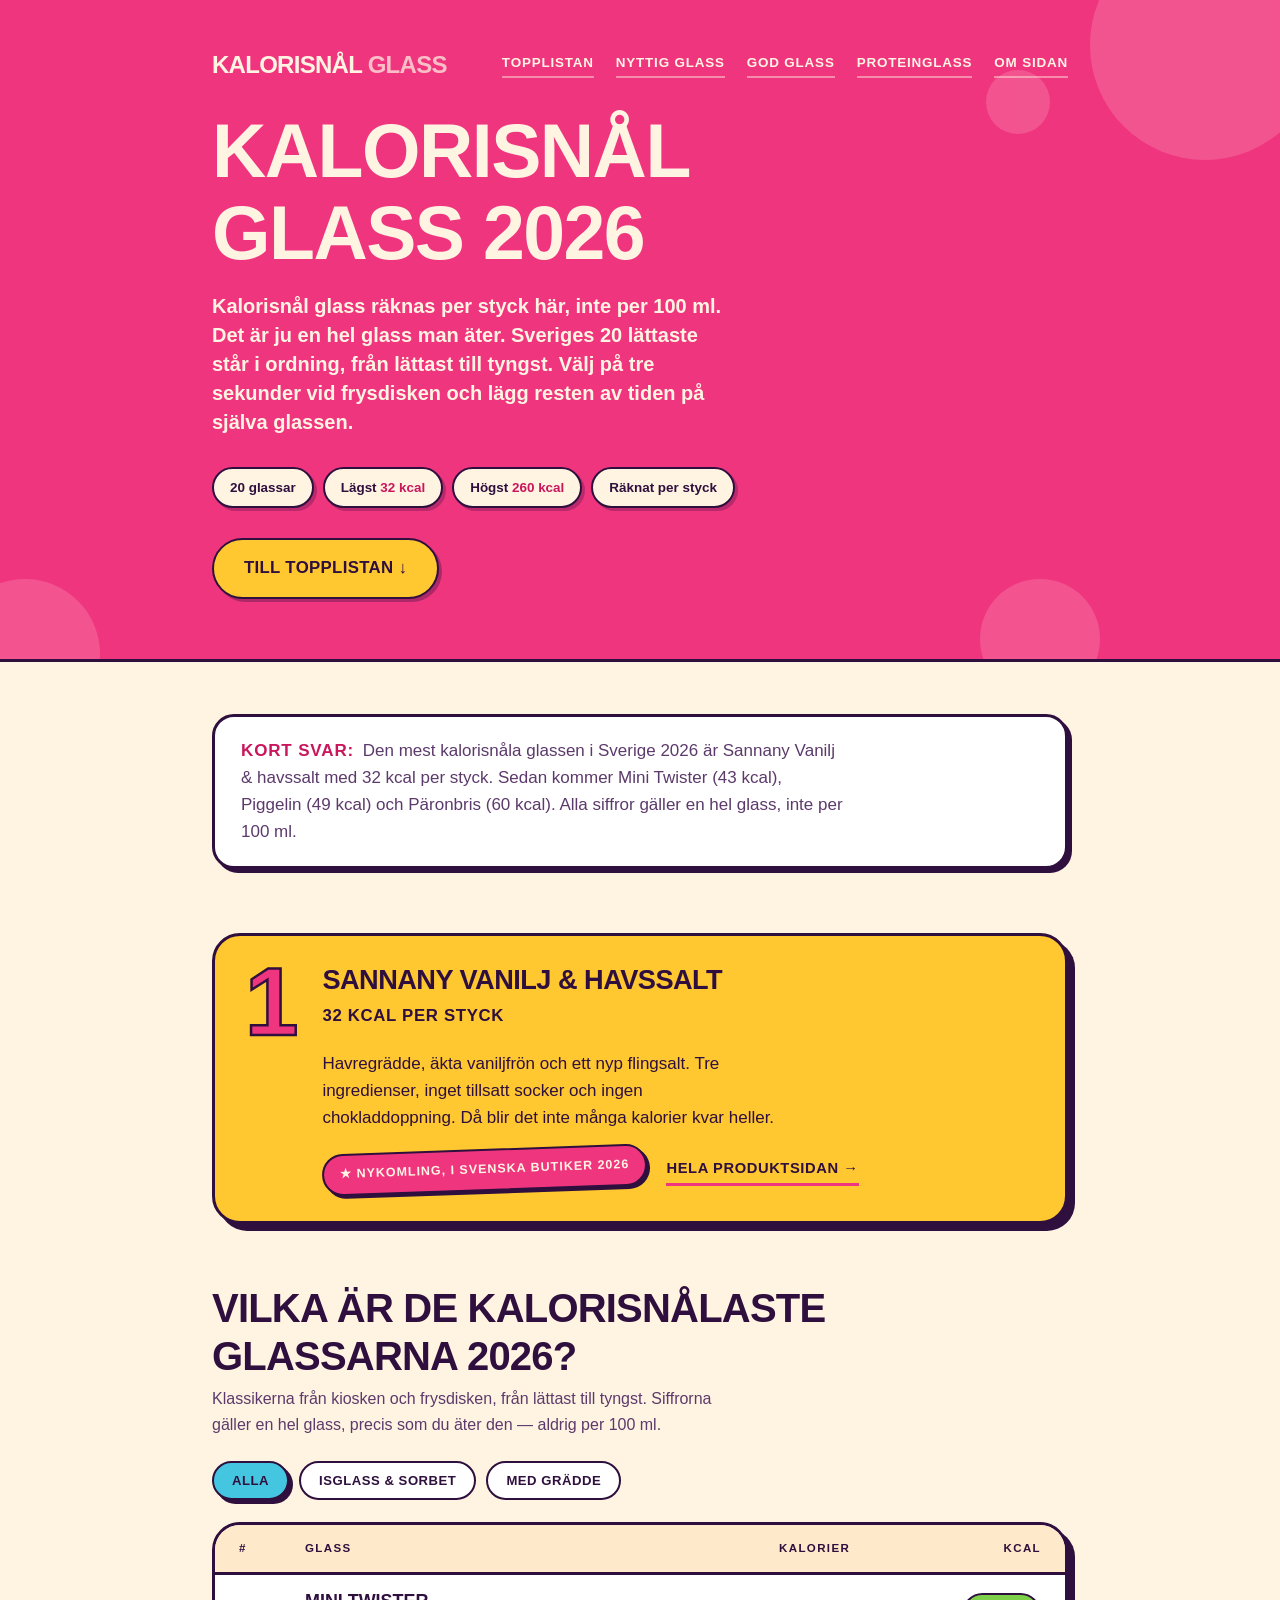
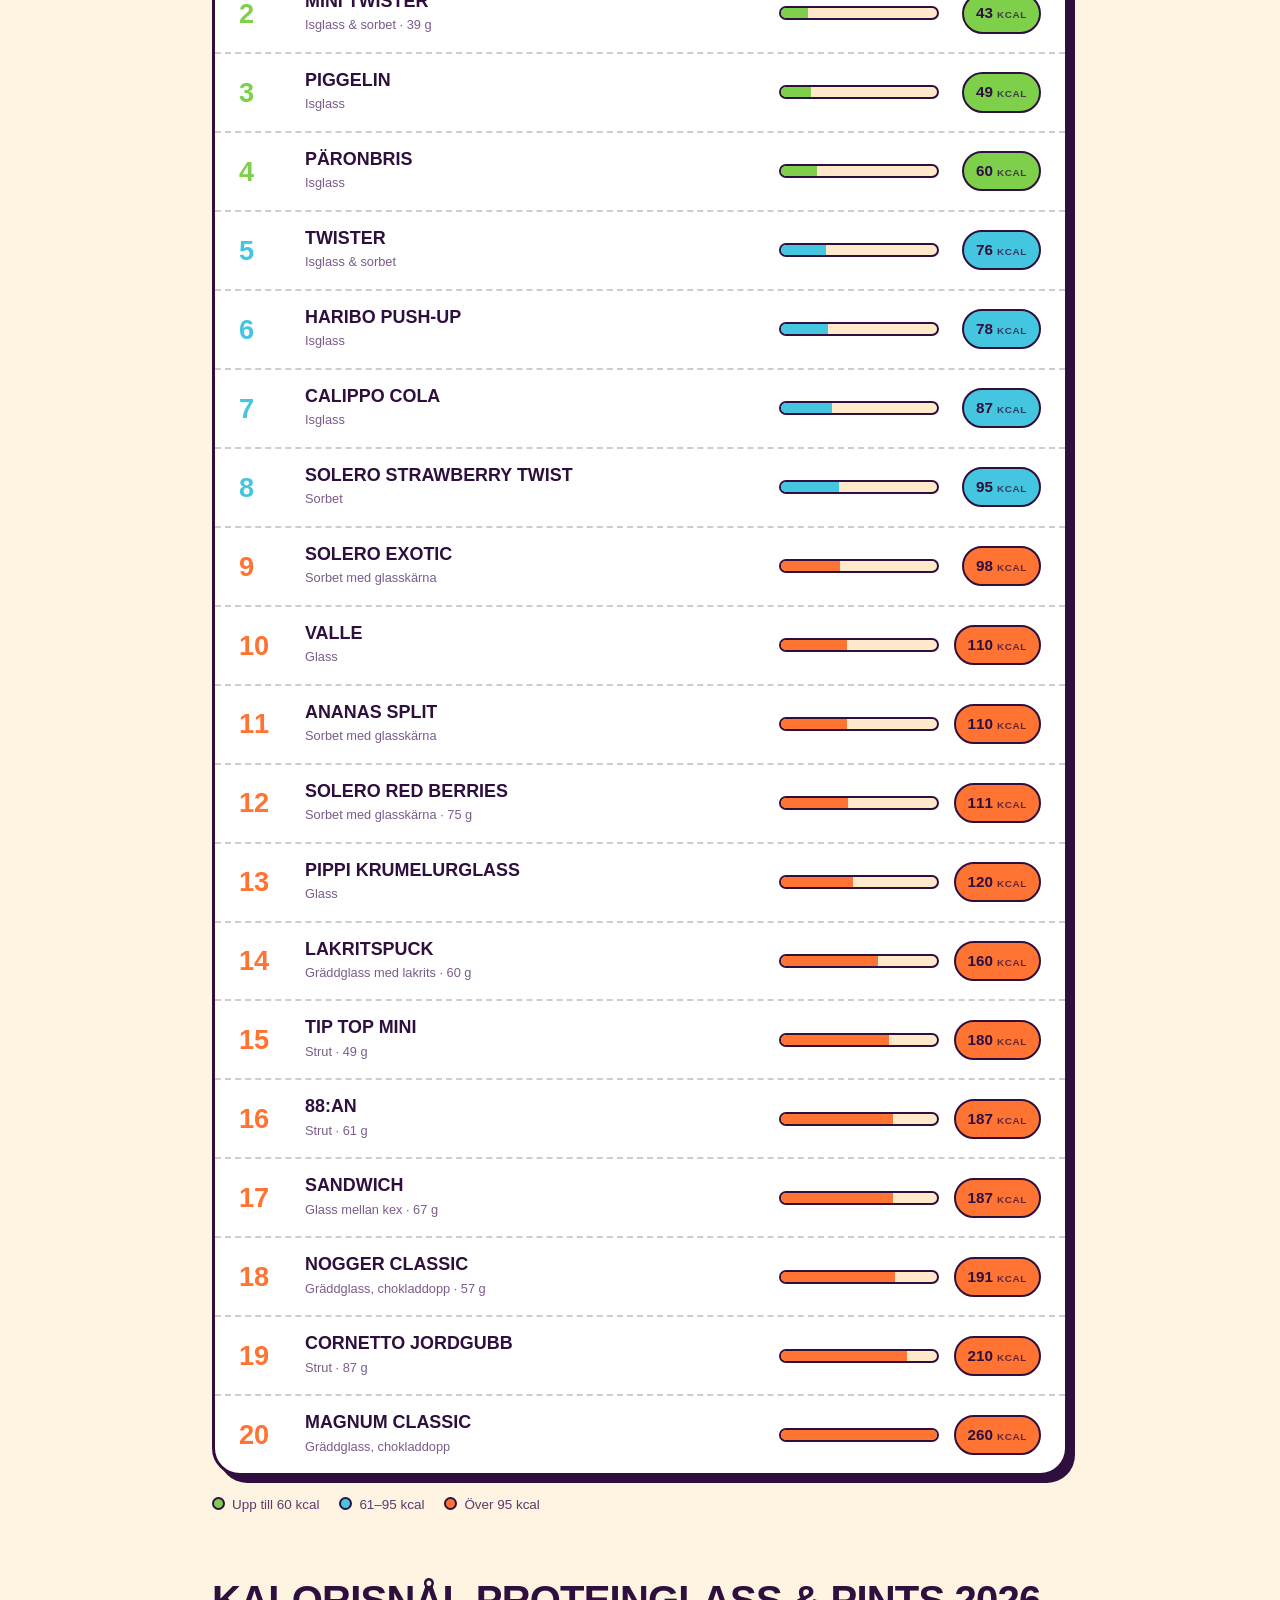
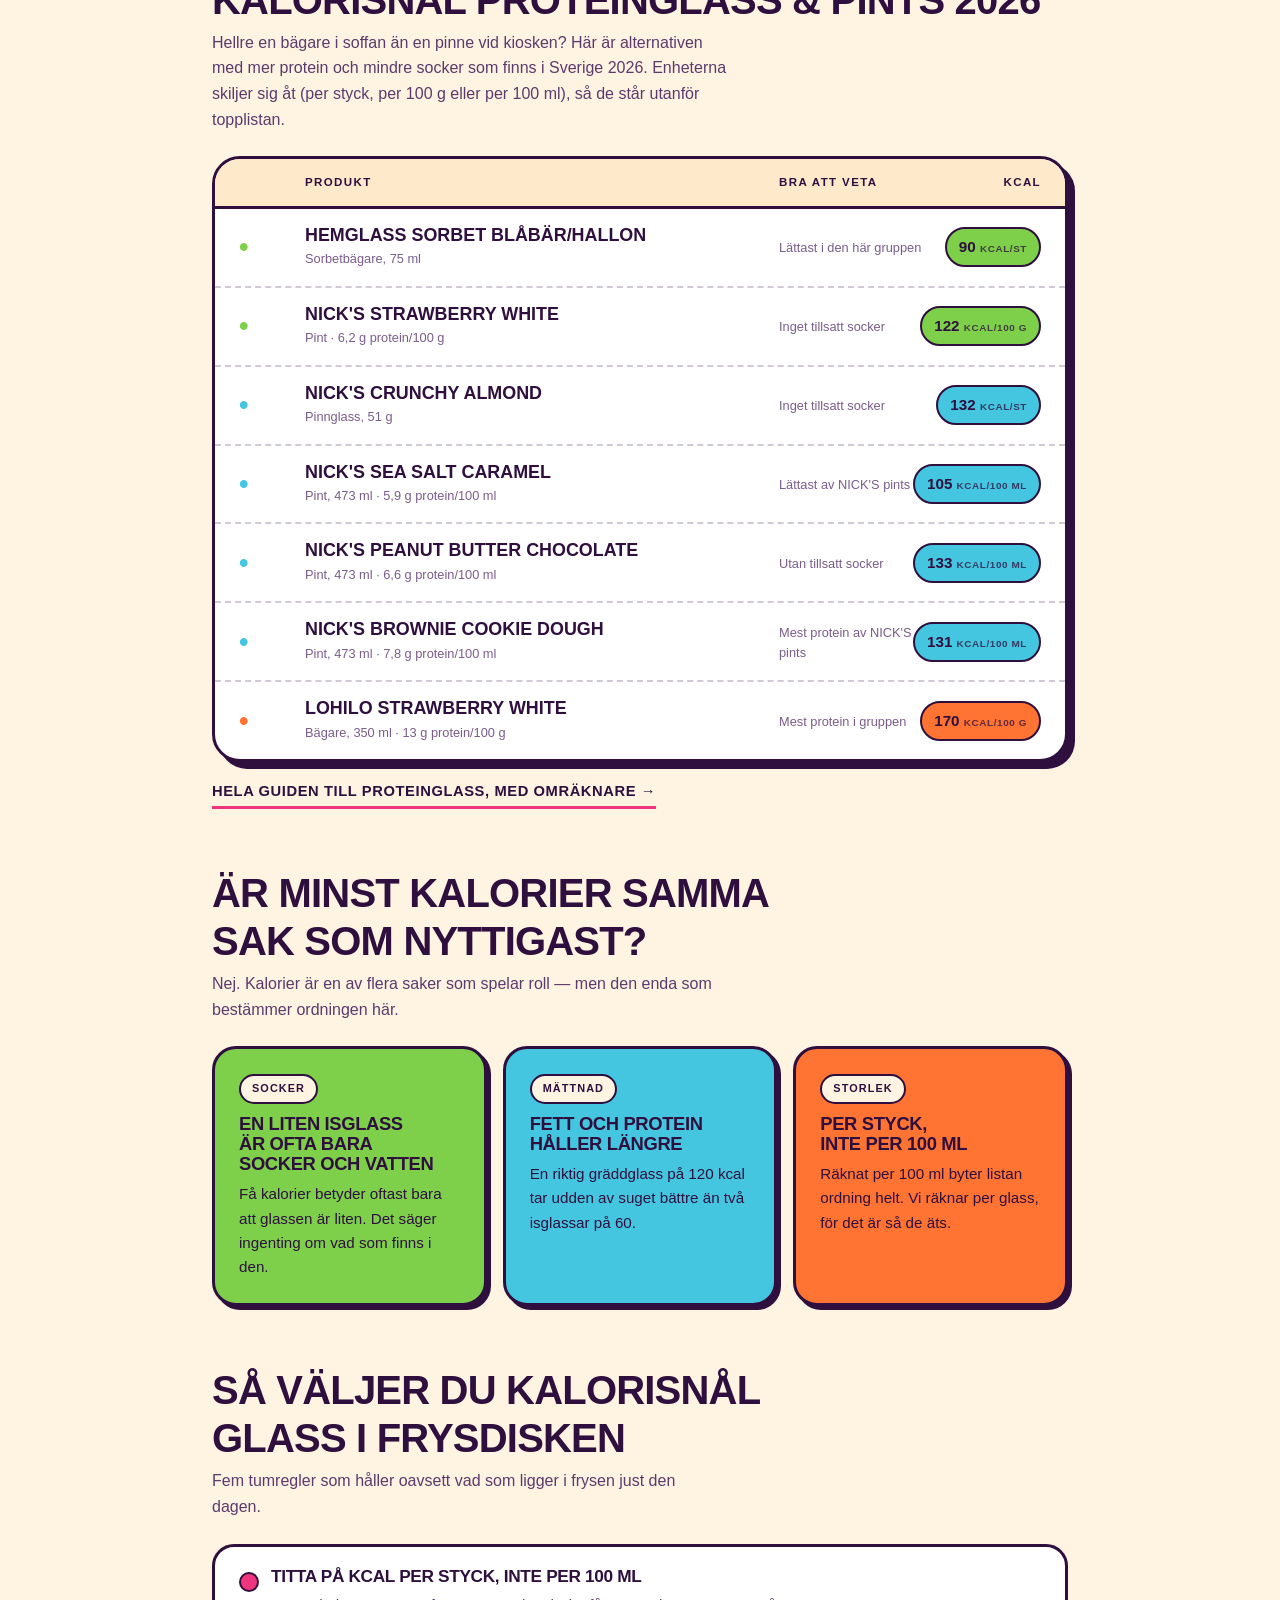
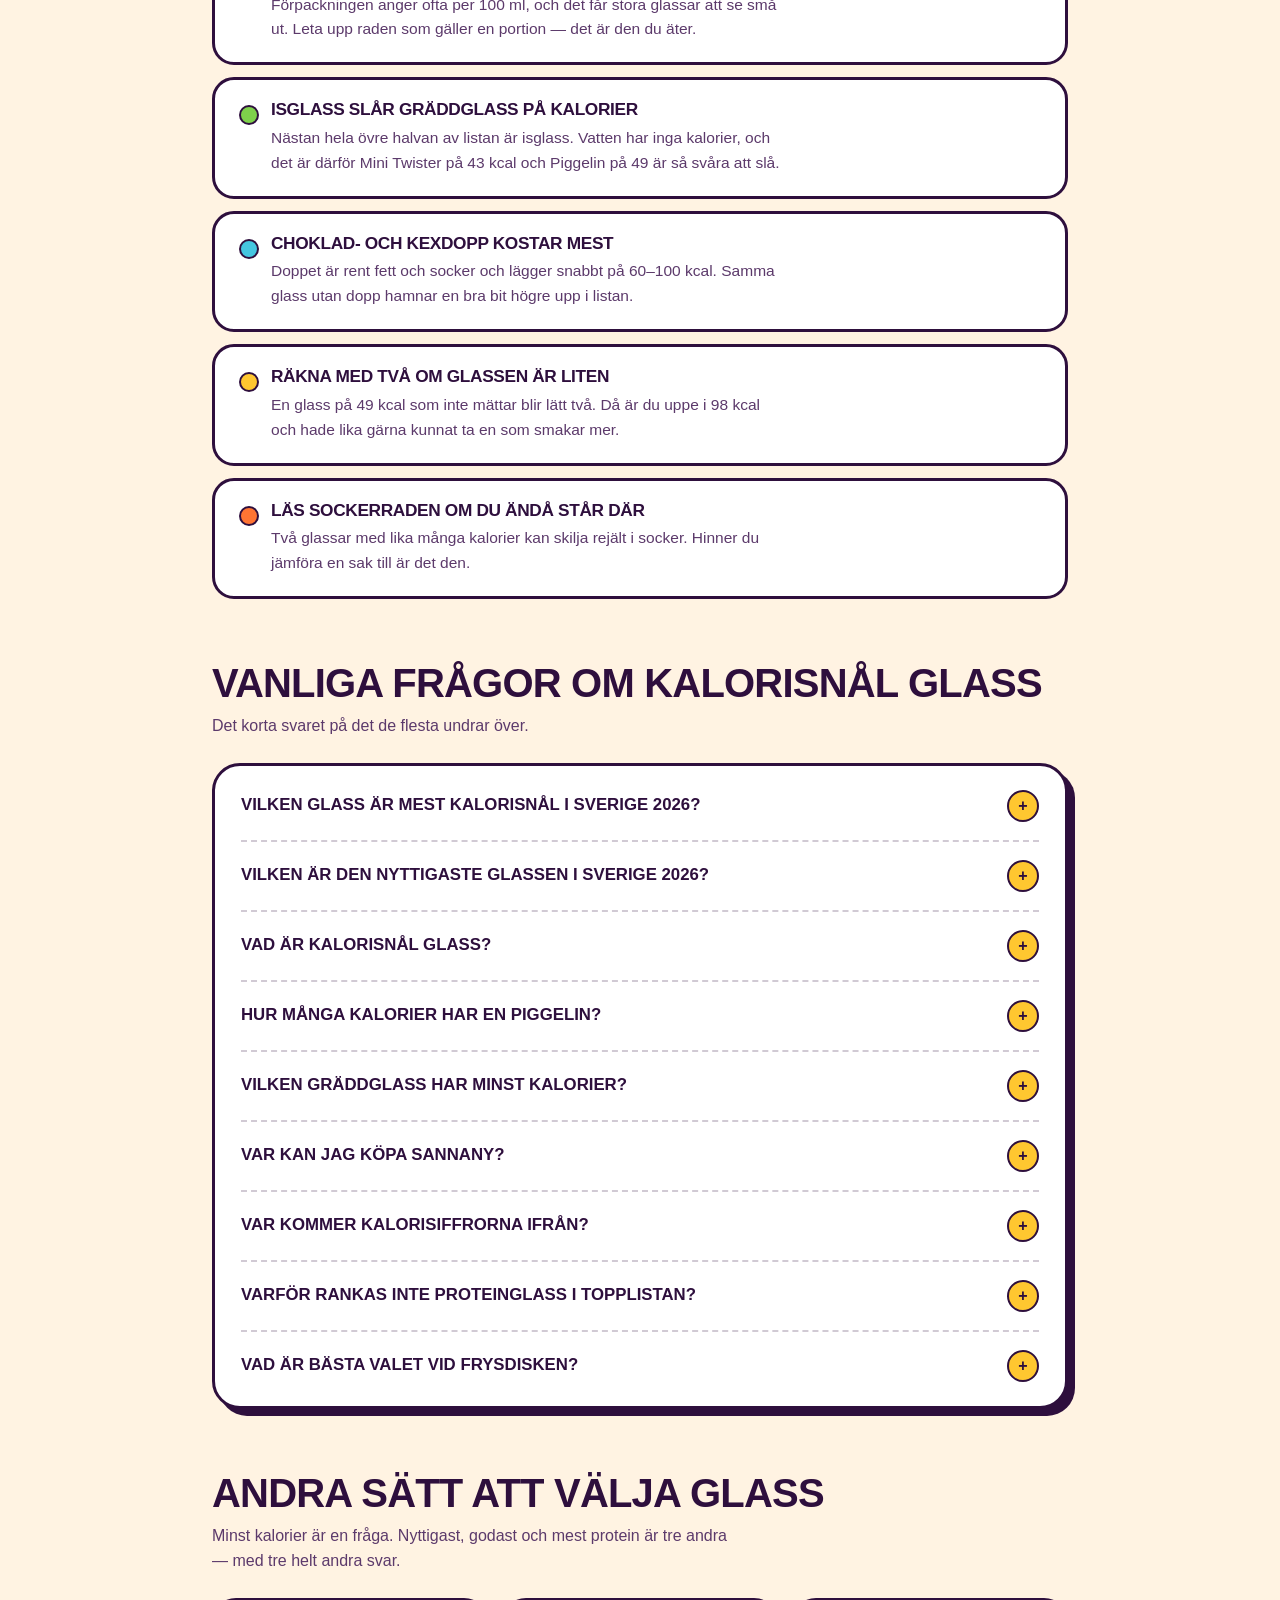
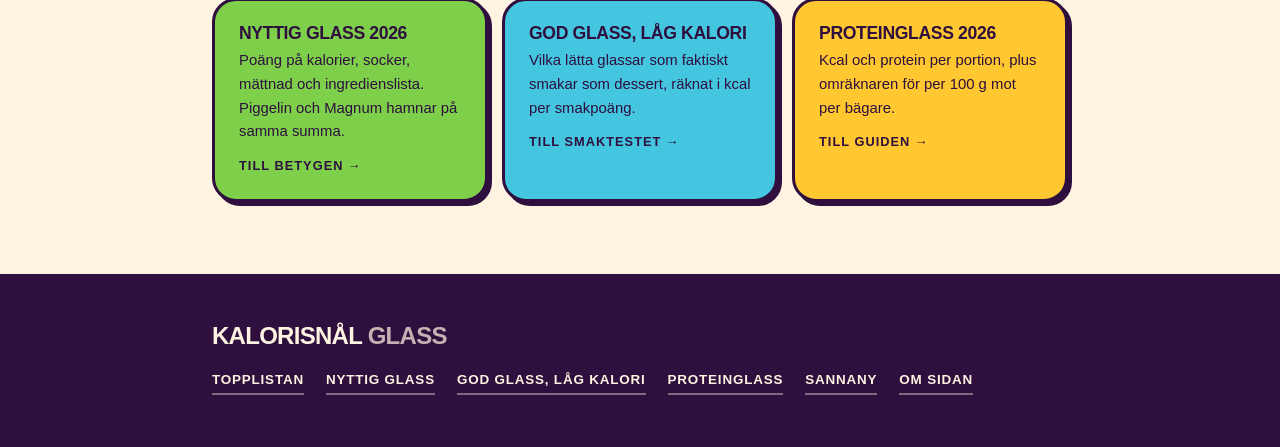
<file: index.html>
<!doctype html>
<html lang="sv">
<head>
<meta charset="utf-8">
<meta name="viewport" content="width=device-width, initial-scale=1">

<title>Kalorisnål glass i Sverige 2026 – topplistan med minst kalorier</title>
<meta name="description" content="Kalorisnål glass i Sverige 2026: de 20 glassarna med minst kalorier per styck – Sannany 32 kcal, Mini Twister 43 kcal, Piggelin 49 kcal.">
<link rel="canonical" href="https://www.kalorisnalglass.se/">
<meta name="robots" content="index, follow, max-snippet:-1, max-image-preview:large">
<meta name="google-site-verification" content="parl-huP4s16xqr0qvLGiXvKXNknpA-ihZ_wbgCuyAg">

<meta property="og:type" content="website">
<meta property="og:locale" content="sv_SE">
<meta property="og:site_name" content="Kalorisnål Glass">
<meta property="og:title" content="Kalorisnål glass i Sverige 2026 – topplistan med minst kalorier">
<meta property="og:description" content="Sveriges 20 glassar med minst kalorier per styck 2026 – från Sannany 32 kcal och Mini Twister 43 kcal och uppåt.">
<meta property="og:url" content="https://www.kalorisnalglass.se/">
<meta property="og:image" content="https://www.kalorisnalglass.se/og-image.png">
<meta property="og:image:width" content="1200">
<meta property="og:image:height" content="630">
<meta property="og:image:alt" content="Kalorisnål glass 2026 – topplistan över Sveriges glassar med minst kalorier">
<meta name="twitter:card" content="summary_large_image">
<meta name="twitter:image" content="https://www.kalorisnalglass.se/og-image.png">

<link rel="icon" href="/favicon.png" sizes="144x144" type="image/png">
<link rel="apple-touch-icon" href="/apple-touch-icon.png">
<meta name="theme-color" content="#F0357F" media="(prefers-color-scheme: light)">
<meta name="theme-color" content="#1B0722" media="(prefers-color-scheme: dark)">

<script>
  document.documentElement.classList.add('js');
  // Skyddsnät: rubrikerna göms bara medan GSAP laddas. Kommer skripten inte fram
  // i tid visas de ändå — en rubrik får aldrig fastna osynlig.
  setTimeout(function () {
    if (!window.__splitReady) document.documentElement.classList.remove('js');
  }, 1500);
</script>

<style>
  /* ================= Tokens ================= */
  :root {
    --cream:      #FFF3E2;
    --cream-2:    #FFE9CB;
    --ink:        #2E0F3D;
    --ink-2:      #5C3A6B;
    --muted:      #7A5C8A;

    --pink:       #F0357F;
    /* Rosa text på ljus botten behöver mörkare ton för att klara 4,5:1 */
    --pink-text:  #C9165C;
    --pink-ink:   #FFF3E2;
    --sun:        #FFC730;
    --lime:       #7ED04B;
    --aqua:       #45C6E0;
    --orange:     #FF7433;

    --ground:     var(--cream);
    --surface:    #FFFFFF;
    --surface-2:  var(--cream-2);
    --line:       var(--ink);
    --hero:       var(--pink);
    --pop:        4px 4px 0 var(--ink);
    --pop-lg:     7px 7px 0 var(--ink);
  }
  @media (prefers-color-scheme: dark) {
    :root {
      --cream:     #FFEEDA;
      --ink:       #FFEEDA;
      --ink-2:     #E2C9DC;
      --muted:     #B294BE;
      --pink-text: #FF7FAE;
      --ground:    #1B0722;
      --surface:   #2A0F35;
      --surface-2: #3A1747;
      --line:      #FFEEDA;
      --hero:      #B8155F;
      --pop:       4px 4px 0 rgba(0,0,0,.55);
      --pop-lg:    7px 7px 0 rgba(0,0,0,.55);
    }
  }
  :root[data-theme="dark"] {
    --cream:     #FFEEDA;
    --ink:       #FFEEDA;
    --ink-2:     #E2C9DC;
    --muted:     #B294BE;
    --pink-text: #FF7FAE;
    --ground:    #1B0722;
    --surface:   #2A0F35;
    --surface-2: #3A1747;
    --line:      #FFEEDA;
    --hero:      #B8155F;
    --pop:       4px 4px 0 rgba(0,0,0,.55);
    --pop-lg:    7px 7px 0 rgba(0,0,0,.55);
  }
  :root[data-theme="light"] {
    --cream:     #FFF3E2;
    --ink:       #2E0F3D;
    --ink-2:     #5C3A6B;
    --muted:     #7A5C8A;
    --pink-text: #C9165C;
    --ground:    #FFF3E2;
    --surface:   #FFFFFF;
    --surface-2: #FFE9CB;
    --line:      #2E0F3D;
    --hero:      #F0357F;
    --pop:       4px 4px 0 #2E0F3D;
    --pop-lg:    7px 7px 0 #2E0F3D;
  }

  /* Chips/badges always sit on a light fill, so their text stays plum in both themes.
     The pink accent inside them must likewise never flip to the dark-mode tint. */
  :root { --on-bright: #2E0F3D; --pink-on-bright: #C9165C; }

  :root {
    --display: ui-rounded, "SF Pro Rounded", "Arial Rounded MT Bold", "Avenir Next", Futura, "Trebuchet MS", sans-serif;
    --body: "Avenir Next", "Helvetica Neue", Helvetica, Arial, sans-serif;
  }

  * { box-sizing: border-box; }

  body {
    margin: 0;
    background: var(--ground);
    color: var(--ink);
    font-family: var(--body);
    font-size: 17px;
    line-height: 1.6;
    -webkit-font-smoothing: antialiased;
  }

  .wrap { max-width: 900px; margin: 0 auto; padding: 0 22px; }

  h1, h2, h3, .display {
    font-family: var(--display);
    font-weight: 800;
    letter-spacing: -.02em;
    text-wrap: balance;
  }

  /* ================= Hero ================= */
  .hero {
    position: relative;
    overflow: hidden;
    background: var(--hero);
    color: var(--pink-ink);
    border-bottom: 3px solid var(--line);
  }
  .hero .wrap { padding-top: 46px; padding-bottom: 52px; position: relative; z-index: 1; }

  .bubbles { position: absolute; inset: 0; z-index: 0; pointer-events: none; opacity: .16; }
  .bubbles span {
    position: absolute;
    border-radius: 50%;
    background: var(--cream);
  }

  .brandrow {
    display: flex;
    align-items: center;
    justify-content: space-between;
    gap: 16px;
    flex-wrap: wrap;
    margin-bottom: 34px;
  }
  .brand {
    font-family: var(--display);
    font-weight: 800;
    font-size: 1.5rem;
    letter-spacing: -.03em;
    text-transform: uppercase;
    color: var(--pink-ink);
  }
  .brand span { opacity: .72; font-weight: 800; }

  h1 {
    font-size: clamp(2.15rem, 9.2vw, 4.7rem);
    line-height: .88;
    text-transform: uppercase;
    margin: 0;
    color: var(--pink-ink);
  }

  .standfirst {
    max-width: 46ch;
    margin: 26px 0 0;
    font-size: 1.25rem;
    font-weight: 600;
    line-height: 1.45;
    color: var(--pink-ink);
  }

  .toc { display: flex; flex-wrap: wrap; gap: 8px 22px; align-items: center; }
  .toc a {
    color: var(--pink-ink);
    font-family: var(--display);
    font-weight: 800;
    font-size: .84rem;
    letter-spacing: .06em;
    text-transform: uppercase;
    text-decoration: none;
    border-bottom: 2.5px solid color-mix(in srgb, var(--pink-ink) 45%, transparent);
    padding-bottom: 2px;
  }
  .toc a:hover, .toc a:focus-visible { border-bottom-color: var(--pink-ink); }
  .toc a:focus-visible { outline: 3px solid var(--sun); outline-offset: 3px; }

  section[id] { scroll-margin-top: 96px; }
  html { scroll-behavior: smooth; }

  /* ============ Masked Text Reveal — OSMO (GSAP SplitText) ============ */
  /* Göms bara när JS finns; blir synlig igen om GSAP saknas eller reduced motion gäller */
  .js [data-split="heading"] { visibility: hidden; }
  /* Maskerna klipper vid radrutan (line-height ≤ 1) — ge Å-ringar och nedstaplar luft utan layoutskift */
  .line-mask { padding-block: .2em; margin-block: -.2em; }

  /* ============ Bouncy CTA — OSMO "Tilting Bouncing Button" (Ilja van Eck) ============ */
  :root {
    --ease-elastic: linear(0, 0.55 7.5%, 0.85 12%, 0.95 14%, 1.03 16.5%, 1.09 20%, 1.13 22%, 1.14 23%, 1.15 24.5%, 1.15 26%, 1.13 28%, 1.11 31%, 1.05 39%, 1.02 43%, 0.99 47%, 0.98 52%, 0.97 59%, 1.002 81%, 1);
  }
  .btn-bounce {
    color: var(--on-bright);
    font-family: var(--display);
    font-weight: 800;
    font-size: 1.05rem;
    letter-spacing: .02em;
    text-transform: uppercase;
    text-decoration: none;
    display: inline-block;
    margin-top: 30px;
    padding-left: 1.9em;
    padding-right: 1.9em;
    position: relative;
  }
  .btn-bounce-bg {
    z-index: 0;
    background-color: var(--sun);
    border: 2.5px solid var(--on-bright);
    border-radius: 100em;
    box-shadow: 3px 3px 0 rgba(46,15,61,.35);
    position: absolute;
    inset: 0%;
  }
  .btn-bounce-text { z-index: 1; display: block; position: relative; }
  .btn-bounce-text__wrap { padding-top: 1em; padding-bottom: 1em; overflow: hidden; }
  @media (hover: hover) and (pointer: fine) {
    .btn-bounce, .btn-bounce-text, .btn-bounce-text__wrap {
      transition: transform .65s var(--ease-elastic);
    }
    .btn-bounce-text {
      --text-duplicate-distance: 3em;
      text-shadow: 0px var(--text-duplicate-distance) currentColor;
    }
    .btn-bounce:hover { transform: scale(.92) rotate(-3deg); }
    .btn-bounce:hover .btn-bounce-text__wrap { transform: rotate(3deg); }
    .btn-bounce:hover .btn-bounce-text { transform: translate(0, calc(-1 * var(--text-duplicate-distance))); }
  }

  /* ============ Flytande nav — OSMO "Detect Scrolling Direction" ============ */
  .floatnav {
    position: fixed;
    top: 14px;
    left: 0;
    right: 0;
    margin-inline: auto;
    width: fit-content;
    z-index: 50;
    display: flex;
    align-items: center;
    gap: 22px;
    max-width: calc(100vw - 28px);
    background: var(--surface);
    border: 2.5px solid var(--line);
    border-radius: 999px;
    box-shadow: var(--pop);
    padding: 10px 22px;
    transform: translateY(-160%) rotate(0.001deg);
    transition: transform .6s var(--ease-elastic);
  }
  [data-scrolling-started="true"][data-scrolling-direction="up"] .floatnav {
    transform: translateY(0%) rotate(0.001deg);
  }
  .floatnav__brand {
    font-family: var(--display);
    font-weight: 800;
    font-size: .95rem;
    letter-spacing: -.02em;
    text-transform: uppercase;
    color: var(--ink);
    text-decoration: none;
    white-space: nowrap;
  }
  .floatnav__brand span { color: var(--pink-text); }
  .floatnav .toc a {
    color: var(--ink);
    border-bottom-color: color-mix(in srgb, var(--ink) 30%, transparent);
  }
  .floatnav .toc a:hover, .floatnav .toc a:focus-visible { border-bottom-color: var(--pink-text); color: var(--pink-text); }
  @media (max-width: 640px) {
    .floatnav { gap: 14px; padding: 9px 16px; }
    .floatnav__brand span { display: none; }
    .floatnav .toc { gap: 6px 12px; }
    .floatnav .toc a { font-size: .72rem; }

    .hero .wrap { padding-top: 34px; padding-bottom: 40px; }
    .brandrow { margin-bottom: 24px; }
    .standfirst { font-size: 1.08rem; margin-top: 20px; }
    .stats { margin-top: 22px; }

    /* Navlänkarna är bara ~23 px höga — ge dem en 40 px träffyta utan att
       flytta en enda pixel, och luftigare radavstånd så ytorna inte överlappar */
    .toc { gap: 16px 20px; }
    footer nav { gap: 16px 20px; }
    .toc a, footer nav a { position: relative; }
    .toc a::after, footer nav a::after {
      content: "";
      position: absolute;
      left: 0; right: 0; top: 50%;
      height: 40px;
      transform: translateY(-50%);
    }
  }

  .stats { display: flex; flex-wrap: wrap; gap: 9px; margin-top: 30px; }
  .stat {
    background: var(--cream);
    color: var(--on-bright);
    border: 2.5px solid var(--on-bright);
    border-radius: 999px;
    padding: 8px 16px;
    font-family: var(--display);
    font-weight: 800;
    font-size: .84rem;
    font-variant-numeric: tabular-nums;
    box-shadow: 3px 3px 0 rgba(46,15,61,.28);
  }
  .stat b { color: var(--pink-on-bright); }

  /* ================= Sections ================= */
  section { margin-top: 64px; }
  section:first-of-type { margin-top: 52px; }

  h2 { font-size: clamp(1.7rem, 5vw, 2.5rem); line-height: 1; text-transform: uppercase; margin: 0 0 10px; }
  .section-note { color: var(--ink-2); font-size: 1rem; margin: 0 0 24px; max-width: 58ch; }

  /* Grundton för länkar i löptext. Utan den ärver de webbläsarens blå, som både
     bryter mot färgskalan och faller under 4,5:1 i mörkt läge. */
  main a:not([class]) { color: var(--pink-text); font-weight: 600; }
  .card a:not([class]), .champion a:not([class]) { color: var(--on-bright); font-weight: 700; text-underline-offset: 3px; }

  /* ================= Kort svar ================= */
  .tldr {
    background: var(--surface);
    border: 3px solid var(--line);
    border-radius: 22px;
    box-shadow: var(--pop);
    padding: 20px 26px;
  }
  .tldr p { margin: 0; max-width: 64ch; font-weight: 500; color: var(--ink-2); }
  .tldr b {
    font-family: var(--display);
    font-weight: 800;
    text-transform: uppercase;
    letter-spacing: .05em;
    color: var(--pink-text);
    margin-right: 4px;
  }

  /* ================= Sannany ================= */
  .champion {
    position: relative;
    background: var(--sun);
    color: var(--on-bright);
    border: 3px solid var(--on-bright);
    border-radius: 28px;
    box-shadow: var(--pop-lg);
    padding: 30px;
    display: grid;
    grid-template-columns: auto 1fr;
    gap: 6px 24px;
    align-items: start;
  }
  .champion .rank {
    font-family: var(--display);
    font-weight: 800;
    font-size: clamp(4rem, 15vw, 6rem);
    line-height: .74;
    color: var(--pink);
    -webkit-text-stroke: 2.5px var(--on-bright);
    font-variant-numeric: tabular-nums;
    grid-row: span 2;
  }
  .champion h3 { font-size: 1.7rem; margin: 0; text-transform: uppercase; line-height: 1; }
  .champion .kcal-big {
    font-family: var(--display);
    font-weight: 800;
    font-size: 1.05rem;
    margin: 10px 0 0;
    letter-spacing: .04em;
    text-transform: uppercase;
  }
  .champion .blurb { margin: 14px 0 0; max-width: 48ch; font-weight: 500; }
  .champion .more {
    display: inline-block;
    margin: 18px 0 0 14px;
    font-family: var(--display);
    font-weight: 800;
    font-size: .92rem;
    letter-spacing: .04em;
    text-transform: uppercase;
    color: var(--on-bright);
    text-decoration: none;
    border-bottom: 3px solid var(--pink);
    padding-bottom: 2px;
  }
  .champion .more:hover, .champion .more:focus-visible { color: var(--pink); }
  .champion .more:focus-visible { outline: 3px solid var(--pink); outline-offset: 3px; }
  .stamp {
    display: inline-block;
    margin: 18px 0 0;
    padding: 9px 16px;
    background: var(--pink);
    color: var(--cream);
    border: 2.5px solid var(--on-bright);
    border-radius: 999px;
    box-shadow: 3px 3px 0 var(--on-bright);
    font-family: var(--display);
    font-weight: 800;
    font-size: .78rem;
    letter-spacing: .08em;
    text-transform: uppercase;
    transform: rotate(-2deg);
  }

  /* ================= Filter ================= */
  .filters { display: flex; flex-wrap: wrap; gap: 10px; margin: 0 0 22px; }
  .chip {
    font-family: var(--display);
    font-weight: 800;
    font-size: .82rem;
    letter-spacing: .04em;
    text-transform: uppercase;
    padding: 10px 18px;
    border: 2.5px solid var(--line);
    background: var(--surface);
    color: var(--ink);
    border-radius: 999px;
    cursor: pointer;
    transition: transform .12s ease, box-shadow .12s ease;
  }
  .chip:hover { transform: translate(-2px,-2px); box-shadow: var(--pop); }
  .chip[aria-pressed="true"] {
    background: var(--aqua);
    color: var(--on-bright);
    border-color: var(--on-bright);
    box-shadow: var(--pop);
  }
  .chip:focus-visible { outline: 3px solid var(--pink); outline-offset: 3px; }

  /* ================= Board ================= */
  .board {
    background: var(--surface);
    border: 3px solid var(--line);
    border-radius: 28px;
    box-shadow: var(--pop-lg);
    overflow: hidden;
  }
  .board-head {
    display: grid;
    grid-template-columns: 52px 1fr 160px 88px;
    gap: 14px;
    padding: 14px 24px;
    border-bottom: 3px solid var(--line);
    background: var(--surface-2);
    font-family: var(--display);
    font-weight: 800;
    font-size: .72rem;
    letter-spacing: .12em;
    text-transform: uppercase;
    color: var(--ink);
  }
  .board-head span:last-child { text-align: right; }

  .row {
    display: grid;
    grid-template-columns: 52px 1fr 160px 88px;
    gap: 14px;
    align-items: center;
    padding: 16px 24px;
    border-bottom: 2px dashed color-mix(in srgb, var(--ink) 22%, transparent);
  }
  .row:last-of-type { border-bottom: 0; }
  .row[hidden] { display: none; }

  .row .rank {
    font-family: var(--display);
    font-weight: 800;
    font-size: 1.7rem;
    color: var(--band);
    font-variant-numeric: tabular-nums;
    line-height: 1;
  }
  .row .name {
    font-family: var(--display);
    font-weight: 800;
    font-size: 1.12rem;
    line-height: 1.2;
    text-transform: uppercase;
  }
  .row .kind {
    font-size: .8rem;
    color: var(--muted);
    margin-top: 3px;
    font-weight: 500;
  }
  .track {
    height: 14px;
    border-radius: 999px;
    background: var(--surface-2);
    border: 2.5px solid var(--line);
    overflow: hidden;
  }
  .fill { display: block; height: 100%; width: var(--w); background: var(--band); }
  .is-animating .fill { width: 0; transition: width .85s cubic-bezier(.2,.9,.3,1); transition-delay: var(--d, 0ms); }
  .kcal {
    justify-self: end;
    background: var(--band);
    color: var(--on-bright);
    border: 2.5px solid var(--on-bright);
    border-radius: 999px;
    padding: 6px 12px;
    font-family: var(--display);
    font-weight: 800;
    font-size: .95rem;
    font-variant-numeric: tabular-nums;
    white-space: nowrap;
  }
  .kcal small { font-size: .62rem; letter-spacing: .06em; text-transform: uppercase; opacity: .75; }

  .row[data-band="latt"]   { --band: var(--lime); }
  .row[data-band="mellan"] { --band: var(--aqua); }
  .row[data-band="tyngst"] { --band: var(--orange); }

  .empty { padding: 30px 24px; color: var(--muted); margin: 0; font-weight: 500; }

  .legend {
    display: flex;
    flex-wrap: wrap;
    gap: 8px 20px;
    margin-top: 18px;
    font-size: .84rem;
    color: var(--ink-2);
    font-weight: 500;
  }
  .legend i { display: inline-block; width: 13px; height: 13px; border-radius: 50%; border: 2px solid var(--line); margin-right: 7px; vertical-align: -1px; }

  /* ================= Cards ================= */
  .cards { display: grid; grid-template-columns: repeat(auto-fit, minmax(238px, 1fr)); gap: 16px; }
  .card {
    border: 3px solid var(--on-bright);
    border-radius: 24px;
    padding: 24px;
    box-shadow: var(--pop);
    color: var(--on-bright);
  }
  .card:nth-child(1) { background: var(--lime); }
  .card:nth-child(2) { background: var(--aqua); }
  .card:nth-child(3) { background: var(--orange); }
  .card h3 { font-size: 1.15rem; margin: 10px 0 8px; line-height: 1.1; text-transform: uppercase; }
  .card p { margin: 0; font-size: .95rem; font-weight: 500; }
  .card .metric {
    display: inline-block;
    background: var(--cream);
    border: 2px solid var(--on-bright);
    border-radius: 999px;
    padding: 4px 11px;
    font-family: var(--display);
    font-weight: 800;
    font-size: .68rem;
    letter-spacing: .1em;
    text-transform: uppercase;
  }

  /* ================= Tips ================= */
  .tips { list-style: none; margin: 0; padding: 0; display: grid; gap: 12px; }
  .tips li {
    background: var(--surface);
    border: 3px solid var(--line);
    border-radius: 22px;
    padding: 20px 24px;
    display: grid;
    grid-template-columns: 16px 1fr;
    gap: 16px;
    align-items: start;
  }
  .tips li::before {
    content: "";
    width: 16px; height: 16px;
    border-radius: 50%;
    border: 2.5px solid var(--line);
    background: var(--dot);
    margin-top: 5px;
  }
  .tips h3 { font-size: 1.08rem; margin: 0 0 6px; text-transform: uppercase; line-height: 1.15; }
  .tips p { margin: 0; color: var(--ink-2); font-size: .97rem; max-width: 60ch; font-weight: 500; }

  /* ================= FAQ ================= */
  .faq {
    background: var(--surface);
    border: 3px solid var(--line);
    border-radius: 28px;
    box-shadow: var(--pop-lg);
    padding: 6px 26px;
  }
  details + details { border-top: 2px dashed color-mix(in srgb, var(--ink) 22%, transparent); }
  details summary {
    cursor: pointer;
    padding: 18px 0;
    font-family: var(--display);
    font-weight: 800;
    font-size: 1.05rem;
    text-transform: uppercase;
    list-style: none;
    display: flex;
    justify-content: space-between;
    gap: 18px;
    align-items: center;
  }
  details summary::-webkit-details-marker { display: none; }
  details summary::after {
    content: "+";
    font-family: var(--display);
    font-weight: 800;
    color: var(--on-bright);
    background: var(--sun);
    border: 2.5px solid var(--on-bright);
    border-radius: 50%;
    width: 28px; height: 28px;
    display: grid; place-items: center;
    flex: 0 0 auto;
    font-size: 1rem;
    line-height: 1;
  }
  details[open] summary::after { content: "\2013"; background: var(--pink); color: var(--cream); }
  details summary:focus-visible { outline: 3px solid var(--pink); outline-offset: 3px; }
  details .answer { padding: 0 0 20px; color: var(--ink-2); max-width: 62ch; font-weight: 500; }
  details .answer p { margin: 0 0 10px; }
  details .answer p:last-child { margin-bottom: 0; }
  details .answer a { color: var(--pink-text); font-weight: 600; }

  /* ================= Footer ================= */
  footer {
    margin-top: 72px;
    background: var(--ink);
    color: var(--ground);
    border-top: 3px solid var(--line);
  }
  footer .wrap { padding: 40px 22px 52px; }
  footer .brand { color: var(--ground); margin-bottom: 14px; display: block; }
  footer p { max-width: 66ch; font-size: .92rem; margin: 0; opacity: .82; font-weight: 500; }
  footer a { color: inherit; font-weight: 700; text-underline-offset: 3px; }
  footer nav { display: flex; flex-wrap: wrap; gap: 10px 22px; }
  footer nav a {
    color: var(--ground);
    font-family: var(--display);
    font-weight: 800;
    font-size: .84rem;
    letter-spacing: .06em;
    text-transform: uppercase;
    text-decoration: none;
    border-bottom: 2.5px solid color-mix(in srgb, var(--ground) 40%, transparent);
    padding-bottom: 2px;
  }
  footer nav a:hover, footer nav a:focus-visible { border-bottom-color: var(--ground); }

  .more-link {
    display: inline-block;
    margin-top: 18px;
    font-family: var(--display);
    font-weight: 800;
    font-size: .92rem;
    letter-spacing: .04em;
    text-transform: uppercase;
    color: var(--ink);
    text-decoration: none;
    border-bottom: 3px solid var(--pink);
    padding-bottom: 2px;
  }
  .more-link:hover, .more-link:focus-visible { color: var(--pink-text); }
  .more-link:focus-visible { outline: 3px solid var(--sun); outline-offset: 3px; }

  /* ================= Systersidor ================= */
  .siblings { display: grid; grid-template-columns: repeat(auto-fit, minmax(232px, 1fr)); gap: 14px; }
  .sibling {
    display: block;
    text-decoration: none;
    color: var(--on-bright);
    background: var(--dot, var(--sun));
    border: 3px solid var(--on-bright);
    border-radius: 24px;
    box-shadow: var(--pop);
    padding: 22px 24px;
    transition: transform .25s var(--ease-elastic);
  }
  .sibling:hover, .sibling:focus-visible { transform: translate(-3px, -3px) rotate(-1deg); }
  .sibling:focus-visible { outline: 3px solid var(--pink); outline-offset: 3px; }
  .sibling h3 { font-size: 1.1rem; margin: 0 0 6px; text-transform: uppercase; line-height: 1.15; }
  .sibling p { margin: 0; font-size: .93rem; font-weight: 500; opacity: 1; }
  .sibling .go { display: block; margin-top: 12px; font-family: var(--display); font-weight: 800; font-size: .8rem; letter-spacing: .08em; text-transform: uppercase; }

  @media (max-width: 640px) {
    .board-head { grid-template-columns: 34px 1fr auto; }
    .board-head span:nth-child(3) { display: none; }
    .row { grid-template-columns: 34px 1fr auto; gap: 10px 12px; padding: 15px 16px; }
    .row .rank { grid-row: 1; grid-column: 1; }
    .row .kcal { grid-row: 1; grid-column: 3; }
    .row .track { grid-row: 2; grid-column: 1 / 4; }
    .pints .row > .kind { display: none; }
    .row .rank { font-size: 1.3rem; }
    .board, .faq, .champion { border-radius: 22px; }
    .champion { grid-template-columns: 1fr; padding: 24px; }
    .champion .rank { grid-row: auto; }
    .faq { padding: 4px 20px; }
  }

  @media (prefers-reduced-motion: reduce) {
    html { scroll-behavior: auto; }
    .is-animating .fill { transition: none; width: var(--w); }
    .chip, .btn-bounce, .btn-bounce-text, .btn-bounce-text__wrap, .floatnav { transition: none; }
  }
</style>
</head>
<body data-scrolling-started="false" data-scrolling-direction="up">

<div class="floatnav">
  <a href="/" class="floatnav__brand">Kalorisnål<span>&nbsp;Glass</span></a>
  <nav class="toc" aria-label="Snabbnavigering">
    <a href="#topplista">Topplistan</a>
    <a href="/nyttig-glass/">Nyttig glass</a>
    <a href="/god-glass-lag-kalori/">God glass</a>
    <a href="/proteinglass/">Proteinglass</a>
  </nav>
</div>

<header class="hero">
  <div class="bubbles" aria-hidden="true">
    <span style="width:230px;height:230px;top:-70px;right:-40px;"></span>
    <span style="width:120px;height:120px;bottom:-40px;right:180px;"></span>
    <span style="width:64px;height:64px;top:70px;right:230px;"></span>
    <span style="width:150px;height:150px;bottom:-70px;left:-50px;"></span>
  </div>
  <div class="wrap">
    <div class="brandrow">
      <span class="brand">Kalorisnål <span>Glass</span></span>
      <nav class="toc" aria-label="Innehåll">
        <a href="#topplista">Topplistan</a>
        <a href="/nyttig-glass/">Nyttig glass</a>
        <a href="/god-glass-lag-kalori/">God glass</a>
        <a href="/proteinglass/">Proteinglass</a>
        <a href="/om/">Om sidan</a>
      </nav>
    </div>

    <h1 data-split="heading" data-split-reveal="words">Kalorisnål glass 2026</h1>

    <p class="standfirst">
      Kalorisnål glass räknas per styck här, inte per 100 ml. Det är ju en hel glass man äter.
      Sveriges 20 lättaste står i ordning, från lättast till tyngst. Välj på tre sekunder vid
      frysdisken och lägg resten av tiden på själva glassen.
    </p>

    <div class="stats">
      <span class="stat">20 glassar</span>
      <span class="stat">Lägst <b>32 kcal</b></span>
      <span class="stat">Högst <b>260 kcal</b></span>
      <span class="stat">Räknat per styck</span>
    </div>

    <a href="#topplista" class="btn-bounce">
      <div class="btn-bounce-bg"></div>
      <div class="btn-bounce-text__wrap">
        <span class="btn-bounce-text">Till topplistan ↓</span>
      </div>
    </a>
  </div>
</header>

<main class="wrap">

  <section id="kort-svar" aria-label="Kort svar">
    <div class="tldr">
      <p><b>Kort svar:</b> Den mest kalorisnåla glassen i Sverige 2026 är Sannany Vanilj &amp;
      havssalt med 32 kcal per styck. Sedan kommer Mini Twister (43 kcal), Piggelin (49 kcal)
      och Päronbris (60 kcal). Alla siffror gäller en hel glass, inte per 100 ml.</p>
    </div>
  </section>

  <section>
    <article class="champion">
      <div class="rank">1</div>
      <div>
        <h3>Sannany Vanilj &amp; havssalt</h3>
        <p class="kcal-big">32 kcal per styck</p>
      </div>
      <div>
        <p class="blurb">
          Havregrädde, äkta vaniljfrön och ett nyp flingsalt. Tre ingredienser, inget tillsatt
          socker och ingen chokladdoppning. Då blir det inte många kalorier kvar heller.
        </p>
        <p class="stamp">★ Nykomling, i svenska butiker 2026</p>
        <a class="more" href="/sannany/">Hela produktsidan →</a>
      </div>
    </article>
  </section>

  <section id="topplista">
    <h2 data-split="heading" data-split-reveal="lines">Vilka är de kalorisnålaste glassarna 2026?</h2>
    <p class="section-note">
      Klassikerna från kiosken och frysdisken, från lättast till tyngst. Siffrorna gäller en
      hel glass, precis som du äter den — aldrig per 100&nbsp;ml.
    </p>

    <div class="filters" role="group" aria-label="Filtrera listan">
      <button type="button" class="chip" data-filter="alla" aria-pressed="true">Alla</button>
      <button type="button" class="chip" data-filter="isglass" aria-pressed="false">Isglass &amp; sorbet</button>
      <button type="button" class="chip" data-filter="gradde" aria-pressed="false">Med grädde</button>
    </div>

    <div class="board">
      <div class="board-head">
        <span>#</span>
        <span>Glass</span>
        <span>Kalorier</span>
        <span>Kcal</span>
      </div>

      <div class="row" data-kind="isglass" data-band="latt">
        <div class="rank">2</div>
        <div><div class="name">Mini Twister</div><div class="kind">Isglass &amp; sorbet · 39 g</div></div>
        <div class="track"><span class="fill" style="--w:17%; --d:0ms;"></span></div>
        <div class="kcal">43 <small>kcal</small></div>
      </div>

      <div class="row" data-kind="isglass" data-band="latt">
        <div class="rank">3</div>
        <div><div class="name">Piggelin</div><div class="kind">Isglass</div></div>
        <div class="track"><span class="fill" style="--w:19%; --d:60ms;"></span></div>
        <div class="kcal">49 <small>kcal</small></div>
      </div>

      <div class="row" data-kind="isglass" data-band="latt">
        <div class="rank">4</div>
        <div><div class="name">Päronbris</div><div class="kind">Isglass</div></div>
        <div class="track"><span class="fill" style="--w:23%; --d:120ms;"></span></div>
        <div class="kcal">60 <small>kcal</small></div>
      </div>

      <div class="row" data-kind="isglass" data-band="mellan">
        <div class="rank">5</div>
        <div><div class="name">Twister</div><div class="kind">Isglass &amp; sorbet</div></div>
        <div class="track"><span class="fill" style="--w:29%; --d:180ms;"></span></div>
        <div class="kcal">76 <small>kcal</small></div>
      </div>

      <div class="row" data-kind="isglass" data-band="mellan">
        <div class="rank">6</div>
        <div><div class="name">Haribo Push-up</div><div class="kind">Isglass</div></div>
        <div class="track"><span class="fill" style="--w:30%; --d:240ms;"></span></div>
        <div class="kcal">78 <small>kcal</small></div>
      </div>

      <div class="row" data-kind="isglass" data-band="mellan">
        <div class="rank">7</div>
        <div><div class="name">Calippo Cola</div><div class="kind">Isglass</div></div>
        <div class="track"><span class="fill" style="--w:33%; --d:300ms;"></span></div>
        <div class="kcal">87 <small>kcal</small></div>
      </div>

      <div class="row" data-kind="isglass" data-band="mellan">
        <div class="rank">8</div>
        <div><div class="name">Solero Strawberry Twist</div><div class="kind">Sorbet</div></div>
        <div class="track"><span class="fill" style="--w:37%; --d:360ms;"></span></div>
        <div class="kcal">95 <small>kcal</small></div>
      </div>

      <div class="row" data-kind="gradde" data-band="tyngst">
        <div class="rank">9</div>
        <div><div class="name">Solero Exotic</div><div class="kind">Sorbet med glasskärna</div></div>
        <div class="track"><span class="fill" style="--w:38%; --d:420ms;"></span></div>
        <div class="kcal">98 <small>kcal</small></div>
      </div>

      <div class="row" data-kind="gradde" data-band="tyngst">
        <div class="rank">10</div>
        <div><div class="name">Valle</div><div class="kind">Glass</div></div>
        <div class="track"><span class="fill" style="--w:42%; --d:480ms;"></span></div>
        <div class="kcal">110 <small>kcal</small></div>
      </div>

      <div class="row" data-kind="gradde" data-band="tyngst">
        <div class="rank">11</div>
        <div><div class="name">Ananas Split</div><div class="kind">Sorbet med glasskärna</div></div>
        <div class="track"><span class="fill" style="--w:42%; --d:540ms;"></span></div>
        <div class="kcal">110 <small>kcal</small></div>
      </div>

      <div class="row" data-kind="gradde" data-band="tyngst">
        <div class="rank">12</div>
        <div><div class="name">Solero Red Berries</div><div class="kind">Sorbet med glasskärna · 75 g</div></div>
        <div class="track"><span class="fill" style="--w:43%; --d:600ms;"></span></div>
        <div class="kcal">111 <small>kcal</small></div>
      </div>

      <div class="row" data-kind="gradde" data-band="tyngst">
        <div class="rank">13</div>
        <div><div class="name">Pippi Krumelurglass</div><div class="kind">Glass</div></div>
        <div class="track"><span class="fill" style="--w:46%; --d:660ms;"></span></div>
        <div class="kcal">120 <small>kcal</small></div>
      </div>

      <div class="row" data-kind="gradde" data-band="tyngst">
        <div class="rank">14</div>
        <div><div class="name">Lakritspuck</div><div class="kind">Gräddglass med lakrits · 60 g</div></div>
        <div class="track"><span class="fill" style="--w:62%; --d:720ms;"></span></div>
        <div class="kcal">160 <small>kcal</small></div>
      </div>

      <div class="row" data-kind="gradde" data-band="tyngst">
        <div class="rank">15</div>
        <div><div class="name">Tip Top Mini</div><div class="kind">Strut · 49 g</div></div>
        <div class="track"><span class="fill" style="--w:69%; --d:780ms;"></span></div>
        <div class="kcal">180 <small>kcal</small></div>
      </div>

      <div class="row" data-kind="gradde" data-band="tyngst">
        <div class="rank">16</div>
        <div><div class="name">88:an</div><div class="kind">Strut · 61 g</div></div>
        <div class="track"><span class="fill" style="--w:72%; --d:840ms;"></span></div>
        <div class="kcal">187 <small>kcal</small></div>
      </div>

      <div class="row" data-kind="gradde" data-band="tyngst">
        <div class="rank">17</div>
        <div><div class="name">Sandwich</div><div class="kind">Glass mellan kex · 67 g</div></div>
        <div class="track"><span class="fill" style="--w:72%; --d:900ms;"></span></div>
        <div class="kcal">187 <small>kcal</small></div>
      </div>

      <div class="row" data-kind="gradde" data-band="tyngst">
        <div class="rank">18</div>
        <div><div class="name">Nogger Classic</div><div class="kind">Gräddglass, chokladdopp · 57 g</div></div>
        <div class="track"><span class="fill" style="--w:73%; --d:960ms;"></span></div>
        <div class="kcal">191 <small>kcal</small></div>
      </div>

      <div class="row" data-kind="gradde" data-band="tyngst">
        <div class="rank">19</div>
        <div><div class="name">Cornetto Jordgubb</div><div class="kind">Strut · 87 g</div></div>
        <div class="track"><span class="fill" style="--w:81%; --d:1020ms;"></span></div>
        <div class="kcal">210 <small>kcal</small></div>
      </div>

      <div class="row" data-kind="gradde" data-band="tyngst">
        <div class="rank">20</div>
        <div><div class="name">Magnum Classic</div><div class="kind">Gräddglass, chokladdopp</div></div>
        <div class="track"><span class="fill" style="--w:100%; --d:1080ms;"></span></div>
        <div class="kcal">260 <small>kcal</small></div>
      </div>

      <p class="empty" hidden>Inga glassar matchar filtret.</p>
    </div>

    <p class="legend">
      <span><i style="background:#7ED04B"></i>Upp till 60 kcal</span>
      <span><i style="background:#45C6E0"></i>61–95 kcal</span>
      <span><i style="background:#FF7433"></i>Över 95 kcal</span>
    </p>
  </section>

  <section id="proteinglass">
    <h2 data-split="heading" data-split-reveal="lines">Kalorisnål proteinglass &amp; pints 2026</h2>
    <p class="section-note">
      Hellre en bägare i soffan än en pinne vid kiosken? Här är alternativen med mer protein
      och mindre socker som finns i Sverige 2026. Enheterna skiljer sig åt (per styck,
      per 100&nbsp;g eller per 100&nbsp;ml), så de står utanför topplistan.
    </p>

    <div class="board pints">
      <div class="board-head">
        <span>&nbsp;</span>
        <span>Produkt</span>
        <span>Bra att veta</span>
        <span>Kcal</span>
      </div>

      <div class="row" data-band="latt">
        <div class="rank">•</div>
        <div><div class="name">Hemglass Sorbet Blåbär/Hallon</div><div class="kind">Sorbetbägare, 75 ml</div></div>
        <div class="kind">Lättast i den här gruppen</div>
        <div class="kcal">90 <small>kcal/st</small></div>
      </div>

      <div class="row" data-band="latt">
        <div class="rank">•</div>
        <div><div class="name">NICK'S Strawberry White</div><div class="kind">Pint · 6,2 g protein/100 g</div></div>
        <div class="kind">Inget tillsatt socker</div>
        <div class="kcal">122 <small>kcal/100 g</small></div>
      </div>

      <div class="row" data-band="mellan">
        <div class="rank">•</div>
        <div><div class="name">NICK'S Crunchy Almond</div><div class="kind">Pinnglass, 51 g</div></div>
        <div class="kind">Inget tillsatt socker</div>
        <div class="kcal">132 <small>kcal/st</small></div>
      </div>

      <div class="row" data-band="mellan">
        <div class="rank">•</div>
        <div><div class="name">NICK'S Sea Salt Caramel</div><div class="kind">Pint, 473 ml · 5,9 g protein/100 ml</div></div>
        <div class="kind">Lättast av NICK'S pints</div>
        <div class="kcal">105 <small>kcal/100 ml</small></div>
      </div>

      <div class="row" data-band="mellan">
        <div class="rank">•</div>
        <div><div class="name">NICK'S Peanut Butter Chocolate</div><div class="kind">Pint, 473 ml · 6,6 g protein/100 ml</div></div>
        <div class="kind">Utan tillsatt socker</div>
        <div class="kcal">133 <small>kcal/100 ml</small></div>
      </div>

      <div class="row" data-band="mellan">
        <div class="rank">•</div>
        <div><div class="name">NICK'S Brownie Cookie Dough</div><div class="kind">Pint, 473 ml · 7,8 g protein/100 ml</div></div>
        <div class="kind">Mest protein av NICK'S pints</div>
        <div class="kcal">131 <small>kcal/100 ml</small></div>
      </div>

      <div class="row" data-band="tyngst">
        <div class="rank">•</div>
        <div><div class="name">Lohilo Strawberry White</div><div class="kind">Bägare, 350 ml · 13 g protein/100 g</div></div>
        <div class="kind">Mest protein i gruppen</div>
        <div class="kcal">170 <small>kcal/100 g</small></div>
      </div>
    </div>

    <a class="more-link" href="/proteinglass/">Hela guiden till proteinglass, med omräknare →</a>
  </section>

  <section>
    <h2 data-split="heading" data-split-reveal="lines">Är minst kalorier samma sak som nyttigast?</h2>
    <p class="section-note">Nej. Kalorier är en av flera saker som spelar roll — men den enda som bestämmer ordningen här.</p>
    <div class="cards">
      <div class="card">
        <span class="metric">Socker</span>
        <h3>En liten isglass är ofta bara socker och vatten</h3>
        <p>Få kalorier betyder oftast bara att glassen är liten. Det säger ingenting om vad som finns i den.</p>
      </div>
      <div class="card">
        <span class="metric">Mättnad</span>
        <h3>Fett och protein håller längre</h3>
        <p>En riktig gräddglass på 120 kcal tar udden av suget bättre än två isglassar på 60.</p>
      </div>
      <div class="card">
        <span class="metric">Storlek</span>
        <h3>Per styck, inte per 100 ml</h3>
        <p>Räknat per 100 ml byter listan ordning helt. Vi räknar per glass, för det är så de äts.</p>
      </div>
    </div>
  </section>

  <section id="tips">
    <h2 data-split="heading" data-split-reveal="lines">Så väljer du kalorisnål glass i frysdisken</h2>
    <p class="section-note">Fem tumregler som håller oavsett vad som ligger i frysen just den dagen.</p>
    <ul class="tips">
      <li style="--dot: var(--pink)">
        <div>
          <h3>Titta på kcal per styck, inte per 100 ml</h3>
          <p>Förpackningen anger ofta per 100 ml, och det får stora glassar att se små ut. Leta upp raden som gäller en portion — det är den du äter.</p>
        </div>
      </li>
      <li style="--dot: var(--lime)">
        <div>
          <h3>Isglass slår gräddglass på kalorier</h3>
          <p>Nästan hela övre halvan av listan är isglass. Vatten har inga kalorier, och det är därför Mini Twister på 43 kcal och Piggelin på 49 är så svåra att slå.</p>
        </div>
      </li>
      <li style="--dot: var(--aqua)">
        <div>
          <h3>Choklad- och kexdopp kostar mest</h3>
          <p>Doppet är rent fett och socker och lägger snabbt på 60–100 kcal. Samma glass utan dopp hamnar en bra bit högre upp i listan.</p>
        </div>
      </li>
      <li style="--dot: var(--sun)">
        <div>
          <h3>Räkna med två om glassen är liten</h3>
          <p>En glass på 49 kcal som inte mättar blir lätt två. Då är du uppe i 98 kcal och hade lika gärna kunnat ta en som smakar mer.</p>
        </div>
      </li>
      <li style="--dot: var(--orange)">
        <div>
          <h3>Läs sockerraden om du ändå står där</h3>
          <p>Två glassar med lika många kalorier kan skilja rejält i socker. Hinner du jämföra en sak till är det den.</p>
        </div>
      </li>
    </ul>
  </section>

  <section id="faq">
    <h2 data-split="heading" data-split-reveal="lines">Vanliga frågor om kalorisnål glass</h2>
    <p class="section-note">Det korta svaret på det de flesta undrar över.</p>

    <div class="faq">
      <details>
        <summary>Vilken glass är mest kalorisnål i Sverige 2026?</summary>
        <div class="answer">
          <p>Sannany Vanilj &amp; havssalt är den mest kalorisnåla glassen i Sverige 2026 med
          32 kcal per styck. Av glassarna som redan finns i butik är Mini Twister lättast med cirka
          43 kcal, följd av Piggelin på 49 kcal.</p>
        </div>
      </details>

      <details>
        <summary>Vilken är den nyttigaste glassen i Sverige 2026?</summary>
        <div class="answer">
          <p>Räknat på kalorier per styck toppar Sannany Vanilj &amp; havssalt listan med 32 kcal,
          följd av Mini Twister på cirka 43 kcal, Piggelin på 49 kcal och Päronbris på 60 kcal.</p>
          <p>Men nyttigast är inte samma sak som lättast. Väger man in tillsatt socker, mättnad och
          ingredienslista faller Piggelin och Mini Twister tillbaka. Hela
          betygsättningen finns på <a href="/nyttig-glass/">sidan om nyttig glass 2026</a>.</p>
        </div>
      </details>

      <details>
        <summary>Vad är kalorisnål glass?</summary>
        <div class="answer">
          <p>Kalorisnål glass är helt enkelt glass med få kalorier per portion. Här räknar vi per
          styck, alltså en hel glass, och listan spänner från 32 till 260 kcal. Under 60 kcal per
          styck är riktigt lätt — och dit når i praktiken bara isglass utan grädde och dopp.</p>
        </div>
      </details>

      <details>
        <summary>Hur många kalorier har en Piggelin?</summary>
        <div class="answer">
          <p>En Piggelin innehåller cirka 49 kcal. I topplistan är det bara nykomlingen Sannany
          Vanilj &amp; havssalt (32 kcal) och Mini Twister (43 kcal) som är lättare.</p>
        </div>
      </details>

      <details>
        <summary>Vilken gräddglass har minst kalorier?</summary>
        <div class="answer">
          <p>Av gräddglassarna i topplistan är Valle lättast med cirka 110 kcal per styck, tätt
          följd av Pippi Krumelurglass på 120 kcal. Solero Exotic (98 kcal) har en glasskärna men
          är mest sorbet. Vill du komma under 100 kcal är isglass eller sorbet det säkra valet.</p>
        </div>
      </details>

      <details>
        <summary>Var kan jag köpa Sannany?</summary>
        <div class="answer">
          <p>Sannany lanseras i svenska butiker under 2026, så håll utkik i frysdisken. De nitton
          andra glassarna i listan finns att köpa redan nu. Allt om glassen
          finns på <a href="/sannany/">produktsidan för Sannany Vanilj &amp; havssalt</a>.</p>
        </div>
      </details>

      <details>
        <summary>Var kommer kalorisiffrorna ifrån?</summary>
        <div class="answer">
          <p>Det är ungefärliga värden per styck för de vanliga storlekarna. Recept och
          förpackningar ändras då och då, så siffran på förpackningen gäller alltid före vår.</p>
        </div>
      </details>

      <details>
        <summary>Varför rankas inte proteinglass i topplistan?</summary>
        <div class="answer">
          <p>Topplistan jämför kiosk- och frysdiskklassiker per styck. Proteinglass som NICK'S och
          Lohilo anges oftast per 100 g och säljs i större bägare, så en rättvis jämförelse i
          samma lista går helt enkelt inte att göra. Därför har de en <a href="#proteinglass">egen
          sektion</a> här på sidan och en <a href="/proteinglass/">egen guide med omräknare</a>.</p>
        </div>
      </details>

      <details>
        <summary>Vad är bästa valet vid frysdisken?</summary>
        <div class="answer">
          <p>Är du ute efter minst kalorier tar du en isglass från listans övre halva. Vill du bli
          nöjd av en enda glass tar du en riktig gräddglass — och njuter av den.</p>
        </div>
      </details>
    </div>
  </section>

  <section id="vidare">
    <h2 data-split="heading" data-split-reveal="lines">Andra sätt att välja glass</h2>
    <p class="section-note">
      Minst kalorier är en fråga. Nyttigast, godast och mest protein är tre andra — med tre
      helt andra svar.
    </p>
    <div class="siblings">
      <a class="sibling" href="/nyttig-glass/" style="--dot: var(--lime)">
        <h3>Nyttig glass 2026</h3>
        <p>Poäng på kalorier, socker, mättnad och ingredienslista. Piggelin och Magnum hamnar på samma summa.</p>
        <span class="go">Till betygen →</span>
      </a>
      <a class="sibling" href="/god-glass-lag-kalori/" style="--dot: var(--aqua)">
        <h3>God glass, låg kalori</h3>
        <p>Vilka lätta glassar som faktiskt smakar som dessert, räknat i kcal per smakpoäng.</p>
        <span class="go">Till smaktestet →</span>
      </a>
      <a class="sibling" href="/proteinglass/" style="--dot: var(--sun)">
        <h3>Proteinglass 2026</h3>
        <p>Kcal och protein per portion, plus omräknaren för per 100 g mot per bägare.</p>
        <span class="go">Till guiden →</span>
      </a>
    </div>
  </section>
</main>

<footer>
  <div class="wrap">
    <span class="brand display">Kalorisnål <span>Glass</span></span>
    <nav aria-label="Sidfot">
      <a href="/#topplista">Topplistan</a>
      <a href="/nyttig-glass/">Nyttig glass</a>
      <a href="/god-glass-lag-kalori/">God glass, låg kalori</a>
      <a href="/proteinglass/">Proteinglass</a>
      <a href="/sannany/">Sannany</a>
      <a href="/om/">Om sidan</a>
    </nav>
  </div>
</footer>

<script type="application/ld+json">
{
  "@context": "https://schema.org",
  "@graph": [
    {
      "@type": "Organization",
      "@id": "https://www.kalorisnalglass.se/#org",
      "name": "Kalorisnål Glass",
      "url": "https://www.kalorisnalglass.se/",
      "logo": {
        "@type": "ImageObject",
        "url": "https://www.kalorisnalglass.se/logo.png",
        "width": 512,
        "height": 512
      }
    },
    {
      "@type": "WebSite",
      "@id": "https://www.kalorisnalglass.se/#website",
      "url": "https://www.kalorisnalglass.se/",
      "name": "Kalorisnål Glass",
      "description": "Sveriges glassar rankade efter kalorier per styck.",
      "publisher": { "@id": "https://www.kalorisnalglass.se/#org" },
      "inLanguage": "sv-SE"
    },
    {
      "@type": "WebPage",
      "@id": "https://www.kalorisnalglass.se/#webpage",
      "url": "https://www.kalorisnalglass.se/",
      "isPartOf": { "@id": "https://www.kalorisnalglass.se/#website" },
      "name": "Kalorisnål glass i Sverige 2026 – topplistan med minst kalorier",
      "description": "Kalorisnål glass 2026: Sveriges 20 glassar med minst kalorier per styck, plus kalorisnål proteinglass och pints.",
      "about": { "@type": "Thing", "name": "Kalorisnål glass" },
      "keywords": "kalorisnål glass 2026, nyttig glass, glass med minst kalorier, proteinglass",
      "inLanguage": "sv-SE",
      "image": "https://www.kalorisnalglass.se/og-image.png",
      "datePublished": "2026-08-12",
      "dateModified": "2026-08-12",
      "author": { "@id": "https://www.kalorisnalglass.se/#org" },
      "publisher": { "@id": "https://www.kalorisnalglass.se/#org" },
      "mainEntity": { "@id": "https://www.kalorisnalglass.se/#topplista" },
      "speakable": {
        "@type": "SpeakableSpecification",
        "cssSelector": ["#kort-svar"]
      }
    },
    {
      "@type": "ItemList",
      "@id": "https://www.kalorisnalglass.se/#topplista",
      "name": "Kalorisnål glass 2026 – Sveriges glassar med minst kalorier per styck",
      "description": "Rankning av de kalorisnålaste glassarna i svensk frysdisk 2026, räknat i kcal per styck.",
      "itemListOrder": "https://schema.org/ItemListOrderAscending",
      "numberOfItems": 20,
      "itemListElement": [
        { "@type": "ListItem", "position": 1, "name": "Sannany Vanilj & havssalt – 32 kcal", "url": "https://www.kalorisnalglass.se/sannany/" },
        { "@type": "ListItem", "position": 2, "name": "Mini Twister – 43 kcal" },
        { "@type": "ListItem", "position": 3, "name": "Piggelin – 49 kcal" },
        { "@type": "ListItem", "position": 4, "name": "Päronbris – 60 kcal" },
        { "@type": "ListItem", "position": 5, "name": "Twister – 76 kcal" },
        { "@type": "ListItem", "position": 6, "name": "Haribo Push-up – 78 kcal" },
        { "@type": "ListItem", "position": 7, "name": "Calippo Cola – 87 kcal" },
        { "@type": "ListItem", "position": 8, "name": "Solero Strawberry Twist – 95 kcal" },
        { "@type": "ListItem", "position": 9, "name": "Solero Exotic – 98 kcal" },
        { "@type": "ListItem", "position": 10, "name": "Valle – 110 kcal" },
        { "@type": "ListItem", "position": 11, "name": "Ananas Split – 110 kcal" },
        { "@type": "ListItem", "position": 12, "name": "Solero Red Berries – 111 kcal" },
        { "@type": "ListItem", "position": 13, "name": "Pippi Krumelurglass – 120 kcal" },
        { "@type": "ListItem", "position": 14, "name": "Lakritspuck – 160 kcal" },
        { "@type": "ListItem", "position": 15, "name": "Tip Top Mini – 180 kcal" },
        { "@type": "ListItem", "position": 16, "name": "88:an – 187 kcal" },
        { "@type": "ListItem", "position": 17, "name": "Sandwich – 187 kcal" },
        { "@type": "ListItem", "position": 18, "name": "Nogger Classic – 191 kcal" },
        { "@type": "ListItem", "position": 19, "name": "Cornetto Jordgubb – 210 kcal" },
        { "@type": "ListItem", "position": 20, "name": "Magnum Classic – 260 kcal" }
      ]
    }
  ]
}
</script>

<script src="/vendor/gsap.min.js" defer></script>
<script src="/vendor/ScrollTrigger.min.js" defer></script>
<script src="/vendor/SplitText.min.js" defer></script>
<script>
  // OSMO: Masked Text Reveal (GSAP SplitText)
  // Biblioteken laddas med defer så de inte blockerar första målningen. Defer
  // körs före DOMContentLoaded, så gsap finns när den här funktionen startar.
  document.addEventListener('DOMContentLoaded', function () {
    var headings = document.querySelectorAll('[data-split="heading"]');
    var reduceMotion = window.matchMedia('(prefers-reduced-motion: reduce)').matches;

    // Fallback: visa rubrikerna direkt om GSAP saknas eller användaren vill slippa rörelse
    if (!window.gsap || !window.SplitText || !window.ScrollTrigger || reduceMotion) {
      window.__splitReady = true;
      headings.forEach(function (h) { h.style.visibility = 'visible'; });
      return;
    }

    window.__splitReady = true;

    gsap.registerPlugin(SplitText, ScrollTrigger);

    var splitConfig = {
      lines: { duration: 0.8, stagger: 0.08 },
      words: { duration: 0.6, stagger: 0.06 },
      chars: { duration: 0.4, stagger: 0.01 }
    };

    headings.forEach(function (heading) {
      var type = heading.dataset.splitReveal || 'lines';
      var typesToSplit = type === 'lines' ? ['lines']
        : type === 'words' ? ['lines', 'words']
        : ['lines', 'words', 'chars'];

      SplitText.create(heading, {
        type: typesToSplit.join(', '),
        mask: 'lines',
        autoSplit: true,
        linesClass: 'line',
        wordsClass: 'word',
        charsClass: 'letter',
        onSplit: function (instance) {
          var config = splitConfig[type];
          // Rubriker som redan syns vid laddning spelas direkt. Med ScrollTrigger
          // fastnar de i from-läget (utanför masken = osynliga) tills man skrollar.
          var inView = heading.getBoundingClientRect().top < window.innerHeight;
          return gsap.from(instance[type], {
            yPercent: 150,
            duration: config.duration,
            stagger: config.stagger,
            ease: 'expo.out',
            scrollTrigger: inView ? undefined : {
              trigger: heading,
              start: 'clamp(top 80%)',
              once: true
            }
          });
        }
      });
    });

    gsap.set('[data-split="heading"]', { autoAlpha: 1 });
  });
</script>
<script>
  // OSMO: Detect Scrolling Direction (Up/Down)
  (function () {
    var lastScrollTop = 0;
    var threshold = 10;
    var thresholdTop = 50;

    window.addEventListener('scroll', function () {
      var nowScrollTop = window.scrollY;
      if (Math.abs(lastScrollTop - nowScrollTop) >= threshold) {
        var direction = nowScrollTop > lastScrollTop ? 'down' : 'up';
        document.body.setAttribute('data-scrolling-direction', direction);
        document.body.setAttribute('data-scrolling-started', nowScrollTop > thresholdTop ? 'true' : 'false');
        lastScrollTop = nowScrollTop;
      }
    }, { passive: true });
  })();

  (function () {
    // Bara topplistans tavla filtreras. Proteinsektionen har en egen tavla och
    // egna enheter — den ska aldrig tömmas av ett filter i listan ovanför.
    var board = document.querySelector('#topplista .board');
    if (!board) return;
    var rows = Array.prototype.slice.call(board.querySelectorAll('.row'));
    var empty = board.querySelector('.empty');
    var chips = Array.prototype.slice.call(document.querySelectorAll('#topplista .chip'));

    board.classList.add('is-animating');
    requestAnimationFrame(function () {
      requestAnimationFrame(function () { board.classList.remove('is-animating'); });
    });

    chips.forEach(function (chip) {
      chip.addEventListener('click', function () {
        var filter = chip.dataset.filter;
        chips.forEach(function (c) { c.setAttribute('aria-pressed', String(c === chip)); });
        var shown = 0;
        rows.forEach(function (row) {
          var match = filter === 'alla' || row.dataset.kind === filter;
          row.hidden = !match;
          if (match) shown++;
        });
        empty.hidden = shown > 0;
      });
    });
  })();
</script>
</body>
</html>
</file>
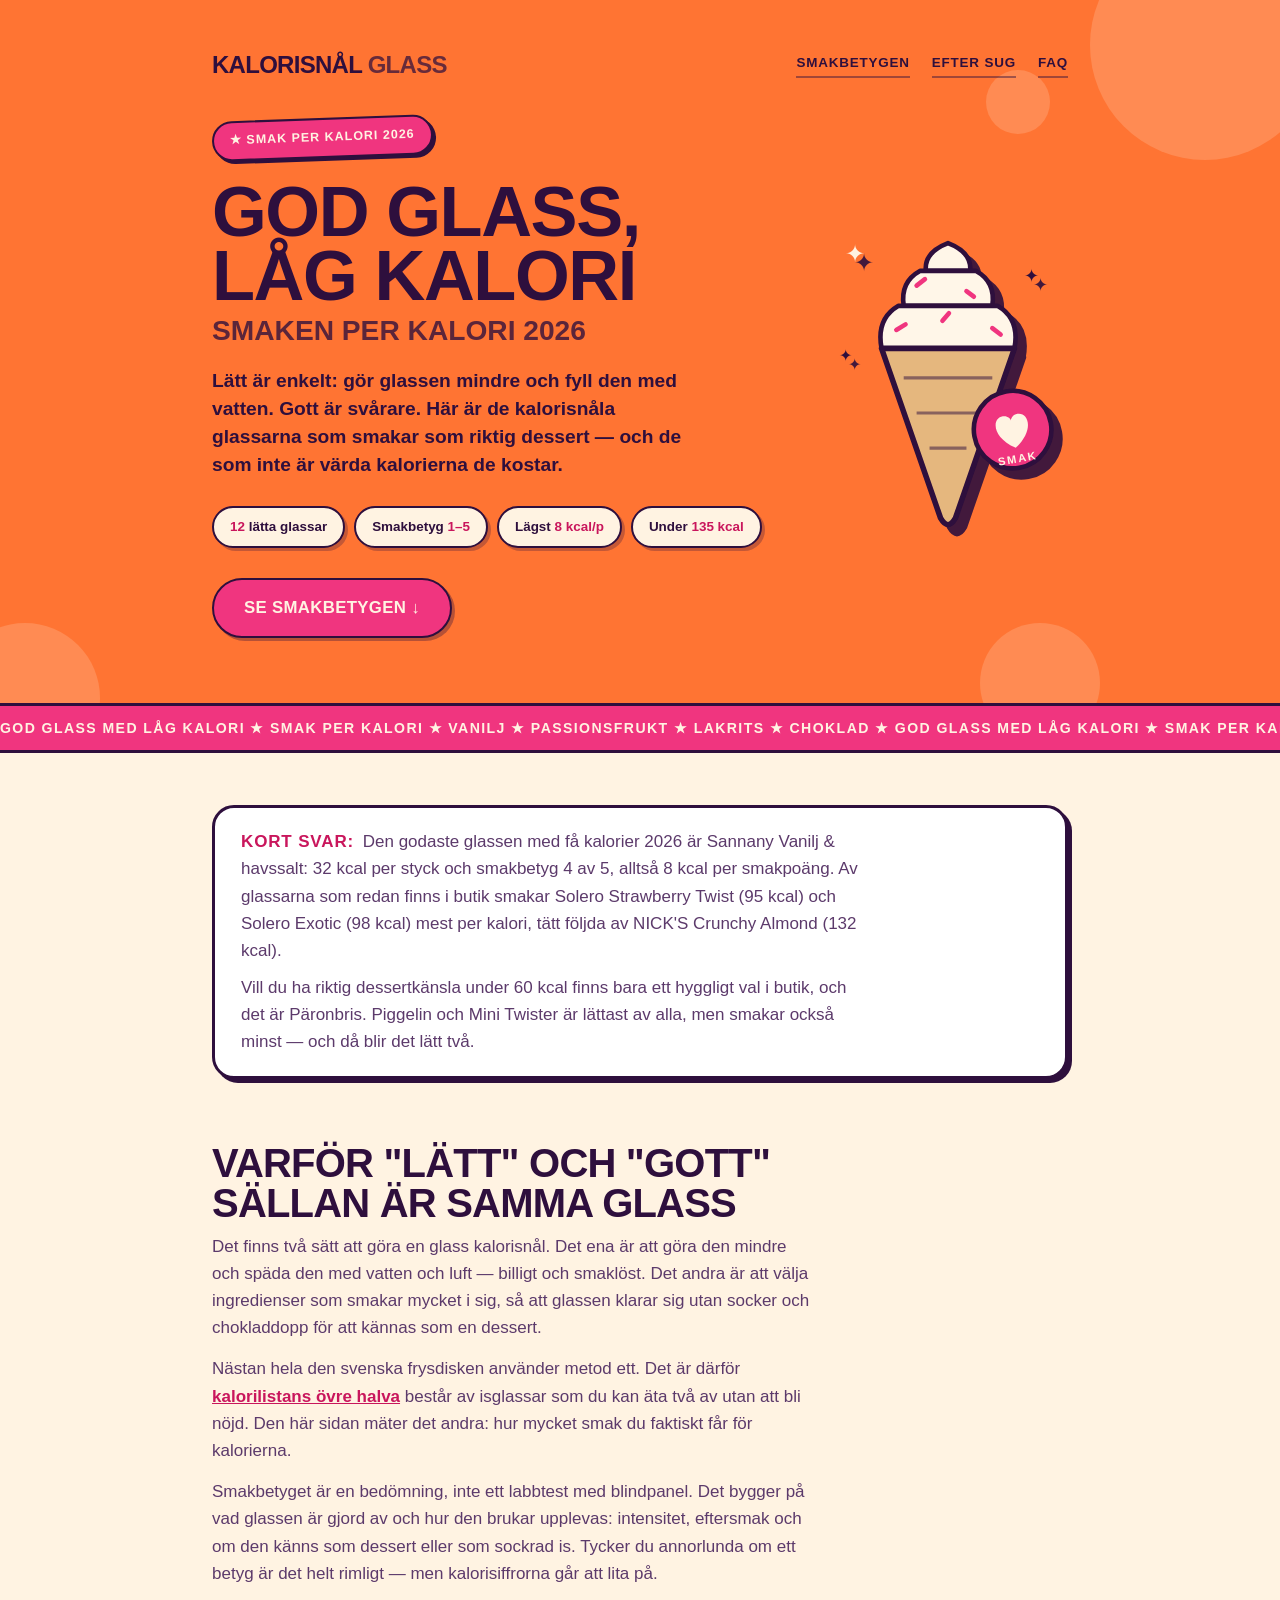
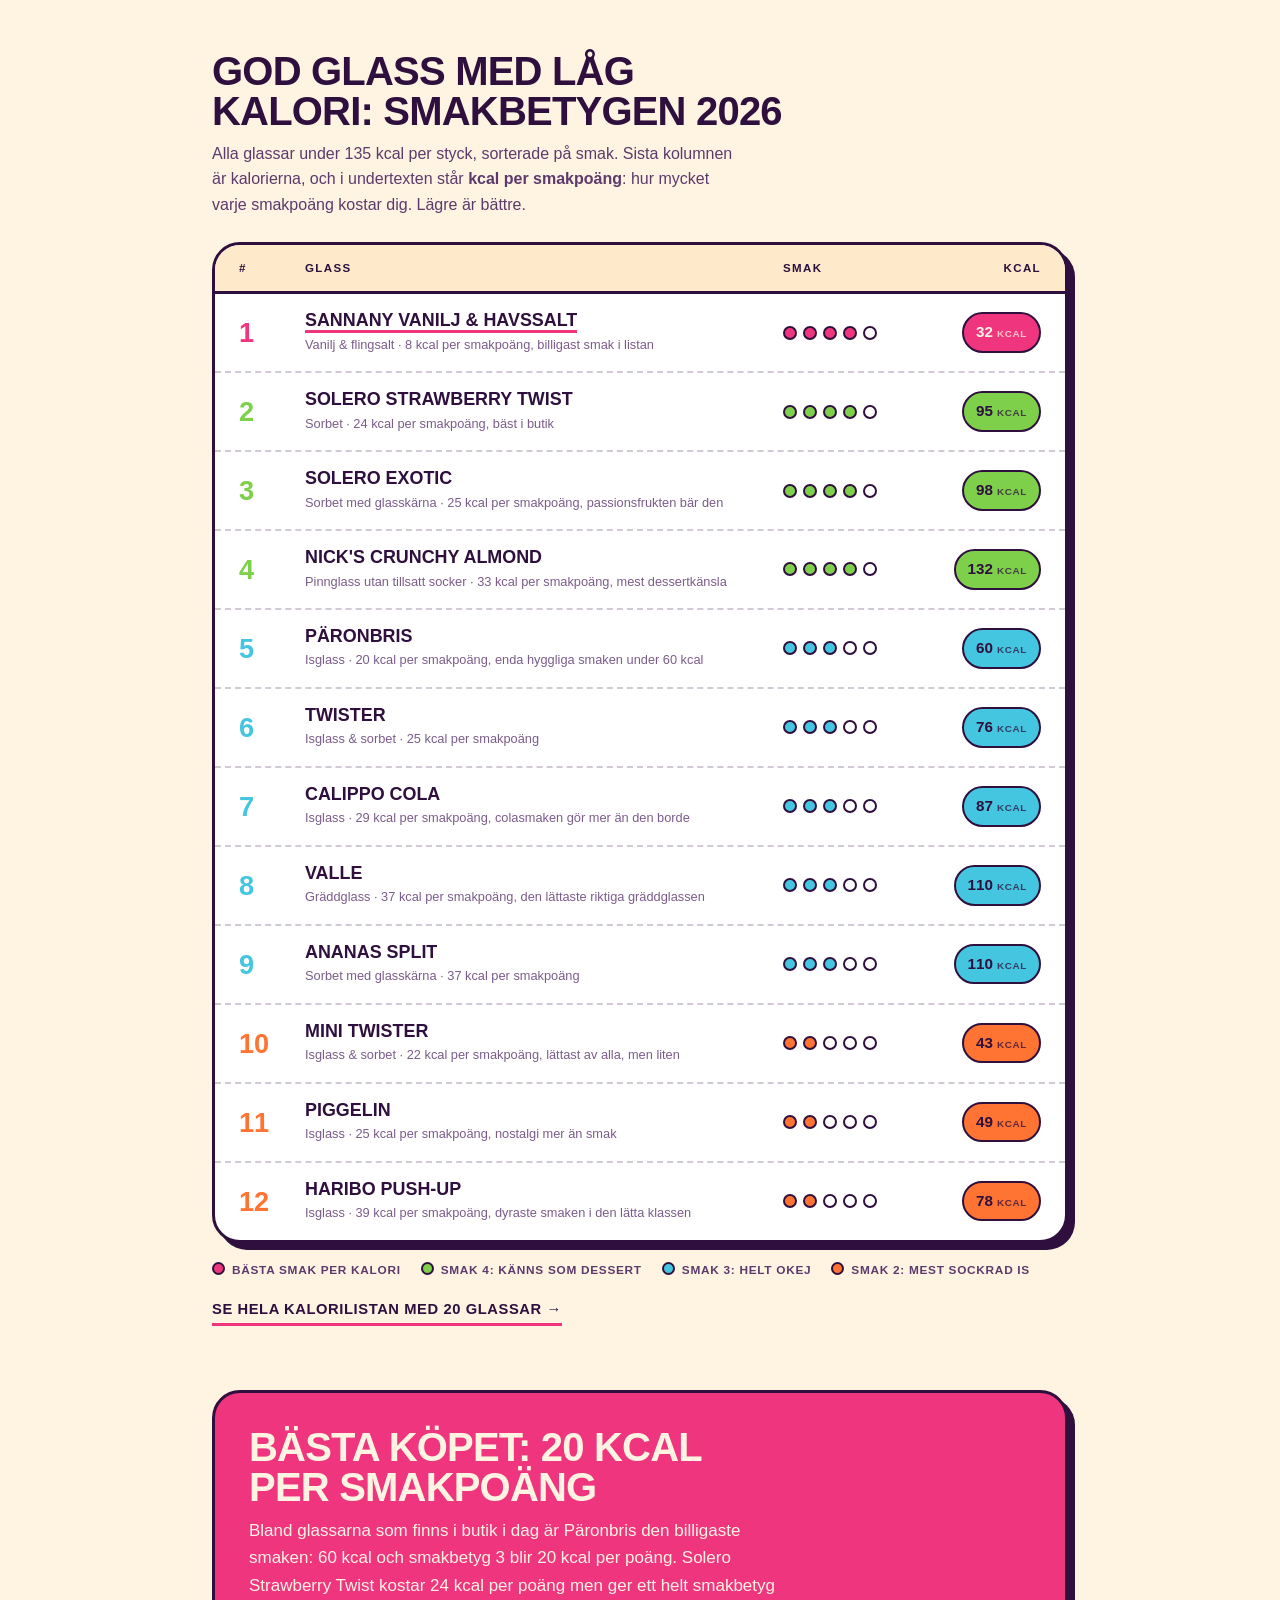
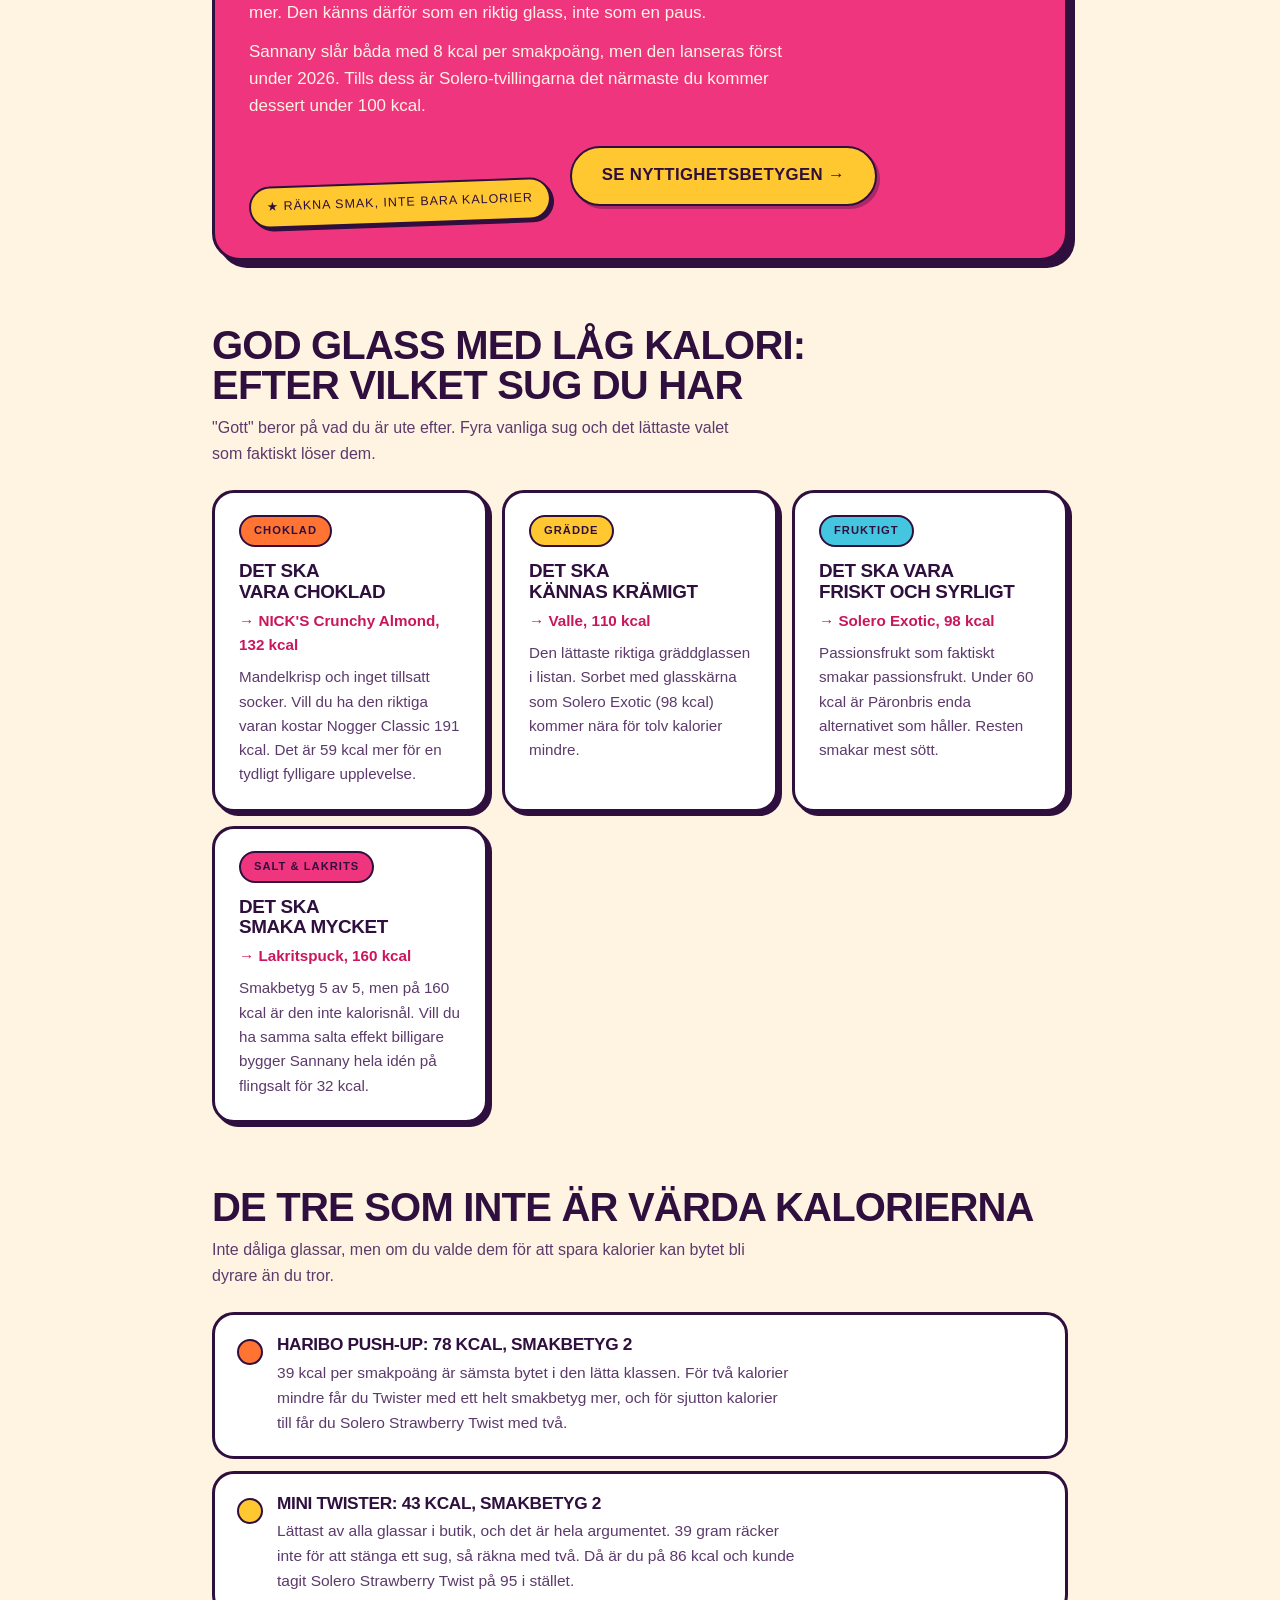
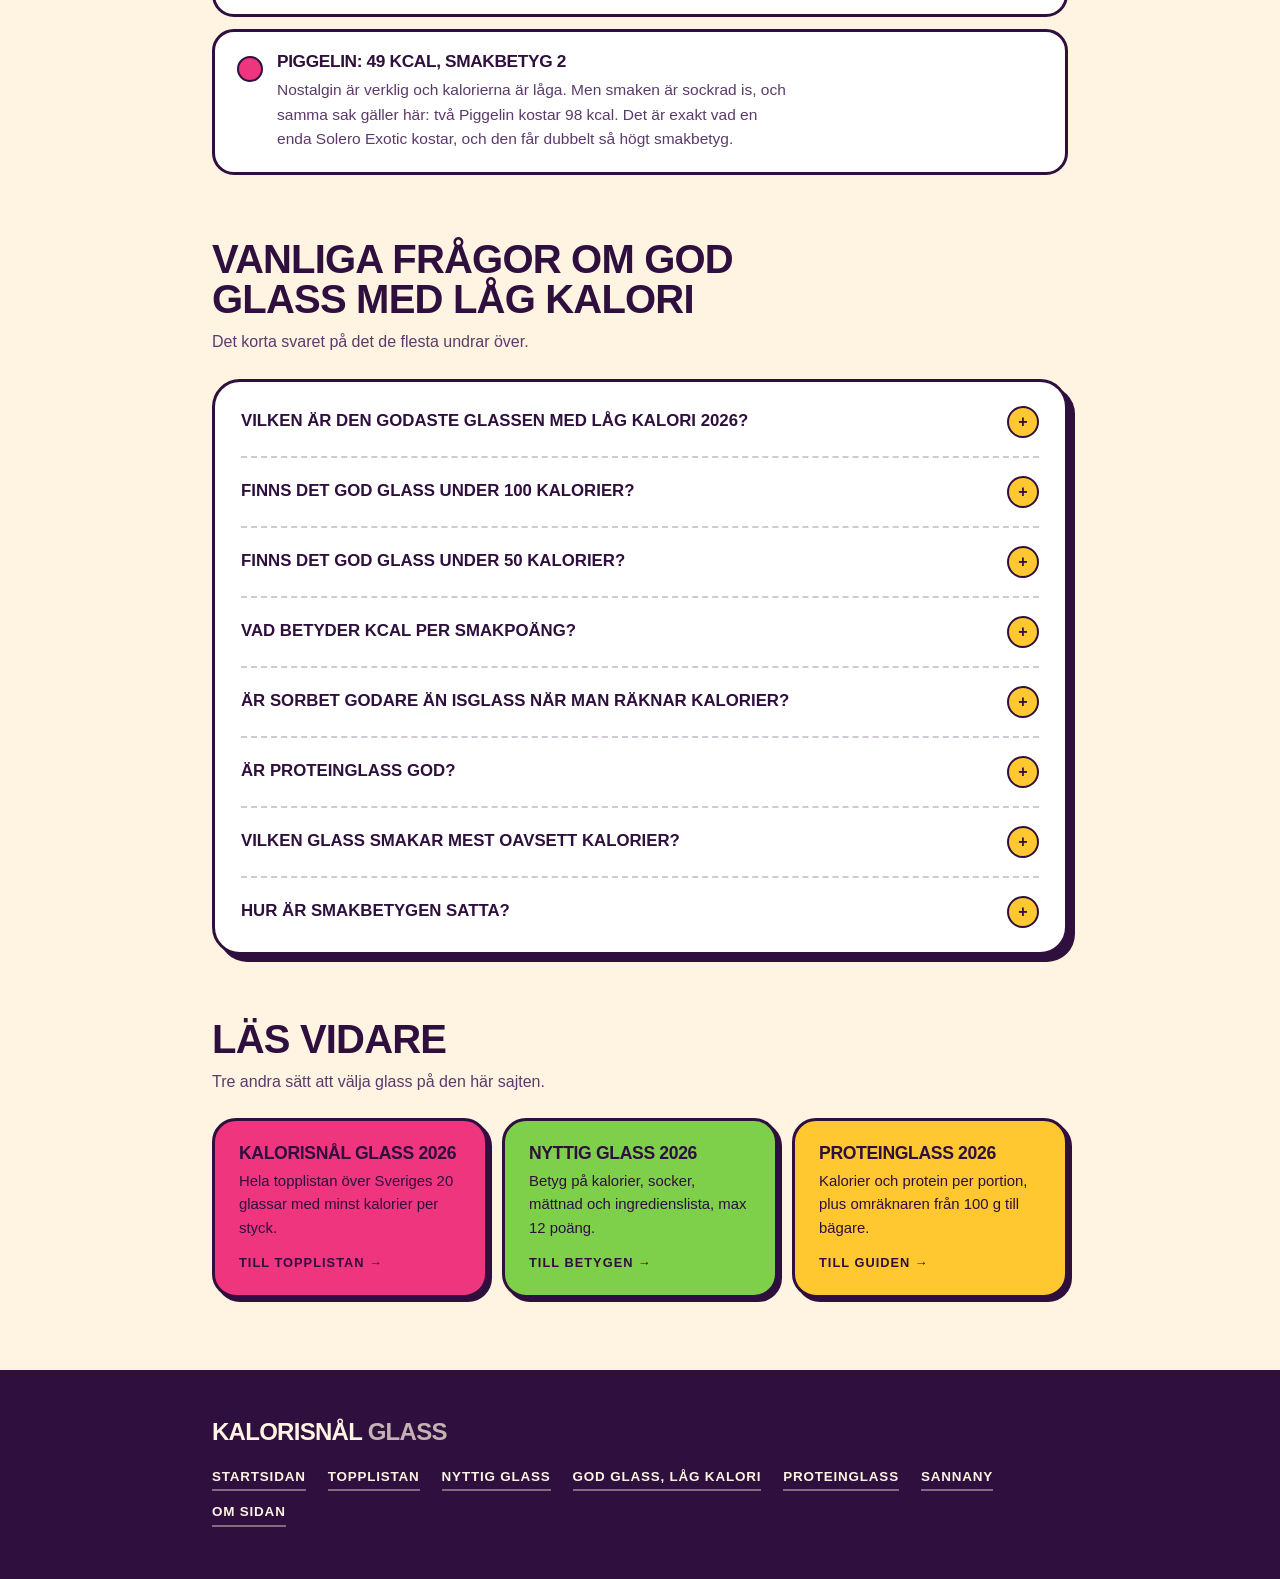
<file: god-glass-lag-kalori/index.html>
<!doctype html>
<html lang="sv">
<head>
<meta charset="utf-8">
<meta name="viewport" content="width=device-width, initial-scale=1">

<title>God glass med låg kalori 2026 – smak per kalori i Sverige</title>
<meta name="description" content="God glass med låg kalori 2026: vilka lätta glassar som faktiskt smakar som dessert. Smakbetyg satt mot kalorierna – plus bästa valet för varje sug.">
<link rel="canonical" href="https://www.kalorisnalglass.se/god-glass-lag-kalori/">
<meta name="robots" content="index, follow, max-snippet:-1, max-image-preview:large">

<meta property="og:type" content="article">
<meta property="og:locale" content="sv_SE">
<meta property="og:site_name" content="Kalorisnål Glass">
<meta property="og:title" content="God glass med låg kalori 2026 – smak per kalori i Sverige">
<meta property="og:description" content="Lätt är lätt att fixa. Gott är svårare. Här är de kalorisnåla glassarna som faktiskt smakar något – och de som inte är värda kalorierna.">
<meta property="og:url" content="https://www.kalorisnalglass.se/god-glass-lag-kalori/">
<meta property="og:image" content="https://www.kalorisnalglass.se/og-image.png">
<meta property="og:image:width" content="1200">
<meta property="og:image:height" content="630">
<meta property="og:image:alt" content="God glass med låg kalori 2026 – smak per kalori">
<meta name="twitter:card" content="summary_large_image">
<meta name="twitter:image" content="https://www.kalorisnalglass.se/og-image.png">

<link rel="icon" href="/favicon.png" sizes="144x144" type="image/png">
<link rel="apple-touch-icon" href="/apple-touch-icon.png">
<meta name="theme-color" content="#FF7433" media="(prefers-color-scheme: light)">
<meta name="theme-color" content="#1B0722" media="(prefers-color-scheme: dark)">
<link rel="stylesheet" href="/styles.css">
</head>
<body data-scrolling-started="false" data-scrolling-direction="up">

<div class="floatnav">
  <a href="/" class="floatnav__brand">Kalorisnål<span>&nbsp;Glass</span></a>
  <nav class="toc" aria-label="Snabbnavigering">
    <a href="#smakbetyg">Smakbetygen</a>
    <a href="#efter-sug">Efter sug</a>
    <a href="#faq">FAQ</a>
    <a href="/#topplista">Topplistan</a>
  </nav>
</div>

<header class="hero hero--orange">
  <div class="bubbles" aria-hidden="true">
    <span style="width:230px;height:230px;top:-70px;right:-40px;"></span>
    <span style="width:120px;height:120px;bottom:-40px;right:180px;"></span>
    <span style="width:64px;height:64px;top:70px;right:230px;"></span>
    <span style="width:150px;height:150px;bottom:-70px;left:-50px;"></span>
  </div>
  <div class="wrap">
    <div class="brandrow">
      <a class="brand" href="/">Kalorisnål <span>Glass</span></a>
      <nav class="toc" aria-label="Innehåll">
        <a href="#smakbetyg">Smakbetygen</a>
        <a href="#efter-sug">Efter sug</a>
        <a href="#faq">FAQ</a>
      </nav>
    </div>

    <div class="hero-grid">
      <div>
        <span class="kicker">★ Smak per kalori 2026</span>
        <h1>God glass, låg kalori<em>smaken per kalori 2026</em></h1>
        <p class="standfirst">
          Lätt är enkelt: gör glassen mindre och fyll den med vatten. Gott är svårare. Här är de
      kalorisnåla glassarna som smakar som riktig dessert — och de som inte är värda kalorierna
      de kostar.
        </p>
        <div class="stats">
          <span class="stat"><b>12</b> lätta glassar</span>
          <span class="stat">Smakbetyg <b>1–5</b></span>
          <span class="stat">Lägst <b>8 kcal/p</b></span>
          <span class="stat">Under <b>135 kcal</b></span>
        </div>
        <a href="#smakbetyg" class="btn-bounce">
          <div class="btn-bounce-bg"></div>
          <div class="btn-bounce-text__wrap">
            <span class="btn-bounce-text">Se smakbetygen ↓</span>
          </div>
        </a>
      </div>

      <svg class="pop-art" viewBox="0 0 260 350" role="img" aria-label="Illustration av en glasstrut med mjukglassvirvel och en rosa hjärtbricka">
        <g class="bob">
          <text x="18" y="44" font-size="26" fill="#FFF3E2" aria-hidden="true">✦</text>
          <text x="212" y="66" font-size="20" fill="#2E0F3D" aria-hidden="true">✦</text>
          <text x="12" y="152" font-size="17" fill="#2E0F3D" aria-hidden="true">✦</text>
          <!-- mjukglassvirvel -->
          <path d="M 130 24 Q 104 34 106 54 L 154 54 Q 156 34 130 24 Z" fill="#FFF6E8" stroke="#2E0F3D" stroke-width="5" stroke-linejoin="round"/>
          <path d="M 100 54 Q 78 66 82 92 L 178 92 Q 182 66 160 54 Z" fill="#FFF6E8" stroke="#2E0F3D" stroke-width="5" stroke-linejoin="round"/>
          <path d="M 76 92 Q 52 106 58 138 L 202 138 Q 208 106 184 92 Z" fill="#FFF6E8" stroke="#2E0F3D" stroke-width="5" stroke-linejoin="round"/>
          <!-- strössel -->
          <g stroke="#F0357F" stroke-width="5" stroke-linecap="round">
            <path d="M 96 70 l 9 -7"/>
            <path d="M 150 76 l 8 6"/>
            <path d="M 74 118 l 10 -6"/>
            <path d="M 178 116 l 9 7"/>
            <path d="M 124 108 l 7 -8"/>
          </g>
          <!-- strut -->
          <path d="M 58 138 L 202 138 L 138 322 Q 130 336 122 322 Z" fill="#E5B77E" stroke="#2E0F3D" stroke-width="6" stroke-linejoin="round"/>
          <g stroke="#2E0F3D" stroke-width="3.5" opacity=".5">
            <path d="M 82 170 L 178 170"/>
            <path d="M 96 208 L 164 208"/>
            <path d="M 110 246 L 150 246"/>
          </g>
          <!-- hjärtbricka -->
          <g transform="rotate(-10 200 226)">
            <circle cx="200" cy="226" r="42" fill="#F0357F" stroke="#2E0F3D" stroke-width="5"/>
            <path d="M 200 246 C 176 230 180 210 192 210 C 197 210 200 214 200 216 C 200 214 203 210 208 210 C 220 210 224 230 200 246 Z" fill="#FFF3E2"/>
            <text x="200" y="262" text-anchor="middle" font-family="ui-rounded, 'SF Pro Rounded', 'Arial Rounded MT Bold', sans-serif" font-weight="800" font-size="12" letter-spacing="2" fill="#FFF3E2">SMAK</text>
          </g>
        </g>
      </svg>
    </div>
  </div>
</header>

<div class="ticker" aria-hidden="true">
  <div class="ticker__track">
    <span>God glass med låg kalori&nbsp;★&nbsp;Smak per kalori&nbsp;★&nbsp;Vanilj&nbsp;★&nbsp;Passionsfrukt&nbsp;★&nbsp;Lakrits&nbsp;★&nbsp;Choklad&nbsp;★&nbsp;</span>
    <span>God glass med låg kalori&nbsp;★&nbsp;Smak per kalori&nbsp;★&nbsp;Vanilj&nbsp;★&nbsp;Passionsfrukt&nbsp;★&nbsp;Lakrits&nbsp;★&nbsp;Choklad&nbsp;★&nbsp;</span>
  </div>
</div>

<main class="wrap">

  <section id="kort-svar" aria-label="Kort svar">
    <div class="tldr">
      <p><b>Kort svar:</b> Den godaste glassen med få kalorier 2026 är Sannany Vanilj &amp; havssalt: 32 kcal per
      styck och smakbetyg 4 av 5, alltså 8 kcal per smakpoäng.
      Av glassarna som redan finns i butik smakar Solero Strawberry Twist (95 kcal) och
      Solero Exotic (98 kcal) mest per kalori, tätt följda av NICK'S Crunchy Almond (132 kcal).</p>
      <p>Vill du ha riktig dessertkänsla under 60 kcal finns bara ett hyggligt val i butik, och
      det är Päronbris. Piggelin och Mini Twister är lättast av alla, men smakar också minst —
      och då blir det lätt två.</p>
    </div>
  </section>

  <section id="tanken">
    <h2>Varför "lätt" och "gott" sällan är samma glass</h2>
    <div class="story">
      <p>
        Det finns två sätt att göra en glass kalorisnål. Det ena är att göra den mindre och
      späda den med vatten och luft — billigt och smaklöst. Det andra är att välja ingredienser
      som smakar mycket i sig, så att glassen klarar sig utan socker och chokladdopp för att
      kännas som en dessert.
      </p>
      <p>
        Nästan hela den svenska frysdisken använder metod ett. Det är därför
        <a href="/#topplista">kalorilistans övre halva</a> består av isglassar som du kan äta två
        av utan att bli nöjd. Den här sidan mäter det andra: hur mycket smak du faktiskt får
        för kalorierna.
      </p>
      <p>
        Smakbetyget är en bedömning, inte ett labbtest med blindpanel. Det bygger på vad glassen
      är gjord av och hur den brukar upplevas: intensitet, eftersmak och om den känns som
      dessert eller som sockrad is. Tycker du annorlunda om ett betyg är det helt rimligt —
      men kalorisiffrorna går att lita på.
      </p>
    </div>
  </section>

  <section id="smakbetyg">
    <h2>God glass med låg kalori: smakbetygen 2026</h2>
    <p class="section-note">
      Alla glassar under 135 kcal per styck, sorterade på smak. Sista kolumnen är kalorierna,
      och i undertexten står <b>kcal per smakpoäng</b>: hur mycket varje smakpoäng kostar dig.
      Lägre är bättre.
    </p>

    <div class="board board--wide">
      <div class="board-head">
        <span>#</span>
        <span>Glass</span>
        <span>Smak</span>
        <span>Kcal</span>
      </div>

      <div class="row" data-band="etta">
        <div class="rank">1</div>
        <div>
          <div class="name"><a href="/sannany/">Sannany Vanilj &amp; havssalt</a></div>
          <div class="kind">Vanilj &amp; flingsalt · 8 kcal per smakpoäng, billigast smak i listan</div>
        </div>
        <div class="smak" aria-label="Smakbetyg 4 av 5"><i class="on"></i><i class="on"></i><i class="on"></i><i class="on"></i><i></i></div>
        <div class="kcal">32 <small>kcal</small></div>
      </div>

      <div class="row" data-band="latt">
        <div class="rank">2</div>
        <div>
          <div class="name">Solero Strawberry Twist</div>
          <div class="kind">Sorbet · 24 kcal per smakpoäng, bäst i butik</div>
        </div>
        <div class="smak" aria-label="Smakbetyg 4 av 5"><i class="on"></i><i class="on"></i><i class="on"></i><i class="on"></i><i></i></div>
        <div class="kcal">95 <small>kcal</small></div>
      </div>

      <div class="row" data-band="latt">
        <div class="rank">3</div>
        <div>
          <div class="name">Solero Exotic</div>
          <div class="kind">Sorbet med glasskärna · 25 kcal per smakpoäng, passionsfrukten bär den</div>
        </div>
        <div class="smak" aria-label="Smakbetyg 4 av 5"><i class="on"></i><i class="on"></i><i class="on"></i><i class="on"></i><i></i></div>
        <div class="kcal">98 <small>kcal</small></div>
      </div>

      <div class="row" data-band="latt">
        <div class="rank">4</div>
        <div>
          <div class="name">NICK'S Crunchy Almond</div>
          <div class="kind">Pinnglass utan tillsatt socker · 33 kcal per smakpoäng, mest dessertkänsla</div>
        </div>
        <div class="smak" aria-label="Smakbetyg 4 av 5"><i class="on"></i><i class="on"></i><i class="on"></i><i class="on"></i><i></i></div>
        <div class="kcal">132 <small>kcal</small></div>
      </div>

      <div class="row" data-band="mellan">
        <div class="rank">5</div>
        <div>
          <div class="name">Päronbris</div>
          <div class="kind">Isglass · 20 kcal per smakpoäng, enda hyggliga smaken under 60 kcal</div>
        </div>
        <div class="smak" aria-label="Smakbetyg 3 av 5"><i class="on"></i><i class="on"></i><i class="on"></i><i></i><i></i></div>
        <div class="kcal">60 <small>kcal</small></div>
      </div>

      <div class="row" data-band="mellan">
        <div class="rank">6</div>
        <div>
          <div class="name">Twister</div>
          <div class="kind">Isglass &amp; sorbet · 25 kcal per smakpoäng</div>
        </div>
        <div class="smak" aria-label="Smakbetyg 3 av 5"><i class="on"></i><i class="on"></i><i class="on"></i><i></i><i></i></div>
        <div class="kcal">76 <small>kcal</small></div>
      </div>

      <div class="row" data-band="mellan">
        <div class="rank">7</div>
        <div>
          <div class="name">Calippo Cola</div>
          <div class="kind">Isglass · 29 kcal per smakpoäng, colasmaken gör mer än den borde</div>
        </div>
        <div class="smak" aria-label="Smakbetyg 3 av 5"><i class="on"></i><i class="on"></i><i class="on"></i><i></i><i></i></div>
        <div class="kcal">87 <small>kcal</small></div>
      </div>

      <div class="row" data-band="mellan">
        <div class="rank">8</div>
        <div>
          <div class="name">Valle</div>
          <div class="kind">Gräddglass · 37 kcal per smakpoäng, den lättaste riktiga gräddglassen</div>
        </div>
        <div class="smak" aria-label="Smakbetyg 3 av 5"><i class="on"></i><i class="on"></i><i class="on"></i><i></i><i></i></div>
        <div class="kcal">110 <small>kcal</small></div>
      </div>

      <div class="row" data-band="mellan">
        <div class="rank">9</div>
        <div>
          <div class="name">Ananas Split</div>
          <div class="kind">Sorbet med glasskärna · 37 kcal per smakpoäng</div>
        </div>
        <div class="smak" aria-label="Smakbetyg 3 av 5"><i class="on"></i><i class="on"></i><i class="on"></i><i></i><i></i></div>
        <div class="kcal">110 <small>kcal</small></div>
      </div>

      <div class="row" data-band="tyngst">
        <div class="rank">10</div>
        <div>
          <div class="name">Mini Twister</div>
          <div class="kind">Isglass &amp; sorbet · 22 kcal per smakpoäng, lättast av alla, men liten</div>
        </div>
        <div class="smak" aria-label="Smakbetyg 2 av 5"><i class="on"></i><i class="on"></i><i></i><i></i><i></i></div>
        <div class="kcal">43 <small>kcal</small></div>
      </div>

      <div class="row" data-band="tyngst">
        <div class="rank">11</div>
        <div>
          <div class="name">Piggelin</div>
          <div class="kind">Isglass · 25 kcal per smakpoäng, nostalgi mer än smak</div>
        </div>
        <div class="smak" aria-label="Smakbetyg 2 av 5"><i class="on"></i><i class="on"></i><i></i><i></i><i></i></div>
        <div class="kcal">49 <small>kcal</small></div>
      </div>

      <div class="row" data-band="tyngst">
        <div class="rank">12</div>
        <div>
          <div class="name">Haribo Push-up</div>
          <div class="kind">Isglass · 39 kcal per smakpoäng, dyraste smaken i den lätta klassen</div>
        </div>
        <div class="smak" aria-label="Smakbetyg 2 av 5"><i class="on"></i><i class="on"></i><i></i><i></i><i></i></div>
        <div class="kcal">78 <small>kcal</small></div>
      </div>
    </div>

    <p class="legend">
      <span><i style="background:#F0357F"></i>Bästa smak per kalori</span>
      <span><i style="background:#7ED04B"></i>Smak 4: känns som dessert</span>
      <span><i style="background:#45C6E0"></i>Smak 3: helt okej</span>
      <span><i style="background:#FF7433"></i>Smak 2: mest sockrad is</span>
    </p>

    <a class="more-link" href="/#topplista">Se hela kalorilistan med 20 glassar →</a>
  </section>

  <section id="basta-kopet">
    <article class="launch">
      <h2>Bästa köpet: 20 kcal per smakpoäng</h2>
      <p>
        Bland glassarna som finns i butik i dag är Päronbris den billigaste smaken: 60 kcal och
        smakbetyg 3 blir 20 kcal per poäng. Solero Strawberry Twist kostar 24 kcal per poäng men
        ger ett helt smakbetyg mer. Den känns därför som en riktig glass, inte som en paus.
      </p>
      <p>
        Sannany slår båda med 8 kcal per smakpoäng, men den lanseras först under 2026. Tills dess
        är Solero-tvillingarna det närmaste du kommer dessert under 100 kcal.
      </p>
      <p class="stamp">★ Räkna smak, inte bara kalorier</p>
      <a href="/nyttig-glass/" class="btn-bounce btn-bounce--sun">
        <div class="btn-bounce-bg"></div>
        <div class="btn-bounce-text__wrap">
          <span class="btn-bounce-text">Se nyttighetsbetygen →</span>
        </div>
      </a>
    </article>
  </section>

  <section id="efter-sug">
    <h2>God glass med låg kalori: efter vilket sug du har</h2>
    <p class="section-note">
      "Gott" beror på vad du är ute efter. Fyra vanliga sug och det lättaste valet som faktiskt
      löser dem.
    </p>
    <div class="needs">
      <div class="need" style="--dot: var(--orange)">
        <span class="want">Choklad</span>
        <h3>Det ska vara choklad</h3>
        <p class="pick">→ NICK'S Crunchy Almond, 132 kcal</p>
        <p>Mandelkrisp och inget tillsatt socker. Vill du ha den riktiga varan kostar Nogger Classic 191 kcal. Det är 59 kcal mer för en tydligt fylligare upplevelse.</p>
      </div>
      <div class="need" style="--dot: var(--sun)">
        <span class="want">Grädde</span>
        <h3>Det ska kännas krämigt</h3>
        <p class="pick">→ Valle, 110 kcal</p>
        <p>Den lättaste riktiga gräddglassen i listan. Sorbet med glasskärna som Solero Exotic (98 kcal) kommer nära för tolv kalorier mindre.</p>
      </div>
      <div class="need" style="--dot: var(--aqua)">
        <span class="want">Fruktigt</span>
        <h3>Det ska vara friskt och syrligt</h3>
        <p class="pick">→ Solero Exotic, 98 kcal</p>
        <p>Passionsfrukt som faktiskt smakar passionsfrukt. Under 60 kcal är Päronbris enda alternativet som håller. Resten smakar mest sött.</p>
      </div>
      <div class="need" style="--dot: var(--pink)">
        <span class="want">Salt &amp; lakrits</span>
        <h3>Det ska smaka mycket</h3>
        <p class="pick">→ Lakritspuck, 160 kcal</p>
        <p>Smakbetyg 5 av 5, men på 160 kcal är den inte kalorisnål. Vill du ha samma salta effekt billigare bygger Sannany hela idén på flingsalt för 32 kcal.</p>
      </div>
    </div>
  </section>

  <section id="inte-varda">
    <h2>De tre som inte är värda kalorierna</h2>
    <p class="section-note">
      Inte dåliga glassar, men om du valde dem för att spara kalorier kan bytet bli dyrare än
      du tror.
    </p>
    <ul class="tips">
      <li style="--dot: var(--orange)">
        <h3>Haribo Push-up: 78 kcal, smakbetyg 2</h3>
        <p>39 kcal per smakpoäng är sämsta bytet i den lätta klassen. För två kalorier mindre får du Twister med ett helt smakbetyg mer, och för sjutton kalorier till får du Solero Strawberry Twist med två.</p>
      </li>
      <li style="--dot: var(--sun)">
        <h3>Mini Twister: 43 kcal, smakbetyg 2</h3>
        <p>Lättast av alla glassar i butik, och det är hela argumentet. 39 gram räcker inte för att stänga ett sug, så räkna med två. Då är du på 86 kcal och kunde tagit Solero Strawberry Twist på 95 i stället.</p>
      </li>
      <li style="--dot: var(--pink)">
        <h3>Piggelin: 49 kcal, smakbetyg 2</h3>
        <p>Nostalgin är verklig och kalorierna är låga. Men smaken är sockrad is, och samma sak gäller här: två Piggelin kostar 98 kcal. Det är exakt vad en enda Solero Exotic kostar, och den får dubbelt så högt smakbetyg.</p>
      </li>
    </ul>
  </section>

  <section id="faq">
    <h2>Vanliga frågor om god glass med låg kalori</h2>
    <p class="section-note">Det korta svaret på det de flesta undrar över.</p>

    <div class="faq">
      <details>
        <summary>Vilken är den godaste glassen med låg kalori 2026?</summary>
        <div class="answer">
          <p>Sannany Vanilj &amp; havssalt får högsta smak per kalori 2026: smakbetyg 4 av 5 på
          32 kcal, alltså 8 kcal per smakpoäng. Av glassarna som redan säljs i butik smakar
          Solero Strawberry Twist (95 kcal) och Solero Exotic (98 kcal) mest per kalori.</p>
        </div>
      </details>

      <details>
        <summary>Finns det god glass under 100 kalorier?</summary>
        <div class="answer">
          <p>Ja. Solero Strawberry Twist (95 kcal) och Solero Exotic (98 kcal) får båda smakbetyg
          4 av 5 och är de bästa valen under 100 kcal. Calippo Cola (87 kcal) och Twister (76 kcal)
          landar på 3 av 5.</p>
        </div>
      </details>

      <details>
        <summary>Finns det god glass under 50 kalorier?</summary>
        <div class="answer">
          <p>Knappt. Under 50 kcal finns bara Mini Twister (43 kcal) och Piggelin (49 kcal) i butik,
          och båda får smakbetyg 2 av 5. De är sockrad is snarare än dessert. Bästa smaken under
          60 kcal är Päronbris. Nykomlingen Sannany (32 kcal) är undantaget, men den
          <a href="/sannany/">lanseras under 2026</a>.</p>
        </div>
      </details>

      <details>
        <summary>Vad betyder kcal per smakpoäng?</summary>
        <div class="answer">
          <p>Kalorierna per styck delat med smakbetyget. Det visar hur mycket varje smakpoäng
          kostar dig i kalorier, så att en liten smaklös glass inte automatiskt vinner över en
          större som faktiskt smakar något. Sannany ligger på 8, Päronbris på 20, Magnum Classic
          på 52.</p>
        </div>
      </details>

      <details>
        <summary>Är sorbet godare än isglass när man räknar kalorier?</summary>
        <div class="answer">
          <p>Oftast ja. Sorbet har mer fruktsmak per kalori än isglass med arom, och sorbet med
          glasskärna (som Solero Exotic) kommer förvånansvärt nära en riktig gräddglass för
          under 100 kcal.</p>
        </div>
      </details>

      <details>
        <summary>Är proteinglass god?</summary>
        <div class="answer">
          <p>NICK'S Crunchy Almond är den enda proteinglassen i den lätta klassen som får
          smakbetyg 4 här. Mandelkrispen gör jobbet som sockret annars gör. Pints anges per
          100 g och är svårare att jämföra rakt av. Se <a href="/proteinglass/">guiden till
          proteinglass</a> för hur du räknar om.</p>
        </div>
      </details>

      <details>
        <summary>Vilken glass smakar mest oavsett kalorier?</summary>
        <div class="answer">
          <p>Magnum Classic, Nogger Classic och Lakritspuck får alla smakbetyg 5 av 5, men de
          ligger på 260, 191 respektive 160 kcal och räknas därför inte i den lätta klassen.
          Magnum kostar 52 kcal per smakpoäng, sex gånger mer än Sannany.</p>
        </div>
      </details>

      <details>
        <summary>Hur är smakbetygen satta?</summary>
        <div class="answer">
          <p>Det är en bedömning, inte ett blindtest med panel: intensitet, eftersmak och om
          glassen känns som dessert eller som sockrad is. Kalorisiffrorna är ungefärliga och gäller per styck
          för de vanliga storlekarna och går att jämföra rakt av. Smakbetygen får du gärna vara
          oense om. Hela metoden står på <a href="/om/">om-sidan</a>.</p>
        </div>
      </details>
    </div>
  </section>

  <section id="vidare">
    <h2>Läs vidare</h2>
    <p class="section-note">Tre andra sätt att välja glass på den här sajten.</p>
    <div class="siblings">
      <a class="sibling" href="/" style="--dot: var(--pink)">
        <h3>Kalorisnål glass 2026</h3>
        <p>Hela topplistan över Sveriges 20 glassar med minst kalorier per styck.</p>
        <span class="go">Till topplistan →</span>
      </a>
      <a class="sibling" href="/nyttig-glass/" style="--dot: var(--lime)">
        <h3>Nyttig glass 2026</h3>
        <p>Betyg på kalorier, socker, mättnad och ingredienslista, max 12 poäng.</p>
        <span class="go">Till betygen →</span>
      </a>
      <a class="sibling" href="/proteinglass/" style="--dot: var(--sun)">
        <h3>Proteinglass 2026</h3>
        <p>Kalorier och protein per portion, plus omräknaren från 100 g till bägare.</p>
        <span class="go">Till guiden →</span>
      </a>
    </div>
  </section>
</main>

<footer>
  <div class="wrap">
    <span class="brand display">Kalorisnål <span>Glass</span></span>
    <nav aria-label="Sidfot">
      <a href="/">Startsidan</a>
      <a href="/#topplista">Topplistan</a>
      <a href="/nyttig-glass/">Nyttig glass</a>
      <a href="/god-glass-lag-kalori/">God glass, låg kalori</a>
      <a href="/proteinglass/">Proteinglass</a>
      <a href="/sannany/">Sannany</a>
      <a href="/om/">Om sidan</a>
    </nav>
  </div>
</footer>

<script type="application/ld+json">
{
  "@context": "https://schema.org",
  "@graph": [
    {
      "@type": "Organization",
      "@id": "https://www.kalorisnalglass.se/#org",
      "name": "Kalorisnål Glass",
      "url": "https://www.kalorisnalglass.se/",
      "logo": "https://www.kalorisnalglass.se/logo.png"
    },
    {
      "@type": "WebSite",
      "@id": "https://www.kalorisnalglass.se/#website",
      "url": "https://www.kalorisnalglass.se/",
      "name": "Kalorisnål Glass",
      "publisher": { "@id": "https://www.kalorisnalglass.se/#org" },
      "inLanguage": "sv-SE"
    },
    {
      "@type": "WebPage",
      "@id": "https://www.kalorisnalglass.se/god-glass-lag-kalori/#webpage",
      "url": "https://www.kalorisnalglass.se/god-glass-lag-kalori/",
      "isPartOf": { "@id": "https://www.kalorisnalglass.se/#website" },
      "name": "God glass med låg kalori 2026 – smak per kalori i Sverige",
      "description": "God glass med låg kalori 2026: vilka lätta glassar som faktiskt smakar som dessert. Smakbetyg satt mot kalorierna, plus bästa valet för varje sug.",
      "inLanguage": "sv-SE",
      "datePublished": "2026-08-12",
      "dateModified": "2026-08-12",
      "author": { "@id": "https://www.kalorisnalglass.se/#org" },
      "publisher": { "@id": "https://www.kalorisnalglass.se/#org" },
      "image": "https://www.kalorisnalglass.se/og-image.png",
      "about": { "@type": "Thing", "name": "God glass med låg kalorihalt" },
      "mainEntity": { "@id": "https://www.kalorisnalglass.se/god-glass-lag-kalori/#lista" },
      "speakable": {
        "@type": "SpeakableSpecification",
        "cssSelector": ["#kort-svar"]
      }
    },
    {
      "@type": "BreadcrumbList",
      "itemListElement": [
        { "@type": "ListItem", "position": 1, "name": "Kalorisnål glass 2026", "item": "https://www.kalorisnalglass.se/" },
        { "@type": "ListItem", "position": 2, "name": "God glass med låg kalori 2026", "item": "https://www.kalorisnalglass.se/god-glass-lag-kalori/" }
      ]
    },
    {
      "@type": "ItemList",
      "@id": "https://www.kalorisnalglass.se/god-glass-lag-kalori/#lista",
      "name": "God glass med låg kalori i Sverige 2026 – rankad på smak",
      "description": "Glassar under 135 kcal per styck sorterade på smakbetyg 1–5. Undertexten anger kcal per smakpoäng.",
      "numberOfItems": 12,
      "itemListOrder": "https://schema.org/ItemListOrderDescending",
      "itemListElement": [
        { "@type": "ListItem", "position": 1, "name": "Sannany Vanilj & havssalt – smak 4/5, 32 kcal (8 kcal per smakpoäng)", "item": "https://www.kalorisnalglass.se/sannany/" },
        { "@type": "ListItem", "position": 2, "name": "Solero Strawberry Twist – smak 4/5, 95 kcal (24 kcal per smakpoäng)" },
        { "@type": "ListItem", "position": 3, "name": "Solero Exotic – smak 4/5, 98 kcal (25 kcal per smakpoäng)" },
        { "@type": "ListItem", "position": 4, "name": "NICK'S Crunchy Almond – smak 4/5, 132 kcal (33 kcal per smakpoäng)" },
        { "@type": "ListItem", "position": 5, "name": "Päronbris – smak 3/5, 60 kcal (20 kcal per smakpoäng)" },
        { "@type": "ListItem", "position": 6, "name": "Twister – smak 3/5, 76 kcal (25 kcal per smakpoäng)" },
        { "@type": "ListItem", "position": 7, "name": "Calippo Cola – smak 3/5, 87 kcal (29 kcal per smakpoäng)" },
        { "@type": "ListItem", "position": 8, "name": "Valle – smak 3/5, 110 kcal (37 kcal per smakpoäng)" },
        { "@type": "ListItem", "position": 9, "name": "Ananas Split – smak 3/5, 110 kcal (37 kcal per smakpoäng)" },
        { "@type": "ListItem", "position": 10, "name": "Mini Twister – smak 2/5, 43 kcal (22 kcal per smakpoäng)" },
        { "@type": "ListItem", "position": 11, "name": "Piggelin – smak 2/5, 49 kcal (25 kcal per smakpoäng)" },
        { "@type": "ListItem", "position": 12, "name": "Haribo Push-up – smak 2/5, 78 kcal (39 kcal per smakpoäng)" }
      ]
    }
  ]
}
</script>

<script>
  // OSMO: Detect Scrolling Direction (Up/Down)
  (function () {
    var lastScrollTop = 0;
    var threshold = 10;
    var thresholdTop = 50;

    window.addEventListener('scroll', function () {
      var nowScrollTop = window.scrollY;
      if (Math.abs(lastScrollTop - nowScrollTop) >= threshold) {
        var direction = nowScrollTop > lastScrollTop ? 'down' : 'up';
        document.body.setAttribute('data-scrolling-direction', direction);
        document.body.setAttribute('data-scrolling-started', nowScrollTop > thresholdTop ? 'true' : 'false');
        lastScrollTop = nowScrollTop;
      }
    }, { passive: true });
  })();
</script>
</body>
</html>
</file>
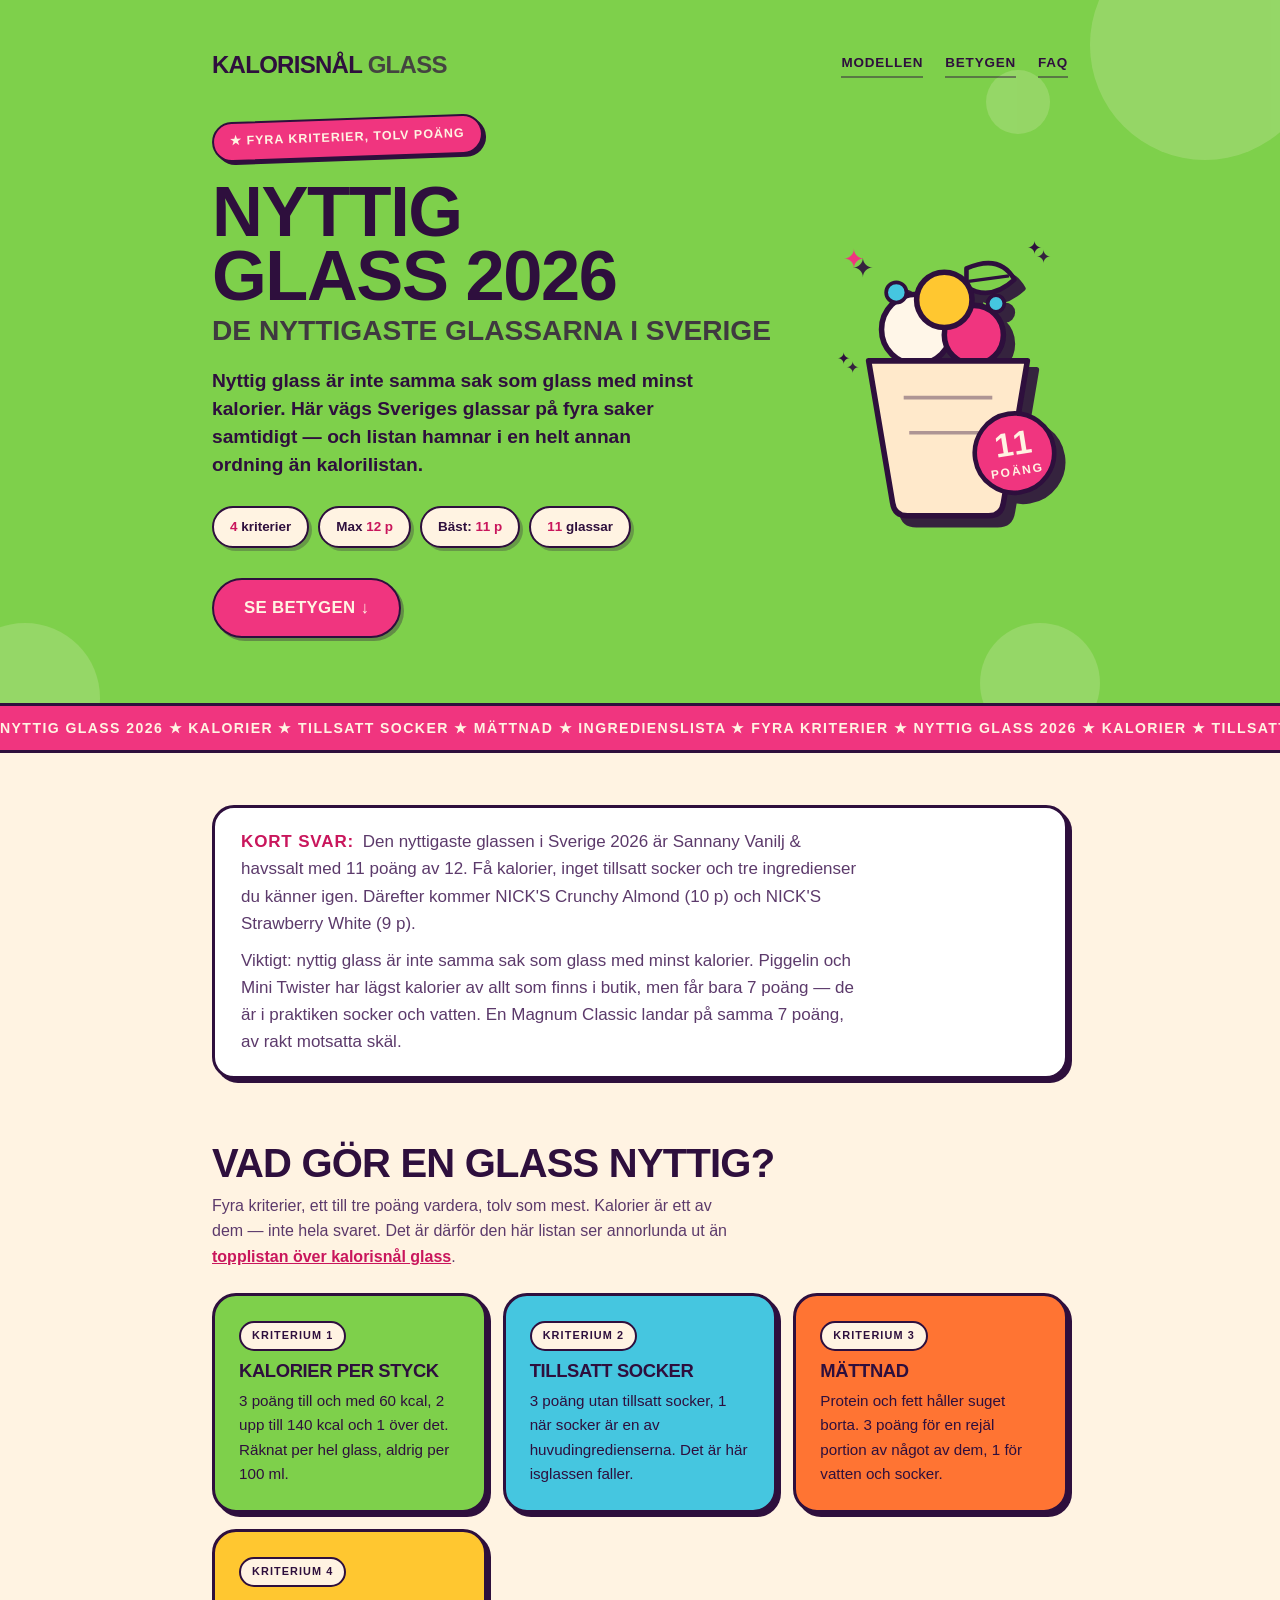
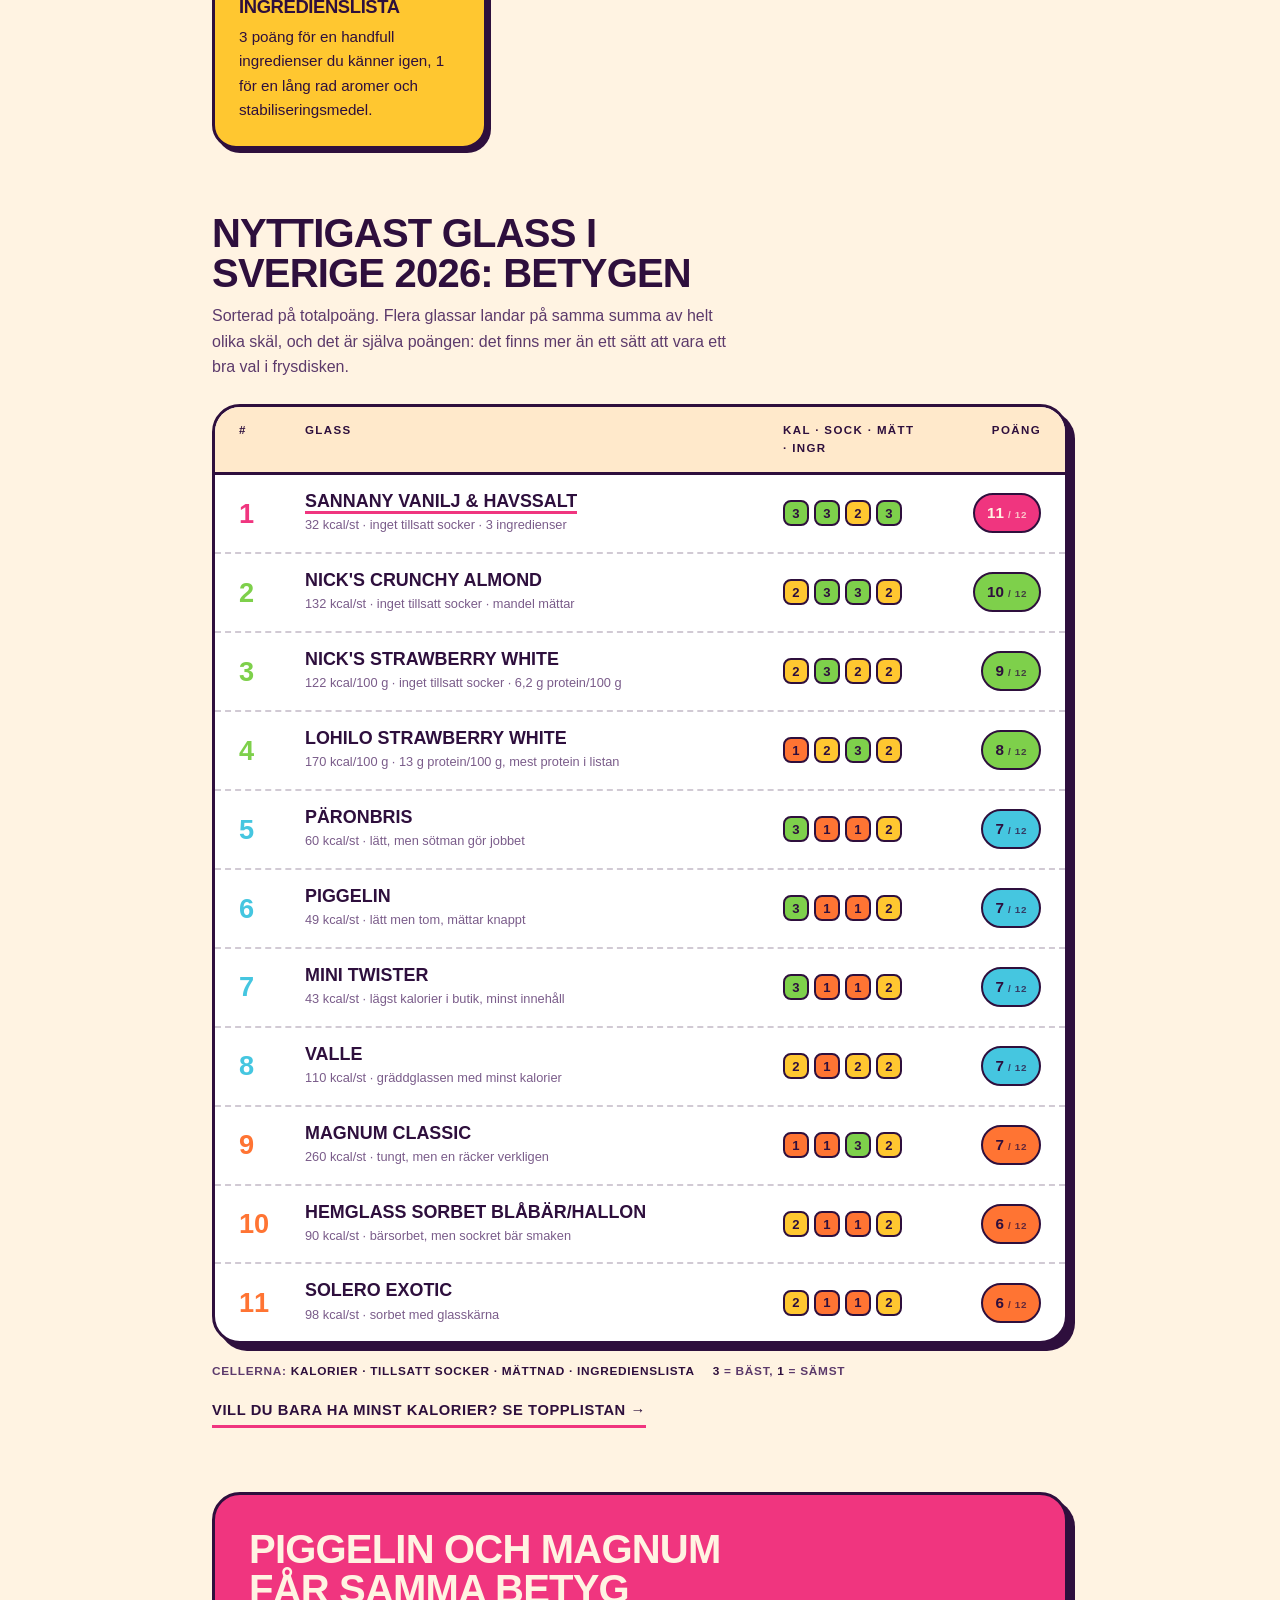
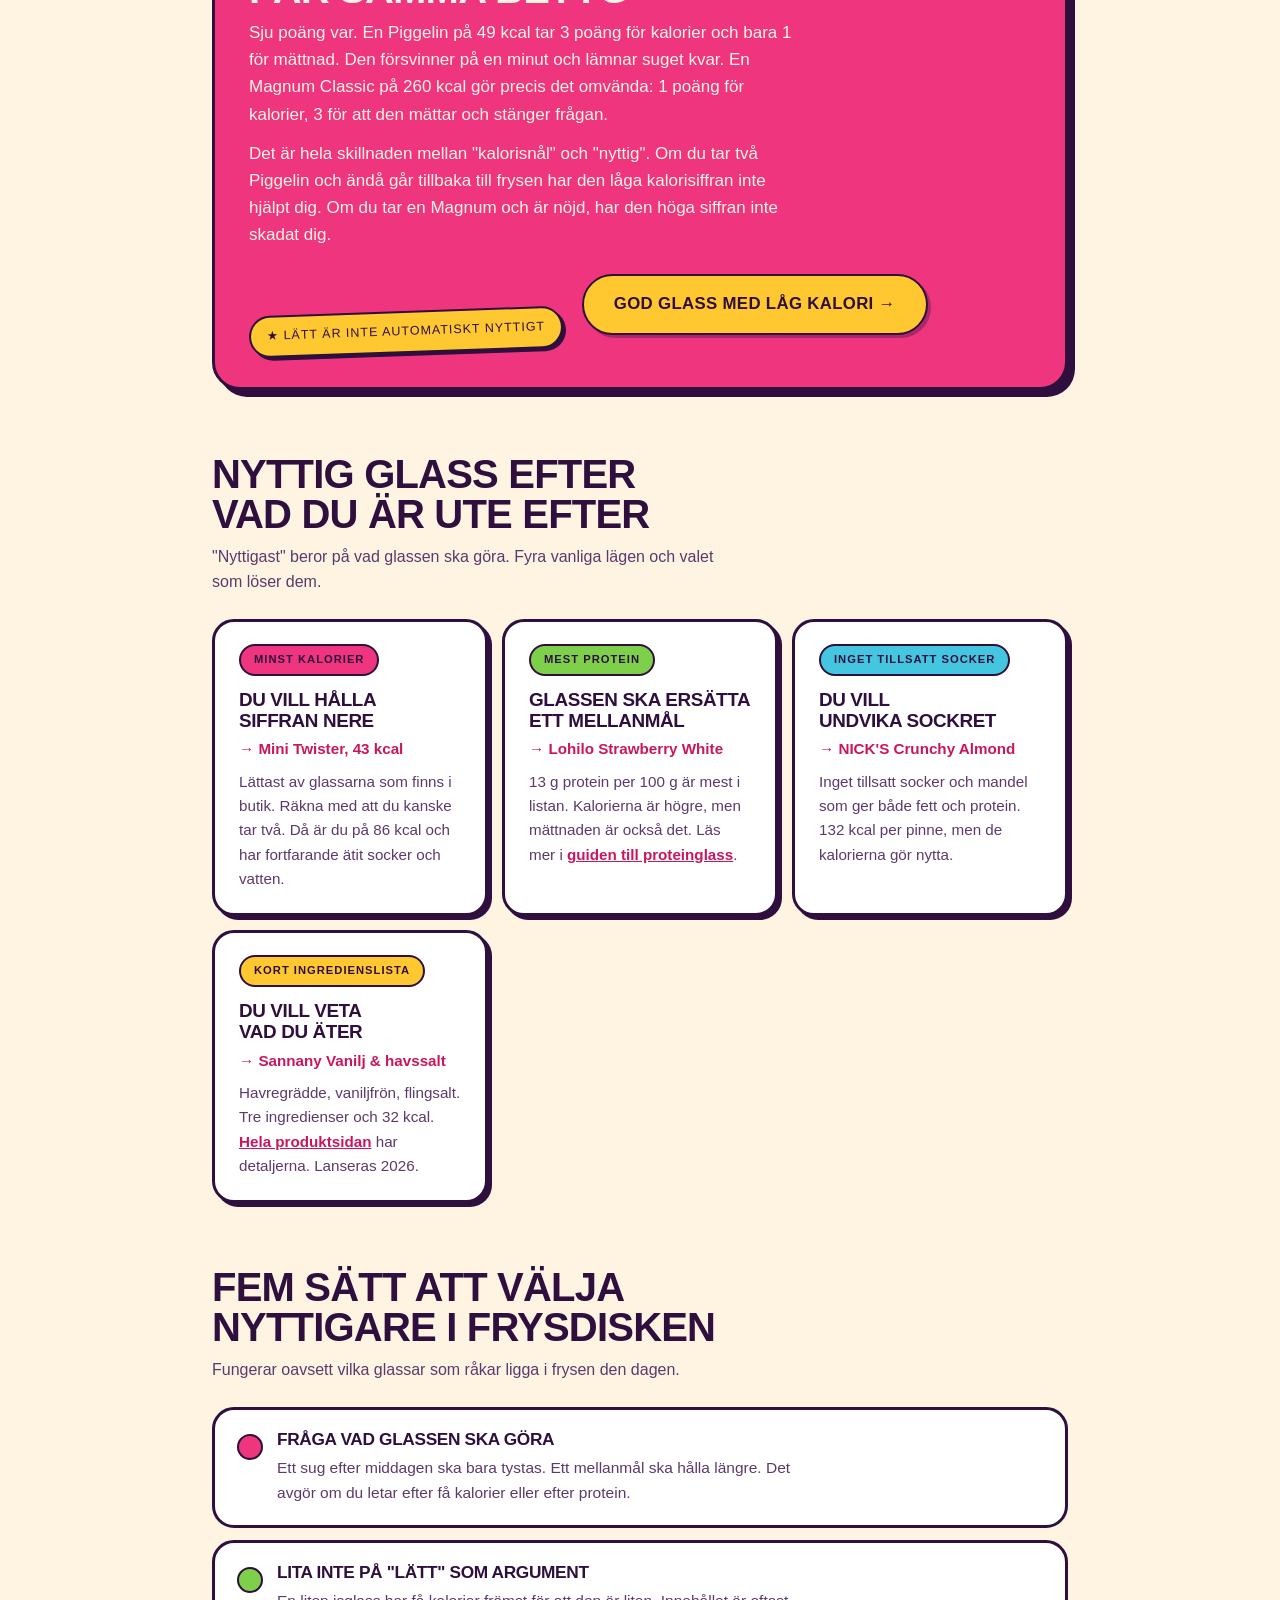
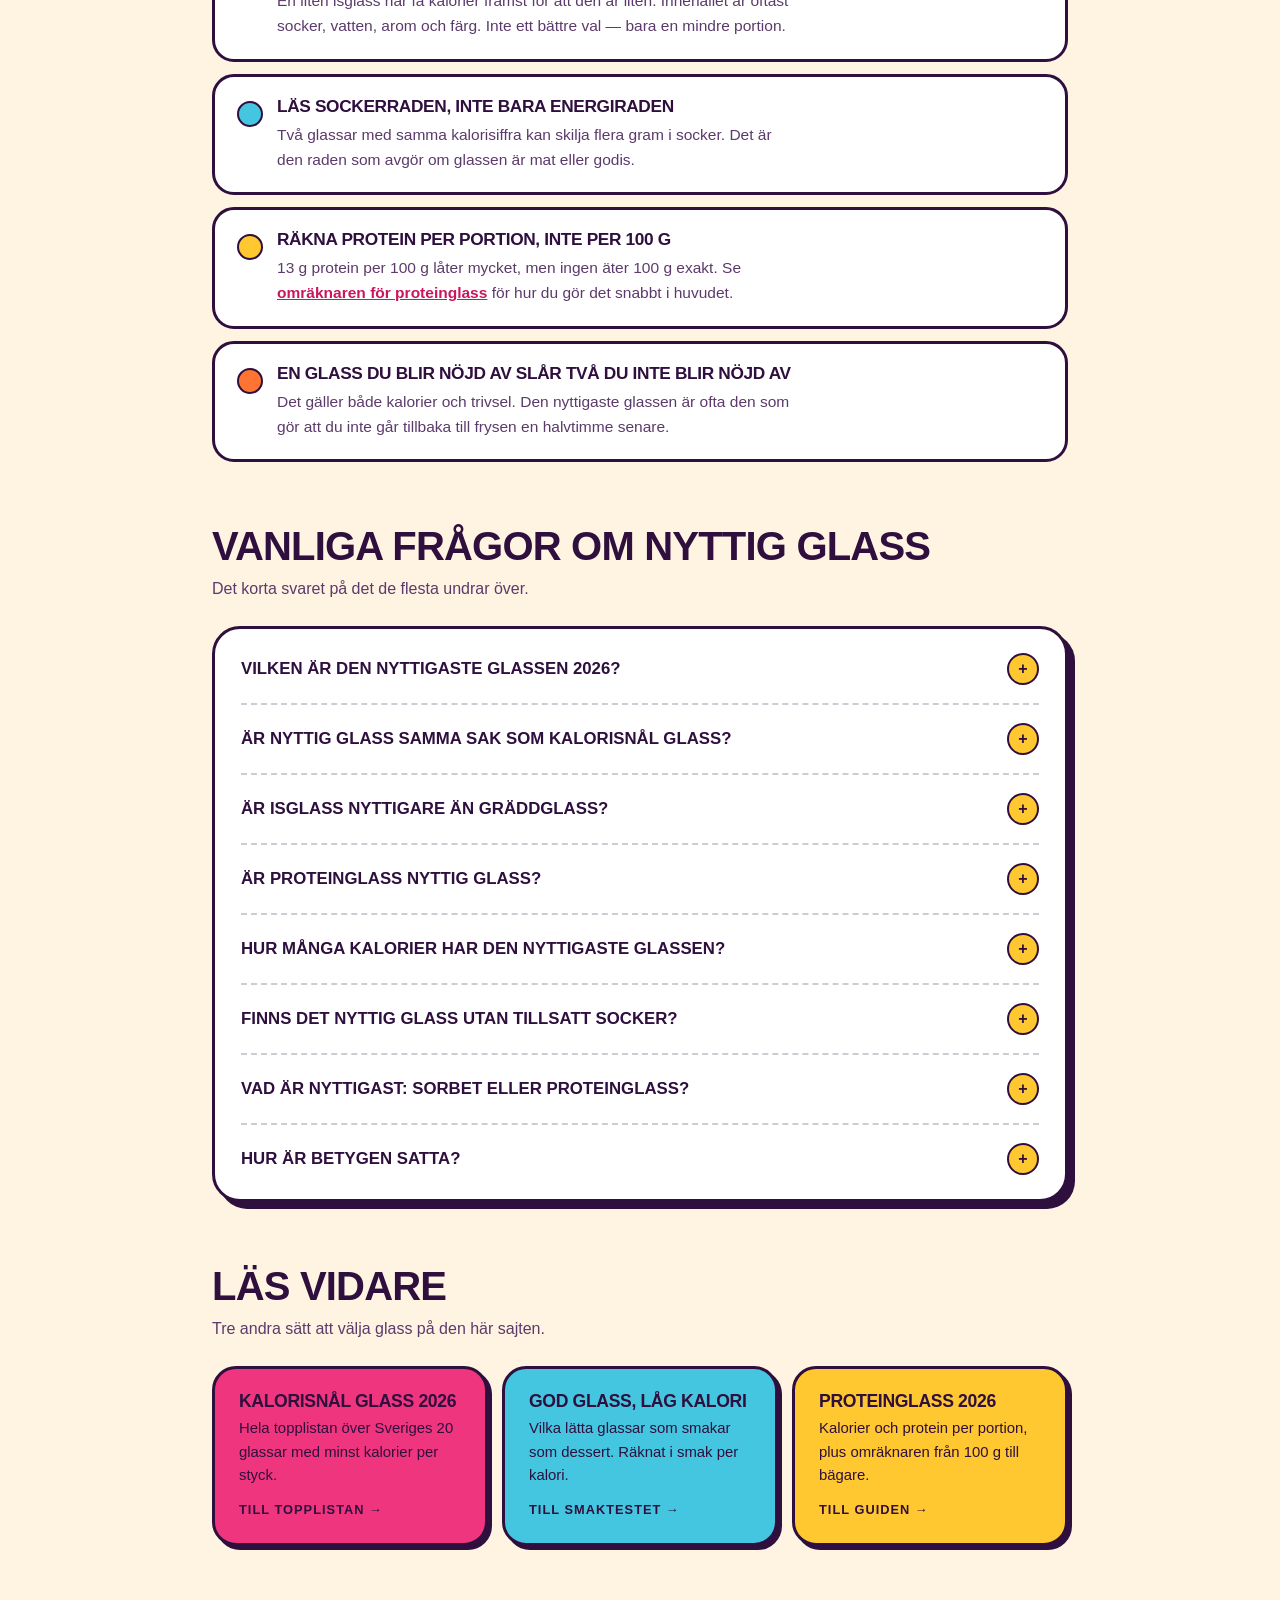
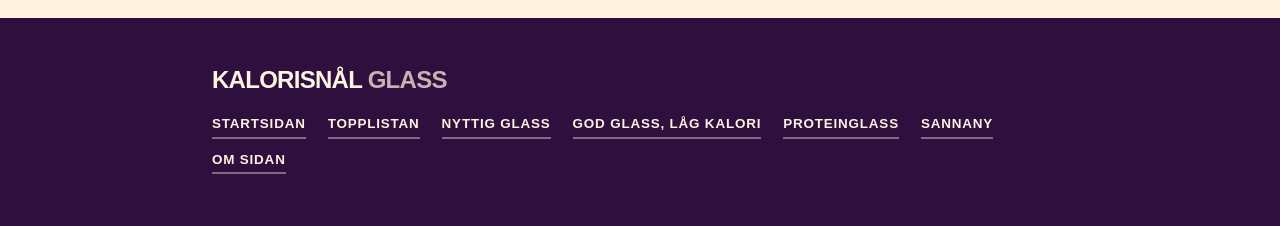
<file: nyttig-glass/index.html>
<!doctype html>
<html lang="sv">
<head>
<meta charset="utf-8">
<meta name="viewport" content="width=device-width, initial-scale=1">

<title>Nyttig glass 2026 – de nyttigaste glassarna i Sverige</title>
<meta name="description" content="Nyttig glass 2026: Sveriges glassar betygsatta på kalorier, tillsatt socker, mättnad och ingredienslista. Sannany och NICK'S toppar – Piggelin är lätt men tom.">
<link rel="canonical" href="https://www.kalorisnalglass.se/nyttig-glass/">
<meta name="robots" content="index, follow, max-snippet:-1, max-image-preview:large">

<meta property="og:type" content="article">
<meta property="og:locale" content="sv_SE">
<meta property="og:site_name" content="Kalorisnål Glass">
<meta property="og:title" content="Nyttig glass 2026 – de nyttigaste glassarna i Sverige">
<meta property="og:description" content="Nyttig glass är inte samma sak som minst kalorier. Fyra kriterier, tolv möjliga poäng och en topplista som inte ser ut som kaloritabellen.">
<meta property="og:url" content="https://www.kalorisnalglass.se/nyttig-glass/">
<meta property="og:image" content="https://www.kalorisnalglass.se/og-image.png">
<meta property="og:image:width" content="1200">
<meta property="og:image:height" content="630">
<meta property="og:image:alt" content="Nyttig glass 2026 – de nyttigaste glassarna i Sverige">
<meta name="twitter:card" content="summary_large_image">
<meta name="twitter:image" content="https://www.kalorisnalglass.se/og-image.png">

<link rel="icon" href="/favicon.png" sizes="144x144" type="image/png">
<link rel="apple-touch-icon" href="/apple-touch-icon.png">
<meta name="theme-color" content="#7ED04B" media="(prefers-color-scheme: light)">
<meta name="theme-color" content="#1B0722" media="(prefers-color-scheme: dark)">
<link rel="stylesheet" href="/styles.css">
</head>
<body data-scrolling-started="false" data-scrolling-direction="up">

<div class="floatnav">
  <a href="/" class="floatnav__brand">Kalorisnål<span>&nbsp;Glass</span></a>
  <nav class="toc" aria-label="Snabbnavigering">
    <a href="#betyg">Betygen</a>
    <a href="#efter-behov">Efter behov</a>
    <a href="#faq">FAQ</a>
    <a href="/#topplista">Topplistan</a>
  </nav>
</div>

<header class="hero hero--lime">
  <div class="bubbles" aria-hidden="true">
    <span style="width:230px;height:230px;top:-70px;right:-40px;"></span>
    <span style="width:120px;height:120px;bottom:-40px;right:180px;"></span>
    <span style="width:64px;height:64px;top:70px;right:230px;"></span>
    <span style="width:150px;height:150px;bottom:-70px;left:-50px;"></span>
  </div>
  <div class="wrap">
    <div class="brandrow">
      <a class="brand" href="/">Kalorisnål <span>Glass</span></a>
      <nav class="toc" aria-label="Innehåll">
        <a href="#modellen">Modellen</a>
        <a href="#betyg">Betygen</a>
        <a href="#faq">FAQ</a>
      </nav>
    </div>

    <div class="hero-grid">
      <div>
        <span class="kicker">★ Fyra kriterier, tolv poäng</span>
        <h1>Nyttig glass 2026<em>de nyttigaste glassarna i Sverige</em></h1>
        <p class="standfirst">
          Nyttig glass är inte samma sak som glass med minst kalorier. Här vägs Sveriges glassar
      på fyra saker samtidigt — och listan hamnar i en helt annan ordning än kalorilistan.
        </p>
        <div class="stats">
          <span class="stat"><b>4</b> kriterier</span>
          <span class="stat">Max <b>12 p</b></span>
          <span class="stat">Bäst: <b>11 p</b></span>
          <span class="stat"><b>11</b> glassar</span>
        </div>
        <a href="#betyg" class="btn-bounce">
          <div class="btn-bounce-bg"></div>
          <div class="btn-bounce-text__wrap">
            <span class="btn-bounce-text">Se betygen ↓</span>
          </div>
        </a>
      </div>

      <svg class="pop-art" viewBox="0 0 260 340" role="img" aria-label="Illustration av en glassbägare med bär och ett myntablad, med en rosa bricka som visar elva poäng">
        <g class="bob">
          <text x="16" y="46" font-size="28" fill="#F0357F" aria-hidden="true">✦</text>
          <text x="216" y="30" font-size="20" fill="#2E0F3D" aria-hidden="true">✦</text>
          <text x="10" y="150" font-size="17" fill="#2E0F3D" aria-hidden="true">✦</text>
          <!-- myntablad -->
          <path d="M 150 46 Q 186 30 202 58 Q 176 82 150 66 Z" fill="#7ED04B" stroke="#2E0F3D" stroke-width="5" stroke-linejoin="round"/>
          <path d="M 152 60 L 196 54" stroke="#2E0F3D" stroke-width="3.5" fill="none"/>
          <!-- kulor -->
          <circle cx="96"  cy="112" r="38" fill="#FFF6E8" stroke="#2E0F3D" stroke-width="6"/>
          <circle cx="158" cy="118" r="32" fill="#F0357F" stroke="#2E0F3D" stroke-width="6"/>
          <circle cx="126" cy="80"  r="30" fill="#FFC730" stroke="#2E0F3D" stroke-width="6"/>
          <!-- bär -->
          <circle cx="74" cy="72" r="11" fill="#45C6E0" stroke="#2E0F3D" stroke-width="4"/>
          <circle cx="182" cy="84" r="9"  fill="#45C6E0" stroke="#2E0F3D" stroke-width="4"/>
          <!-- bägare -->
          <path d="M 44 146 L 216 146 L 190 300 Q 188 314 174 314 L 86 314 Q 72 314 70 300 Z"
                fill="#FFE9CB" stroke="#2E0F3D" stroke-width="6" stroke-linejoin="round"/>
          <path d="M 44 146 L 216 146" stroke="#2E0F3D" stroke-width="6"/>
          <path d="M 82 186 L 178 186 M 88 224 L 172 224" stroke="#2E0F3D" stroke-width="4" opacity=".38"/>
          <!-- poängbricka -->
          <g transform="rotate(-9 202 246)">
            <circle cx="202" cy="246" r="43" fill="#F0357F" stroke="#2E0F3D" stroke-width="5"/>
            <text x="202" y="248" text-anchor="middle" font-family="ui-rounded, 'SF Pro Rounded', 'Arial Rounded MT Bold', sans-serif" font-weight="800" font-size="36" fill="#FFF3E2">11</text>
            <text x="202" y="270" text-anchor="middle" font-family="ui-rounded, 'SF Pro Rounded', 'Arial Rounded MT Bold', sans-serif" font-weight="800" font-size="13" letter-spacing="2" fill="#FFF3E2">POÄNG</text>
          </g>
        </g>
      </svg>
    </div>
  </div>
</header>

<div class="ticker" aria-hidden="true">
  <div class="ticker__track">
    <span>Nyttig glass 2026&nbsp;★&nbsp;Kalorier&nbsp;★&nbsp;Tillsatt socker&nbsp;★&nbsp;Mättnad&nbsp;★&nbsp;Ingredienslista&nbsp;★&nbsp;Fyra kriterier&nbsp;★&nbsp;</span>
    <span>Nyttig glass 2026&nbsp;★&nbsp;Kalorier&nbsp;★&nbsp;Tillsatt socker&nbsp;★&nbsp;Mättnad&nbsp;★&nbsp;Ingredienslista&nbsp;★&nbsp;Fyra kriterier&nbsp;★&nbsp;</span>
  </div>
</div>

<main class="wrap">

  <section id="kort-svar" aria-label="Kort svar">
    <div class="tldr">
      <p><b>Kort svar:</b> Den nyttigaste glassen i Sverige 2026 är Sannany Vanilj &amp; havssalt
      med 11 poäng av 12. Få kalorier, inget tillsatt socker och tre ingredienser du känner igen. Därefter kommer NICK'S Crunchy Almond (10 p) och NICK'S Strawberry
      White (9 p).</p>
      <p>Viktigt: nyttig glass är inte samma sak som glass med minst kalorier. Piggelin och Mini Twister har lägst kalorier av allt som finns i butik, men får bara
      7 poäng — de är i praktiken socker och vatten. En Magnum Classic landar på samma 7 poäng,
      av rakt motsatta skäl.</p>
    </div>
  </section>

  <section id="modellen">
    <h2>Vad gör en glass nyttig?</h2>
    <p class="section-note">
      Fyra kriterier, ett till tre poäng vardera, tolv som mest. Kalorier är ett av dem —
      inte hela svaret. Det är därför den här listan ser annorlunda ut än
      <a href="/#topplista">topplistan över kalorisnål glass</a>.
    </p>
    <div class="cards">
      <div class="card">
        <span class="metric">Kriterium 1</span>
        <h3>Kalorier per styck</h3>
        <p>3 poäng till och med 60 kcal, 2 upp till 140 kcal och 1 över det. Räknat per hel glass, aldrig per 100 ml.</p>
      </div>
      <div class="card">
        <span class="metric">Kriterium 2</span>
        <h3>Tillsatt socker</h3>
        <p>3 poäng utan tillsatt socker, 1 när socker är en av huvudingredienserna. Det är här isglassen faller.</p>
      </div>
      <div class="card">
        <span class="metric">Kriterium 3</span>
        <h3>Mättnad</h3>
        <p>Protein och fett håller suget borta. 3 poäng för en rejäl portion av något av dem, 1 för vatten och socker.</p>
      </div>
      <div class="card">
        <span class="metric">Kriterium 4</span>
        <h3>Ingredienslista</h3>
        <p>3 poäng för en handfull ingredienser du känner igen, 1 för en lång rad aromer och stabiliseringsmedel.</p>
      </div>
    </div>
  </section>

  <section id="betyg">
    <h2>Nyttigast glass i Sverige 2026: betygen</h2>
    <p class="section-note">
      Sorterad på totalpoäng. Flera glassar landar på samma summa av helt olika skäl, och det
      är själva poängen: det finns mer än ett sätt att vara ett bra val i frysdisken.
    </p>

    <div class="board board--wide">
      <div class="board-head">
        <span>#</span>
        <span>Glass</span>
        <span>Kal · Sock · Mätt · Ingr</span>
        <span>Poäng</span>
      </div>

      <div class="row" data-band="etta">
        <div class="rank">1</div>
        <div>
          <div class="name"><a href="/sannany/">Sannany Vanilj &amp; havssalt</a></div>
          <div class="kind">32 kcal/st · inget tillsatt socker · 3 ingredienser</div>
        </div>
        <div class="betyg" aria-label="Kalorier 3, tillsatt socker 3, mättnad 2, ingredienslista 3">
          <span class="bp" data-p="3" title="Kalorier">3</span>
          <span class="bp" data-p="3" title="Tillsatt socker">3</span>
          <span class="bp" data-p="2" title="Mättnad">2</span>
          <span class="bp" data-p="3" title="Ingredienslista">3</span>
        </div>
        <div class="kcal">11 <small>/ 12</small></div>
      </div>

      <div class="row" data-band="latt">
        <div class="rank">2</div>
        <div>
          <div class="name">NICK'S Crunchy Almond</div>
          <div class="kind">132 kcal/st · inget tillsatt socker · mandel mättar</div>
        </div>
        <div class="betyg" aria-label="Kalorier 2, tillsatt socker 3, mättnad 3, ingredienslista 2">
          <span class="bp" data-p="2" title="Kalorier">2</span>
          <span class="bp" data-p="3" title="Tillsatt socker">3</span>
          <span class="bp" data-p="3" title="Mättnad">3</span>
          <span class="bp" data-p="2" title="Ingredienslista">2</span>
        </div>
        <div class="kcal">10 <small>/ 12</small></div>
      </div>

      <div class="row" data-band="latt">
        <div class="rank">3</div>
        <div>
          <div class="name">NICK'S Strawberry White</div>
          <div class="kind">122 kcal/100 g · inget tillsatt socker · 6,2 g protein/100 g</div>
        </div>
        <div class="betyg" aria-label="Kalorier 2, tillsatt socker 3, mättnad 2, ingredienslista 2">
          <span class="bp" data-p="2" title="Kalorier">2</span>
          <span class="bp" data-p="3" title="Tillsatt socker">3</span>
          <span class="bp" data-p="2" title="Mättnad">2</span>
          <span class="bp" data-p="2" title="Ingredienslista">2</span>
        </div>
        <div class="kcal">9 <small>/ 12</small></div>
      </div>

      <div class="row" data-band="latt">
        <div class="rank">4</div>
        <div>
          <div class="name">Lohilo Strawberry White</div>
          <div class="kind">170 kcal/100 g · 13 g protein/100 g, mest protein i listan</div>
        </div>
        <div class="betyg" aria-label="Kalorier 1, tillsatt socker 2, mättnad 3, ingredienslista 2">
          <span class="bp" data-p="1" title="Kalorier">1</span>
          <span class="bp" data-p="2" title="Tillsatt socker">2</span>
          <span class="bp" data-p="3" title="Mättnad">3</span>
          <span class="bp" data-p="2" title="Ingredienslista">2</span>
        </div>
        <div class="kcal">8 <small>/ 12</small></div>
      </div>

      <div class="row" data-band="mellan">
        <div class="rank">5</div>
        <div>
          <div class="name">Päronbris</div>
          <div class="kind">60 kcal/st · lätt, men sötman gör jobbet</div>
        </div>
        <div class="betyg" aria-label="Kalorier 3, tillsatt socker 1, mättnad 1, ingredienslista 2">
          <span class="bp" data-p="3" title="Kalorier">3</span>
          <span class="bp" data-p="1" title="Tillsatt socker">1</span>
          <span class="bp" data-p="1" title="Mättnad">1</span>
          <span class="bp" data-p="2" title="Ingredienslista">2</span>
        </div>
        <div class="kcal">7 <small>/ 12</small></div>
      </div>

      <div class="row" data-band="mellan">
        <div class="rank">6</div>
        <div>
          <div class="name">Piggelin</div>
          <div class="kind">49 kcal/st · lätt men tom, mättar knappt</div>
        </div>
        <div class="betyg" aria-label="Kalorier 3, tillsatt socker 1, mättnad 1, ingredienslista 2">
          <span class="bp" data-p="3" title="Kalorier">3</span>
          <span class="bp" data-p="1" title="Tillsatt socker">1</span>
          <span class="bp" data-p="1" title="Mättnad">1</span>
          <span class="bp" data-p="2" title="Ingredienslista">2</span>
        </div>
        <div class="kcal">7 <small>/ 12</small></div>
      </div>

      <div class="row" data-band="mellan">
        <div class="rank">7</div>
        <div>
          <div class="name">Mini Twister</div>
          <div class="kind">43 kcal/st · lägst kalorier i butik, minst innehåll</div>
        </div>
        <div class="betyg" aria-label="Kalorier 3, tillsatt socker 1, mättnad 1, ingredienslista 2">
          <span class="bp" data-p="3" title="Kalorier">3</span>
          <span class="bp" data-p="1" title="Tillsatt socker">1</span>
          <span class="bp" data-p="1" title="Mättnad">1</span>
          <span class="bp" data-p="2" title="Ingredienslista">2</span>
        </div>
        <div class="kcal">7 <small>/ 12</small></div>
      </div>

      <div class="row" data-band="mellan">
        <div class="rank">8</div>
        <div>
          <div class="name">Valle</div>
          <div class="kind">110 kcal/st · gräddglassen med minst kalorier</div>
        </div>
        <div class="betyg" aria-label="Kalorier 2, tillsatt socker 1, mättnad 2, ingredienslista 2">
          <span class="bp" data-p="2" title="Kalorier">2</span>
          <span class="bp" data-p="1" title="Tillsatt socker">1</span>
          <span class="bp" data-p="2" title="Mättnad">2</span>
          <span class="bp" data-p="2" title="Ingredienslista">2</span>
        </div>
        <div class="kcal">7 <small>/ 12</small></div>
      </div>

      <div class="row" data-band="tyngst">
        <div class="rank">9</div>
        <div>
          <div class="name">Magnum Classic</div>
          <div class="kind">260 kcal/st · tungt, men en räcker verkligen</div>
        </div>
        <div class="betyg" aria-label="Kalorier 1, tillsatt socker 1, mättnad 3, ingredienslista 2">
          <span class="bp" data-p="1" title="Kalorier">1</span>
          <span class="bp" data-p="1" title="Tillsatt socker">1</span>
          <span class="bp" data-p="3" title="Mättnad">3</span>
          <span class="bp" data-p="2" title="Ingredienslista">2</span>
        </div>
        <div class="kcal">7 <small>/ 12</small></div>
      </div>

      <div class="row" data-band="tyngst">
        <div class="rank">10</div>
        <div>
          <div class="name">Hemglass Sorbet Blåbär/Hallon</div>
          <div class="kind">90 kcal/st · bärsorbet, men sockret bär smaken</div>
        </div>
        <div class="betyg" aria-label="Kalorier 2, tillsatt socker 1, mättnad 1, ingredienslista 2">
          <span class="bp" data-p="2" title="Kalorier">2</span>
          <span class="bp" data-p="1" title="Tillsatt socker">1</span>
          <span class="bp" data-p="1" title="Mättnad">1</span>
          <span class="bp" data-p="2" title="Ingredienslista">2</span>
        </div>
        <div class="kcal">6 <small>/ 12</small></div>
      </div>

      <div class="row" data-band="tyngst">
        <div class="rank">11</div>
        <div>
          <div class="name">Solero Exotic</div>
          <div class="kind">98 kcal/st · sorbet med glasskärna</div>
        </div>
        <div class="betyg" aria-label="Kalorier 2, tillsatt socker 1, mättnad 1, ingredienslista 2">
          <span class="bp" data-p="2" title="Kalorier">2</span>
          <span class="bp" data-p="1" title="Tillsatt socker">1</span>
          <span class="bp" data-p="1" title="Mättnad">1</span>
          <span class="bp" data-p="2" title="Ingredienslista">2</span>
        </div>
        <div class="kcal">6 <small>/ 12</small></div>
      </div>
    </div>

    <p class="betyg-key">
      <span>Cellerna: <b>Kalorier · Tillsatt socker · Mättnad · Ingredienslista</b></span>
      <span><b>3</b> = bäst, <b>1</b> = sämst</span>
    </p>

    <a class="more-link" href="/#topplista">Vill du bara ha minst kalorier? Se topplistan →</a>
  </section>

  <section id="overraskningar">
    <article class="launch">
      <h2>Piggelin och Magnum får samma betyg</h2>
      <p>
        Sju poäng var. En Piggelin på 49 kcal tar 3 poäng för kalorier och bara 1 för
        mättnad. Den försvinner på en minut och lämnar suget kvar. En Magnum Classic
        på 260 kcal gör precis det omvända: 1 poäng för kalorier, 3 för att den
        mättar och stänger frågan.
      </p>
      <p>
        Det är hela skillnaden mellan "kalorisnål" och "nyttig". Om du tar två Piggelin och
        ändå går tillbaka till frysen har den låga kalorisiffran inte hjälpt dig. Om du tar
        en Magnum och är nöjd, har den höga siffran inte skadat dig.
      </p>
      <p class="stamp">★ Lätt är inte automatiskt nyttigt</p>
      <a href="/god-glass-lag-kalori/" class="btn-bounce btn-bounce--sun">
        <div class="btn-bounce-bg"></div>
        <div class="btn-bounce-text__wrap">
          <span class="btn-bounce-text">God glass med låg kalori →</span>
        </div>
      </a>
    </article>
  </section>

  <section id="efter-behov">
    <h2>Nyttig glass efter vad du är ute efter</h2>
    <p class="section-note">
      "Nyttigast" beror på vad glassen ska göra. Fyra vanliga lägen och valet som
      löser dem.
    </p>
    <div class="needs">
      <div class="need" style="--dot: var(--pink)">
        <span class="want">Minst kalorier</span>
        <h3>Du vill hålla siffran nere</h3>
        <p class="pick">→ Mini Twister, 43 kcal</p>
        <p>Lättast av glassarna som finns i butik. Räkna med att du kanske tar två. Då är du på 86 kcal och har fortfarande ätit socker och vatten.</p>
      </div>
      <div class="need" style="--dot: var(--lime)">
        <span class="want">Mest protein</span>
        <h3>Glassen ska ersätta ett mellanmål</h3>
        <p class="pick">→ Lohilo Strawberry White</p>
        <p>13 g protein per 100 g är mest i listan. Kalorierna är högre, men mättnaden är också det. Läs mer i <a href="/proteinglass/">guiden till proteinglass</a>.</p>
      </div>
      <div class="need" style="--dot: var(--aqua)">
        <span class="want">Inget tillsatt socker</span>
        <h3>Du vill undvika sockret</h3>
        <p class="pick">→ NICK'S Crunchy Almond</p>
        <p>Inget tillsatt socker och mandel som ger både fett och protein. 132 kcal per pinne, men de kalorierna gör nytta.</p>
      </div>
      <div class="need" style="--dot: var(--sun)">
        <span class="want">Kort ingredienslista</span>
        <h3>Du vill veta vad du äter</h3>
        <p class="pick">→ Sannany Vanilj &amp; havssalt</p>
        <p>Havregrädde, vaniljfrön, flingsalt. Tre ingredienser och 32 kcal. <a href="/sannany/">Hela produktsidan</a> har detaljerna. Lanseras 2026.</p>
      </div>
    </div>
  </section>

  <section id="tumregler">
    <h2>Fem sätt att välja nyttigare i frysdisken</h2>
    <p class="section-note">Fungerar oavsett vilka glassar som råkar ligga i frysen den dagen.</p>
    <ul class="tips">
      <li style="--dot: var(--pink)">
        <h3>Fråga vad glassen ska göra</h3>
        <p>Ett sug efter middagen ska bara tystas. Ett mellanmål ska hålla längre. Det avgör om du letar efter få kalorier eller efter protein.</p>
      </li>
      <li style="--dot: var(--lime)">
        <h3>Lita inte på "lätt" som argument</h3>
        <p>En liten isglass har få kalorier främst för att den är liten. Innehållet är oftast socker, vatten, arom och färg. Inte ett bättre val — bara en mindre portion.</p>
      </li>
      <li style="--dot: var(--aqua)">
        <h3>Läs sockerraden, inte bara energiraden</h3>
        <p>Två glassar med samma kalorisiffra kan skilja flera gram i socker. Det är den raden som avgör om glassen är mat eller godis.</p>
      </li>
      <li style="--dot: var(--sun)">
        <h3>Räkna protein per portion, inte per 100 g</h3>
        <p>13 g protein per 100 g låter mycket, men ingen äter 100 g exakt. Se <a href="/proteinglass/">omräknaren för proteinglass</a> för hur du gör det snabbt i huvudet.</p>
      </li>
      <li style="--dot: var(--orange)">
        <h3>En glass du blir nöjd av slår två du inte blir nöjd av</h3>
        <p>Det gäller både kalorier och trivsel. Den nyttigaste glassen är ofta den som gör att du inte går tillbaka till frysen en halvtimme senare.</p>
      </li>
    </ul>
  </section>

  <section id="faq">
    <h2>Vanliga frågor om nyttig glass</h2>
    <p class="section-note">Det korta svaret på det de flesta undrar över.</p>

    <div class="faq">
      <details>
        <summary>Vilken är den nyttigaste glassen 2026?</summary>
        <div class="answer">
          <p>Sannany Vanilj &amp; havssalt får högst betyg 2026 med 11 poäng av 12: 32 kcal per
          styck, inget tillsatt socker och tre igenkännbara ingredienser. Av glassarna som redan
          finns i butik är NICK'S Crunchy Almond nyttigast med 10 poäng.</p>
        </div>
      </details>

      <details>
        <summary>Är nyttig glass samma sak som kalorisnål glass?</summary>
        <div class="answer">
          <p>Nej. Kalorisnål glass handlar bara om energiinnehållet per styck. Nyttig glass väger
          också in tillsatt socker, mättnad och ingredienslista. Därför hamnar Piggelin högt på
          <a href="/#topplista">kalorilistan</a> men bara på 7 av 12 poäng här.</p>
        </div>
      </details>

      <details>
        <summary>Är isglass nyttigare än gräddglass?</summary>
        <div class="answer">
          <p>Isglass har nästan alltid färre kalorier, men är sällan nyttigare i övrigt. Den består
          i huvudsak av vatten, socker och arom. Gräddglass har fett och mjölkprotein som mättar
          bättre. En liten gräddglass slår ofta två isglassar, både på nöje och på total.</p>
        </div>
      </details>

      <details>
        <summary>Är proteinglass nyttig glass?</summary>
        <div class="answer">
          <p>Ofta ja, om du jämför per portion och inte bara tittar på kaloritalet. Proteinglass har
          mer protein och oftast inget tillsatt socker, men anges per 100 g, vilket får den att
          se tyngre ut än den är. <a href="/proteinglass/">Guiden till proteinglass</a> går igenom
          hur du räknar om.</p>
        </div>
      </details>

      <details>
        <summary>Hur många kalorier har den nyttigaste glassen?</summary>
        <div class="answer">
          <p>Sannany Vanilj &amp; havssalt ligger på 32 kcal per styck. NICK'S Crunchy Almond på
          plats två har 132 kcal per pinne. Det är mer än fyra gånger så mycket, men mandeln ger
          både fett och protein. Nyttighetsbetyget handlar om bästa helhet, inte lägst siffra.</p>
        </div>
      </details>

      <details>
        <summary>Finns det nyttig glass utan tillsatt socker?</summary>
        <div class="answer">
          <p>Ja. NICK'S-sortimentet är sötat utan tillsatt socker, och Sannany bygger sötman på
          havren och vaniljen. Båda får 3 poäng på sockerkriteriet. De enda i listan som gör
          det.</p>
        </div>
      </details>

      <details>
        <summary>Vad är nyttigast: sorbet eller proteinglass?</summary>
        <div class="answer">
          <p>Sorbet har färre kalorier, proteinglass har mer protein och mindre socker. I den här
          modellen vinner proteinglassen: NICK'S Strawberry White får 9 poäng mot Solero Exotics 6,
          eftersom sorbetens kalorier till stor del är socker.</p>
        </div>
      </details>

      <details>
        <summary>Hur är betygen satta?</summary>
        <div class="answer">
          <p>Fyra kriterier med ett till tre poäng var: kalorier per styck, tillsatt socker, mättnad och
          ingredienslista. Kalorisiffrorna är ungefärliga och gäller de vanliga storlekarna. De tre andra
          kriterierna är en bedömning utifrån innehållsförteckningen, inte ett labbtest. Hela
          metoden står på <a href="/om/">om-sidan</a>, och förpackningen gäller alltid före listan.</p>
        </div>
      </details>
    </div>
  </section>

  <section id="vidare">
    <h2>Läs vidare</h2>
    <p class="section-note">Tre andra sätt att välja glass på den här sajten.</p>
    <div class="siblings">
      <a class="sibling" href="/" style="--dot: var(--pink)">
        <h3>Kalorisnål glass 2026</h3>
        <p>Hela topplistan över Sveriges 20 glassar med minst kalorier per styck.</p>
        <span class="go">Till topplistan →</span>
      </a>
      <a class="sibling" href="/god-glass-lag-kalori/" style="--dot: var(--aqua)">
        <h3>God glass, låg kalori</h3>
        <p>Vilka lätta glassar som smakar som dessert. Räknat i smak per kalori.</p>
        <span class="go">Till smaktestet →</span>
      </a>
      <a class="sibling" href="/proteinglass/" style="--dot: var(--sun)">
        <h3>Proteinglass 2026</h3>
        <p>Kalorier och protein per portion, plus omräknaren från 100 g till bägare.</p>
        <span class="go">Till guiden →</span>
      </a>
    </div>
  </section>
</main>

<footer>
  <div class="wrap">
    <span class="brand display">Kalorisnål <span>Glass</span></span>
    <nav aria-label="Sidfot">
      <a href="/">Startsidan</a>
      <a href="/#topplista">Topplistan</a>
      <a href="/nyttig-glass/">Nyttig glass</a>
      <a href="/god-glass-lag-kalori/">God glass, låg kalori</a>
      <a href="/proteinglass/">Proteinglass</a>
      <a href="/sannany/">Sannany</a>
      <a href="/om/">Om sidan</a>
    </nav>
  </div>
</footer>

<script type="application/ld+json">
{
  "@context": "https://schema.org",
  "@graph": [
    {
      "@type": "Organization",
      "@id": "https://www.kalorisnalglass.se/#org",
      "name": "Kalorisnål Glass",
      "url": "https://www.kalorisnalglass.se/",
      "logo": "https://www.kalorisnalglass.se/logo.png"
    },
    {
      "@type": "WebSite",
      "@id": "https://www.kalorisnalglass.se/#website",
      "url": "https://www.kalorisnalglass.se/",
      "name": "Kalorisnål Glass",
      "publisher": { "@id": "https://www.kalorisnalglass.se/#org" },
      "inLanguage": "sv-SE"
    },
    {
      "@type": "WebPage",
      "@id": "https://www.kalorisnalglass.se/nyttig-glass/#webpage",
      "url": "https://www.kalorisnalglass.se/nyttig-glass/",
      "isPartOf": { "@id": "https://www.kalorisnalglass.se/#website" },
      "name": "Nyttig glass 2026 – de nyttigaste glassarna i Sverige",
      "description": "Nyttig glass 2026: Sveriges glassar betygsatta på kalorier, tillsatt socker, mättnad och ingredienslista. Sannany och NICK'S toppar, Piggelin är lätt men tom.",
      "inLanguage": "sv-SE",
      "datePublished": "2026-08-12",
      "dateModified": "2026-08-12",
      "author": { "@id": "https://www.kalorisnalglass.se/#org" },
      "publisher": { "@id": "https://www.kalorisnalglass.se/#org" },
      "image": "https://www.kalorisnalglass.se/og-image.png",
      "about": { "@type": "Thing", "name": "Nyttig glass" },
      "mainEntity": { "@id": "https://www.kalorisnalglass.se/nyttig-glass/#lista" },
      "speakable": {
        "@type": "SpeakableSpecification",
        "cssSelector": ["#kort-svar"]
      }
    },
    {
      "@type": "BreadcrumbList",
      "itemListElement": [
        { "@type": "ListItem", "position": 1, "name": "Kalorisnål glass 2026", "item": "https://www.kalorisnalglass.se/" },
        { "@type": "ListItem", "position": 2, "name": "Nyttig glass 2026", "item": "https://www.kalorisnalglass.se/nyttig-glass/" }
      ]
    },
    {
      "@type": "ItemList",
      "@id": "https://www.kalorisnalglass.se/nyttig-glass/#lista",
      "name": "Nyttigaste glassarna i Sverige 2026",
      "description": "Betygsatta på fyra kriterier: kalorier per styck, tillsatt socker, mättnad och ingredienslista. Max 12 poäng.",
      "numberOfItems": 11,
      "itemListOrder": "https://schema.org/ItemListOrderDescending",
      "itemListElement": [
        { "@type": "ListItem", "position": 1, "name": "Sannany Vanilj & havssalt – 11 av 12 poäng", "item": "https://www.kalorisnalglass.se/sannany/" },
        { "@type": "ListItem", "position": 2, "name": "NICK'S Crunchy Almond – 10 av 12 poäng" },
        { "@type": "ListItem", "position": 3, "name": "NICK'S Strawberry White – 9 av 12 poäng" },
        { "@type": "ListItem", "position": 4, "name": "Lohilo Strawberry White – 8 av 12 poäng" },
        { "@type": "ListItem", "position": 5, "name": "Päronbris – 7 av 12 poäng" },
        { "@type": "ListItem", "position": 6, "name": "Piggelin – 7 av 12 poäng" },
        { "@type": "ListItem", "position": 7, "name": "Mini Twister – 7 av 12 poäng" },
        { "@type": "ListItem", "position": 8, "name": "Valle – 7 av 12 poäng" },
        { "@type": "ListItem", "position": 9, "name": "Magnum Classic – 7 av 12 poäng" },
        { "@type": "ListItem", "position": 10, "name": "Hemglass Sorbet Blåbär/Hallon – 6 av 12 poäng" },
        { "@type": "ListItem", "position": 11, "name": "Solero Exotic – 6 av 12 poäng" }
      ]
    }
  ]
}
</script>

<script>
  // OSMO: Detect Scrolling Direction (Up/Down)
  (function () {
    var lastScrollTop = 0;
    var threshold = 10;
    var thresholdTop = 50;

    window.addEventListener('scroll', function () {
      var nowScrollTop = window.scrollY;
      if (Math.abs(lastScrollTop - nowScrollTop) >= threshold) {
        var direction = nowScrollTop > lastScrollTop ? 'down' : 'up';
        document.body.setAttribute('data-scrolling-direction', direction);
        document.body.setAttribute('data-scrolling-started', nowScrollTop > thresholdTop ? 'true' : 'false');
        lastScrollTop = nowScrollTop;
      }
    }, { passive: true });
  })();
</script>
</body>
</html>
</file>
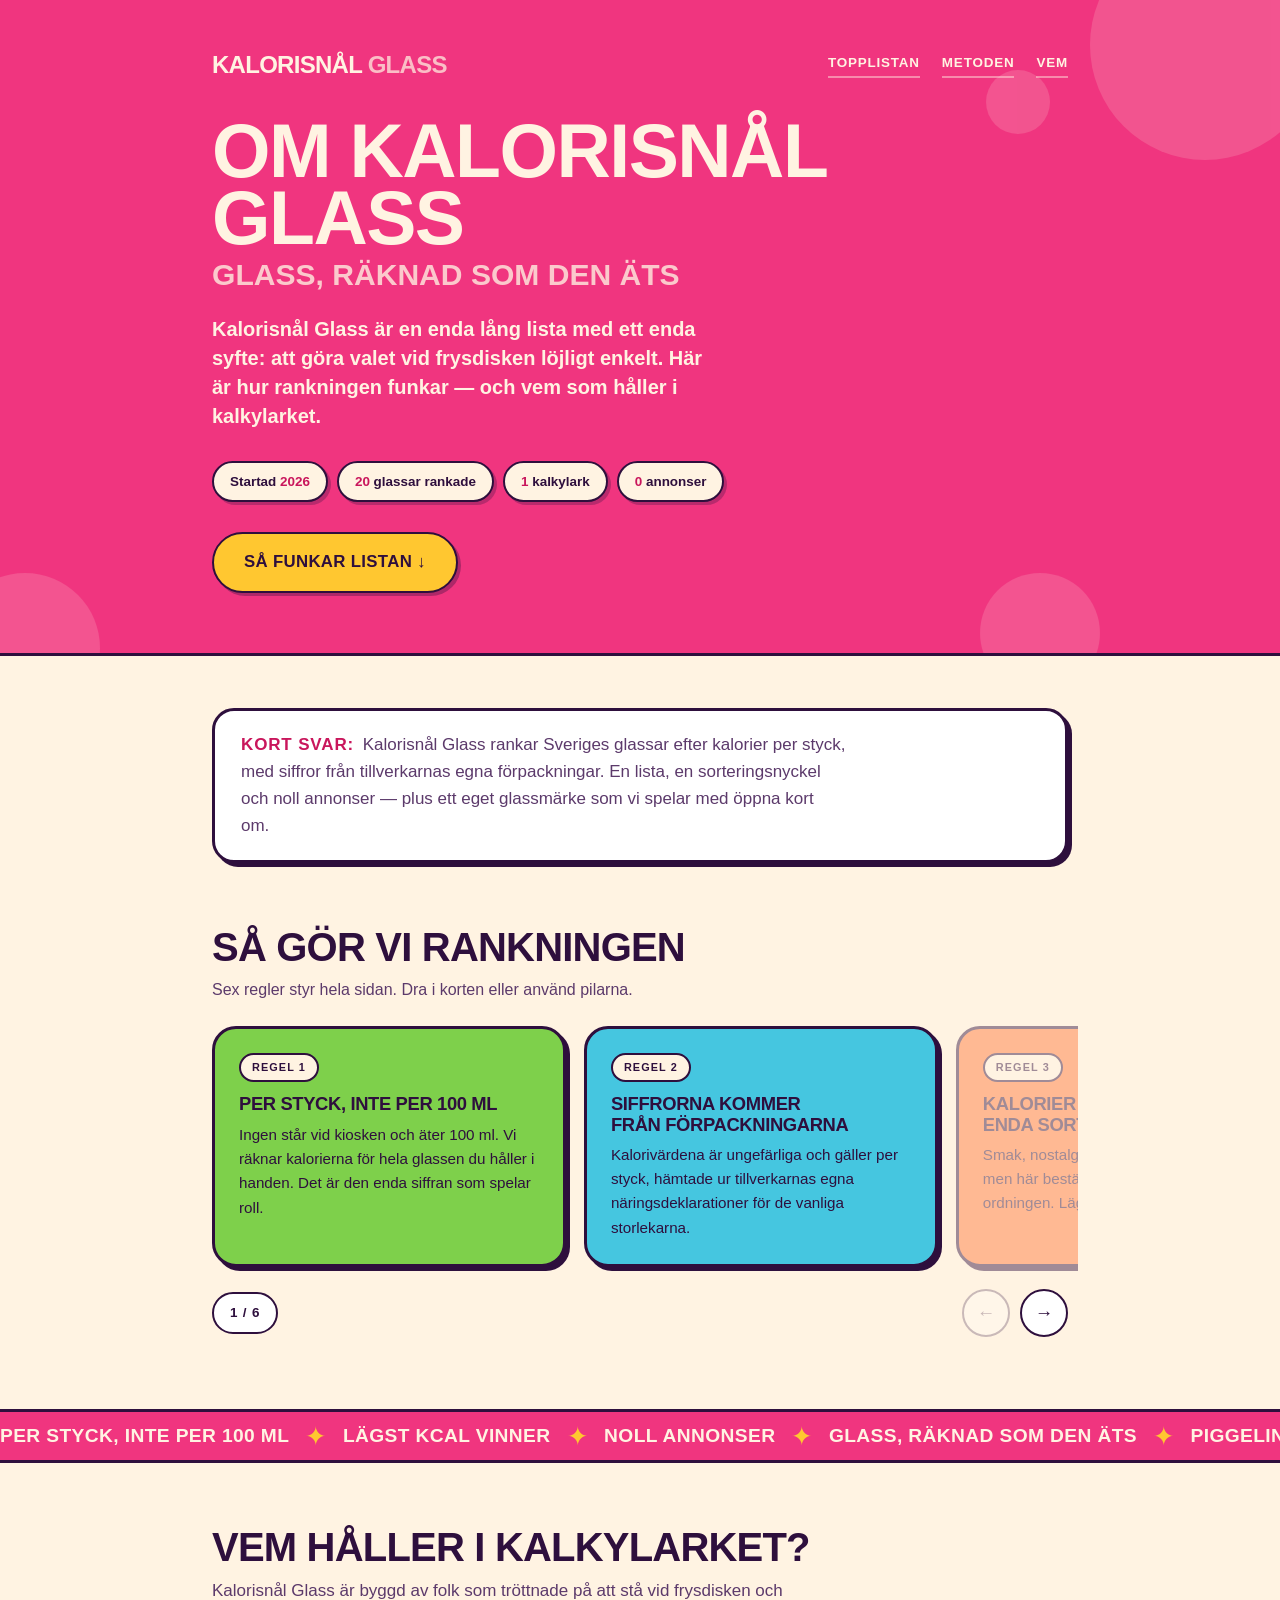
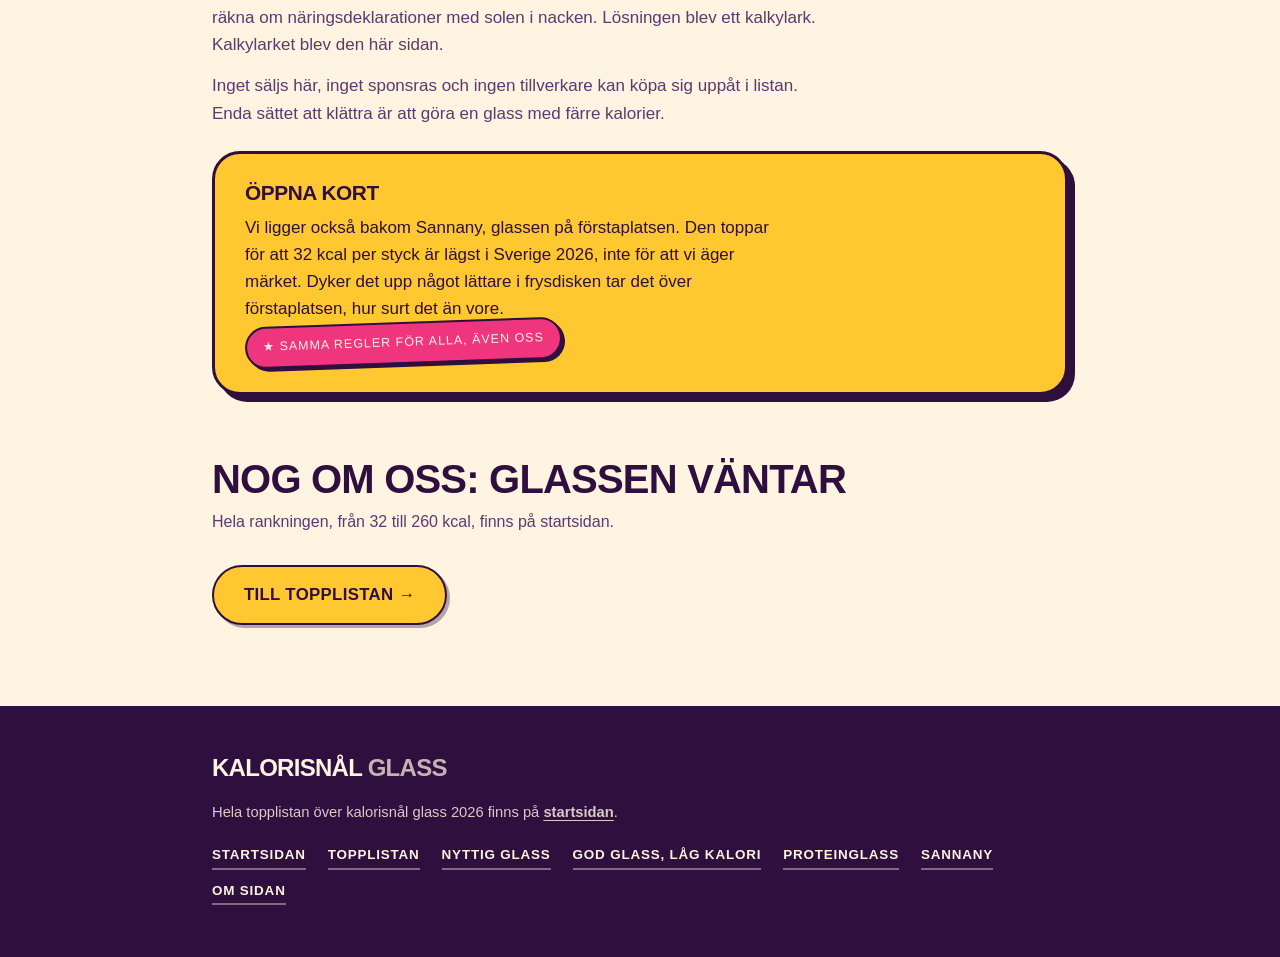
<file: om/index.html>
<!doctype html>
<html lang="sv">
<head>
<meta charset="utf-8">
<meta name="viewport" content="width=device-width, initial-scale=1">

<title>Om Kalorisnål Glass – så rankar vi glass per styck</title>
<meta name="description" content="Så funkar Kalorisnål Glass: Sveriges glassar rankade efter kalorier per styck, med siffror från förpackningarna, noll annonser och öppna kort om Sannany.">
<link rel="canonical" href="https://www.kalorisnalglass.se/om/">
<meta name="robots" content="index, follow, max-snippet:-1, max-image-preview:large">

<meta property="og:type" content="website">
<meta property="og:locale" content="sv_SE">
<meta property="og:site_name" content="Kalorisnål Glass">
<meta property="og:title" content="Om Kalorisnål Glass – så rankar vi glass per styck">
<meta property="og:description" content="Metoden bakom topplistan: kalorier per styck, siffror från förpackningarna och en enda sorteringsnyckel.">
<meta property="og:url" content="https://www.kalorisnalglass.se/om/">
<meta property="og:image" content="https://www.kalorisnalglass.se/og-image.png">
<meta property="og:image:width" content="1200">
<meta property="og:image:height" content="630">
<meta property="og:image:alt" content="Kalorisnål Glass – så rankas Sveriges glassar efter kalorier per styck">
<meta name="twitter:card" content="summary_large_image">
<meta name="twitter:image" content="https://www.kalorisnalglass.se/og-image.png">

<link rel="icon" href="/favicon.png" sizes="144x144" type="image/png">
<link rel="apple-touch-icon" href="/apple-touch-icon.png">
<meta name="theme-color" content="#F0357F" media="(prefers-color-scheme: light)">
<meta name="theme-color" content="#1B0722" media="(prefers-color-scheme: dark)">

<style>
  /* ================= Tokens ================= */
  :root {
    --cream:      #FFF3E2;
    --cream-2:    #FFE9CB;
    --ink:        #2E0F3D;
    --ink-2:      #5C3A6B;
    --muted:      #7A5C8A;

    --pink:       #F0357F;
    /* Rosa text på ljus botten behöver mörkare ton för att klara 4,5:1 */
    --pink-text:  #C9165C;
    --pink-ink:   #FFF3E2;
    --sun:        #FFC730;
    --lime:       #7ED04B;
    --aqua:       #45C6E0;
    --orange:     #FF7433;

    --ground:     var(--cream);
    --surface:    #FFFFFF;
    --surface-2:  var(--cream-2);
    --line:       var(--ink);
    --hero:       var(--pink);
    --pop:        4px 4px 0 var(--ink);
    --pop-lg:     7px 7px 0 var(--ink);
  }
  @media (prefers-color-scheme: dark) {
    :root {
      --cream:     #FFEEDA;
      --ink:       #FFEEDA;
      --ink-2:     #E2C9DC;
      --muted:     #B294BE;
      --pink-text: #FF7FAE;
      --ground:    #1B0722;
      --surface:   #2A0F35;
      --surface-2: #3A1747;
      --line:      #FFEEDA;
      --hero:      #B8155F;
      --pop:       4px 4px 0 rgba(0,0,0,.55);
      --pop-lg:    7px 7px 0 rgba(0,0,0,.55);
    }
  }
  :root[data-theme="dark"] {
    --cream:     #FFEEDA;
    --ink:       #FFEEDA;
    --ink-2:     #E2C9DC;
    --muted:     #B294BE;
    --pink-text: #FF7FAE;
    --ground:    #1B0722;
    --surface:   #2A0F35;
    --surface-2: #3A1747;
    --line:      #FFEEDA;
    --hero:      #B8155F;
    --pop:       4px 4px 0 rgba(0,0,0,.55);
    --pop-lg:    7px 7px 0 rgba(0,0,0,.55);
  }
  :root[data-theme="light"] {
    --cream:     #FFF3E2;
    --ink:       #2E0F3D;
    --ink-2:     #5C3A6B;
    --muted:     #7A5C8A;
    --pink-text: #C9165C;
    --ground:    #FFF3E2;
    --surface:   #FFFFFF;
    --surface-2: #FFE9CB;
    --line:      #2E0F3D;
    --hero:      #F0357F;
    --pop:       4px 4px 0 #2E0F3D;
    --pop-lg:    7px 7px 0 #2E0F3D;
  }

  /* Chips/badges always sit on a light fill, so their text stays plum in both themes.
     The pink accent inside them must likewise never flip to the dark-mode tint. */
  :root { --on-bright: #2E0F3D; --pink-on-bright: #C9165C; }

  :root {
    --display: ui-rounded, "SF Pro Rounded", "Arial Rounded MT Bold", "Avenir Next", Futura, "Trebuchet MS", sans-serif;
    --body: "Avenir Next", "Helvetica Neue", Helvetica, Arial, sans-serif;
  }

  * { box-sizing: border-box; }

  html, body { overflow-x: clip; }

  body {
    margin: 0;
    background: var(--ground);
    color: var(--ink);
    font-family: var(--body);
    font-size: 17px;
    line-height: 1.6;
    -webkit-font-smoothing: antialiased;
  }

  .wrap { max-width: 900px; margin: 0 auto; padding: 0 22px; }

  h1, h2, h3, .display {
    font-family: var(--display);
    font-weight: 800;
    letter-spacing: -.02em;
    text-wrap: balance;
  }

  /* ================= Hero ================= */
  .hero {
    position: relative;
    overflow: hidden;
    background: var(--hero);
    color: var(--pink-ink);
    border-bottom: 3px solid var(--line);
  }
  .hero .wrap { padding-top: 46px; padding-bottom: 52px; position: relative; z-index: 1; }

  .bubbles { position: absolute; inset: 0; z-index: 0; pointer-events: none; opacity: .16; }
  .bubbles span {
    position: absolute;
    border-radius: 50%;
    background: var(--cream);
  }

  .brandrow {
    display: flex;
    align-items: center;
    justify-content: space-between;
    gap: 16px;
    flex-wrap: wrap;
    margin-bottom: 34px;
  }
  .brand {
    font-family: var(--display);
    font-weight: 800;
    font-size: 1.5rem;
    letter-spacing: -.03em;
    text-transform: uppercase;
    color: var(--pink-ink);
    text-decoration: none;
  }
  .brand span { opacity: .72; font-weight: 800; }

  h1 {
    font-size: clamp(2.15rem, 9.2vw, 4.7rem);
    line-height: .88;
    text-transform: uppercase;
    margin: 0;
    color: var(--pink-ink);
  }
  /* Samma underrubriksskala som övriga sidor (0.4em), annars konkurrerar
     underraden med rubriken nu när H1 bär hela sajtnamnet */
  h1 em { font-style: normal; display: block; font-size: .4em; letter-spacing: 0; opacity: .78; margin-top: .38em; }

  .standfirst {
    max-width: 46ch;
    margin: 26px 0 0;
    font-size: 1.25rem;
    font-weight: 600;
    line-height: 1.45;
    color: var(--pink-ink);
  }

  .toc { display: flex; flex-wrap: wrap; gap: 8px 22px; align-items: center; }
  .toc a {
    color: var(--pink-ink);
    font-family: var(--display);
    font-weight: 800;
    font-size: .84rem;
    letter-spacing: .06em;
    text-transform: uppercase;
    text-decoration: none;
    border-bottom: 2.5px solid color-mix(in srgb, var(--pink-ink) 45%, transparent);
    padding-bottom: 2px;
  }
  .toc a:hover, .toc a:focus-visible { border-bottom-color: var(--pink-ink); }
  .toc a:focus-visible { outline: 3px solid var(--sun); outline-offset: 3px; }

  section[id] { scroll-margin-top: 96px; }
  html { scroll-behavior: smooth; }

  /* ============ Bouncy CTA — OSMO "Tilting Bouncing Button" (Ilja van Eck) ============ */
  :root {
    --ease-elastic: linear(0, 0.55 7.5%, 0.85 12%, 0.95 14%, 1.03 16.5%, 1.09 20%, 1.13 22%, 1.14 23%, 1.15 24.5%, 1.15 26%, 1.13 28%, 1.11 31%, 1.05 39%, 1.02 43%, 0.99 47%, 0.98 52%, 0.97 59%, 1.002 81%, 1);
  }
  .btn-bounce {
    color: var(--on-bright);
    font-family: var(--display);
    font-weight: 800;
    font-size: 1.05rem;
    letter-spacing: .02em;
    text-transform: uppercase;
    text-decoration: none;
    display: inline-block;
    margin-top: 30px;
    padding-left: 1.9em;
    padding-right: 1.9em;
    position: relative;
  }
  .btn-bounce-bg {
    z-index: 0;
    background-color: var(--sun);
    border: 2.5px solid var(--on-bright);
    border-radius: 100em;
    box-shadow: 3px 3px 0 rgba(46,15,61,.35);
    position: absolute;
    inset: 0%;
  }
  .btn-bounce-text { z-index: 1; display: block; position: relative; }
  .btn-bounce-text__wrap { padding-top: 1em; padding-bottom: 1em; overflow: hidden; }
  @media (hover: hover) and (pointer: fine) {
    .btn-bounce, .btn-bounce-text, .btn-bounce-text__wrap {
      transition: transform .65s var(--ease-elastic);
    }
    .btn-bounce-text {
      --text-duplicate-distance: 3em;
      text-shadow: 0px var(--text-duplicate-distance) currentColor;
    }
    .btn-bounce:hover { transform: scale(.92) rotate(-3deg); }
    .btn-bounce:hover .btn-bounce-text__wrap { transform: rotate(3deg); }
    .btn-bounce:hover .btn-bounce-text { transform: translate(0, calc(-1 * var(--text-duplicate-distance))); }
  }

  /* ============ Flytande nav — OSMO "Detect Scrolling Direction" ============ */
  .floatnav {
    position: fixed;
    top: 14px;
    left: 0;
    right: 0;
    margin-inline: auto;
    width: fit-content;
    z-index: 50;
    display: flex;
    align-items: center;
    gap: 22px;
    max-width: calc(100vw - 28px);
    background: var(--surface);
    border: 2.5px solid var(--line);
    border-radius: 999px;
    box-shadow: var(--pop);
    padding: 10px 22px;
    transform: translateY(-160%) rotate(0.001deg);
    transition: transform .6s var(--ease-elastic);
  }
  [data-scrolling-started="true"][data-scrolling-direction="up"] .floatnav {
    transform: translateY(0%) rotate(0.001deg);
  }
  .floatnav__brand {
    font-family: var(--display);
    font-weight: 800;
    font-size: .95rem;
    letter-spacing: -.02em;
    text-transform: uppercase;
    color: var(--ink);
    text-decoration: none;
    white-space: nowrap;
  }
  .floatnav__brand span { color: var(--pink-text); }
  .floatnav .toc a {
    color: var(--ink);
    border-bottom-color: color-mix(in srgb, var(--ink) 30%, transparent);
  }
  .floatnav .toc a:hover, .floatnav .toc a:focus-visible { border-bottom-color: var(--pink-text); color: var(--pink-text); }
  @media (max-width: 640px) {
    .floatnav { gap: 14px; padding: 9px 16px; }
    .floatnav__brand span { display: none; }
    .floatnav .toc { gap: 6px 12px; }
    .floatnav .toc a { font-size: .72rem; }
  }

  .stats { display: flex; flex-wrap: wrap; gap: 9px; margin-top: 30px; }
  .stat {
    background: var(--cream);
    color: var(--on-bright);
    border: 2.5px solid var(--on-bright);
    border-radius: 999px;
    padding: 8px 16px;
    font-family: var(--display);
    font-weight: 800;
    font-size: .84rem;
    font-variant-numeric: tabular-nums;
    box-shadow: 3px 3px 0 rgba(46,15,61,.28);
  }
  .stat b { color: var(--pink-on-bright); }

  /* ================= Sections ================= */
  section { margin-top: 64px; }
  section:first-of-type { margin-top: 52px; }

  h2 { font-size: clamp(1.7rem, 5vw, 2.5rem); line-height: 1; text-transform: uppercase; margin: 0 0 10px; }
  .section-note { color: var(--ink-2); font-size: 1rem; margin: 0 0 24px; max-width: 58ch; }

  /* Grundton för länkar i löptext. Utan den ärver de webbläsarens blå, som både
     bryter mot färgskalan och faller under 4,5:1 i mörkt läge. */
  main a:not([class]) { color: var(--pink-text); font-weight: 600; }
  .slide-card a:not([class]), .vem-card a:not([class]) { color: var(--on-bright); font-weight: 700; text-underline-offset: 3px; }

  /* ================= Kort svar ================= */
  .tldr {
    background: var(--surface);
    border: 3px solid var(--line);
    border-radius: 22px;
    box-shadow: var(--pop);
    padding: 20px 26px;
  }
  .tldr p { margin: 0; max-width: 64ch; font-weight: 500; color: var(--ink-2); }
  .tldr b {
    font-family: var(--display);
    font-weight: 800;
    text-transform: uppercase;
    letter-spacing: .05em;
    color: var(--pink-text);
    margin-right: 4px;
  }

  .metric {
    display: inline-block;
    background: var(--cream);
    border: 2px solid var(--on-bright);
    border-radius: 999px;
    padding: 4px 11px;
    font-family: var(--display);
    font-weight: 800;
    font-size: .68rem;
    letter-spacing: .1em;
    text-transform: uppercase;
    color: var(--on-bright);
  }

  /* ============ Metod-slider — OSMO "Basic GSAP Slider", vaniljversion ============ */
  .om-slider {
    --spv: 2.35;
    --gap: 18px;
    position: relative;
  }
  .om-slider:focus-visible { outline: 3px solid var(--pink); outline-offset: 8px; border-radius: 12px; }
  .om-slider__collection {
    overflow: hidden;
    cursor: grab;
    touch-action: pan-y;
    padding: 10px;
    margin: -10px;
  }
  .om-slider.is--grabbing .om-slider__collection { cursor: grabbing; }
  .om-slider__list {
    position: relative;
    display: flex;
    gap: var(--gap);
    width: 100%;
    will-change: transform;
    user-select: none;
    -webkit-user-select: none;
    backface-visibility: hidden;
    transition: transform .55s cubic-bezier(.22, .9, .3, 1);
  }
  .om-slider__item {
    flex: none;
    display: flex;
    width: calc((100% - (var(--spv) - 1) * var(--gap)) / var(--spv));
    transition: opacity .3s ease;
  }
  .om-slider__item[data-om-slider-item-status="not-active"] { opacity: .45; }

  .slide-card {
    width: 100%;
    border: 3px solid var(--on-bright);
    border-radius: 24px;
    padding: 24px;
    box-shadow: var(--pop);
    color: var(--on-bright);
    display: flex;
    flex-direction: column;
    align-items: flex-start;
    gap: 0;
  }
  .om-slider__item:nth-child(4n+1) .slide-card { background: var(--lime); }
  .om-slider__item:nth-child(4n+2) .slide-card { background: var(--aqua); }
  .om-slider__item:nth-child(4n+3) .slide-card { background: var(--orange); }
  .om-slider__item:nth-child(4n+4) .slide-card { background: var(--sun); }
  .slide-card h3 { font-size: 1.15rem; margin: 12px 0 8px; line-height: 1.1; text-transform: uppercase; }
  .slide-card p { margin: 0; font-size: .95rem; font-weight: 500; }

  .om-slider__controls {
    display: flex;
    align-items: center;
    justify-content: space-between;
    gap: 16px;
    margin-top: 22px;
  }
  .om-slider__counter {
    font-family: var(--display);
    font-weight: 800;
    font-size: .84rem;
    font-variant-numeric: tabular-nums;
    letter-spacing: .06em;
    background: var(--surface);
    border: 2.5px solid var(--line);
    border-radius: 999px;
    padding: 8px 16px;
  }
  .om-slider__buttons { display: flex; gap: 10px; }
  .om-slider__btn {
    width: 48px;
    height: 48px;
    border-radius: 50%;
    border: 2.5px solid var(--line);
    background: var(--surface);
    color: var(--ink);
    font-family: var(--display);
    font-weight: 800;
    font-size: 1.15rem;
    line-height: 1;
    display: grid;
    place-items: center;
    cursor: pointer;
    transition: transform .12s ease, box-shadow .12s ease, opacity .2s ease;
    padding: 0;
  }
  .om-slider__btn:hover { transform: translate(-2px, -2px); box-shadow: var(--pop); }
  .om-slider__btn:focus-visible { outline: 3px solid var(--pink); outline-offset: 3px; }
  .om-slider__btn[data-om-slider-control-status="not-active"] {
    opacity: .25;
    pointer-events: none;
    transform: none;
    box-shadow: none;
  }

  @media (max-width: 860px) {
    .om-slider { --spv: 1.8; }
  }
  @media (max-width: 640px) {
    .om-slider { --spv: 1.12; --gap: 12px; }

    .hero .wrap { padding-top: 34px; padding-bottom: 42px; }
    .standfirst { font-size: 1.08rem; }

    /* Navlänkarna är bara ~23 px höga — ge dem en 40 px träffyta utan att
       flytta en enda pixel, och luftigare radavstånd så ytorna inte överlappar */
    .toc, footer nav { gap: 16px 20px; }
    .toc a, footer nav a { position: relative; }
    .toc a::after, footer nav a::after {
      content: "";
      position: absolute;
      left: 0; right: 0; top: 50%;
      height: 40px;
      transform: translateY(-50%);
    }
  }

  /* ============ Band — OSMO "CSS Marquee" ============ */
  .band {
    width: 100vw;
    margin-left: calc(50% - 50vw);
    margin-top: 72px;
    background: var(--pink);
    color: var(--cream);
    border-top: 3px solid var(--line);
    border-bottom: 3px solid var(--line);
    display: flex;
    overflow: hidden;
  }
  .band__list {
    flex: none;
    display: flex;
    align-items: center;
    position: relative;
    animation: bandScroll 30s linear infinite;
    animation-play-state: paused;
  }
  .band__item {
    display: flex;
    align-items: center;
    gap: 1em;
    padding: 14px 1em 14px 0;
  }
  .band__item p {
    white-space: nowrap;
    margin: 0;
    font-family: var(--display);
    font-weight: 800;
    font-size: 1.2rem;
    line-height: 1;
    letter-spacing: .02em;
    text-transform: uppercase;
  }
  .band__item svg { width: 1.15em; height: auto; flex: none; }
  @keyframes bandScroll {
    to { transform: translateX(-100%); }
  }

  /* ================= Vem ================= */
  .vem-card {
    position: relative;
    background: var(--sun);
    color: var(--on-bright);
    border: 3px solid var(--on-bright);
    border-radius: 28px;
    box-shadow: var(--pop-lg);
    padding: 28px 30px;
    margin-top: 24px;
  }
  .vem-card h3 { font-size: 1.3rem; margin: 0 0 10px; text-transform: uppercase; line-height: 1.05; }
  .vem-card p { margin: 0; max-width: 58ch; font-weight: 500; }
  .stamp {
    display: inline-block;
    margin: 18px 0 0;
    padding: 9px 16px;
    background: var(--pink);
    color: var(--cream);
    border: 2.5px solid var(--on-bright);
    border-radius: 999px;
    box-shadow: 3px 3px 0 var(--on-bright);
    font-family: var(--display);
    font-weight: 800;
    font-size: .78rem;
    letter-spacing: .08em;
    text-transform: uppercase;
    transform: rotate(-2deg);
  }

  .prose p { max-width: 64ch; color: var(--ink-2); font-weight: 500; margin: 0 0 14px; }
  .prose p:last-child { margin-bottom: 0; }

  .outro { text-align: left; }

  /* ================= Footer ================= */
  footer {
    margin-top: 72px;
    background: var(--ink);
    color: var(--ground);
    border-top: 3px solid var(--line);
  }
  footer .wrap { padding: 40px 22px 52px; }
  footer .brand { color: var(--ground); margin-bottom: 14px; display: block; }
  footer p { max-width: 66ch; font-size: .92rem; margin: 0; opacity: .82; font-weight: 500; }
  footer a { color: inherit; font-weight: 700; text-underline-offset: 3px; }
  footer nav { display: flex; flex-wrap: wrap; gap: 10px 22px; margin-top: 20px; }
  footer nav a {
    color: var(--ground);
    font-family: var(--display);
    font-weight: 800;
    font-size: .84rem;
    letter-spacing: .06em;
    text-transform: uppercase;
    text-decoration: none;
    border-bottom: 2.5px solid color-mix(in srgb, var(--ground) 40%, transparent);
    padding-bottom: 2px;
  }
  footer nav a:hover, footer nav a:focus-visible { border-bottom-color: var(--ground); }

  @media (max-width: 640px) {
    .vem-card { border-radius: 22px; padding: 24px; }
  }

  @media (prefers-reduced-motion: reduce) {
    html { scroll-behavior: auto; }
    .btn-bounce, .btn-bounce-text, .btn-bounce-text__wrap, .floatnav, .om-slider__btn { transition: none; }
    .om-slider__list { transition: none; }
    .band__list { animation: none !important; }
  }
</style>
</head>
<body data-scrolling-started="false" data-scrolling-direction="up">

<div class="floatnav">
  <a href="/" class="floatnav__brand">Kalorisnål<span>&nbsp;Glass</span></a>
  <nav class="toc" aria-label="Snabbnavigering">
    <a href="/#topplista">Topplistan</a>
    <a href="#metod">Metoden</a>
    <a href="#vem">Vem</a>
  </nav>
</div>

<header class="hero">
  <div class="bubbles" aria-hidden="true">
    <span style="width:230px;height:230px;top:-70px;right:-40px;"></span>
    <span style="width:120px;height:120px;bottom:-40px;right:180px;"></span>
    <span style="width:64px;height:64px;top:70px;right:230px;"></span>
    <span style="width:150px;height:150px;bottom:-70px;left:-50px;"></span>
  </div>
  <div class="wrap">
    <div class="brandrow">
      <a class="brand" href="/">Kalorisnål <span>Glass</span></a>
      <nav class="toc" aria-label="Innehåll">
        <a href="/#topplista">Topplistan</a>
        <a href="#metod">Metoden</a>
        <a href="#vem">Vem</a>
      </nav>
    </div>

    <h1>Om Kalorisnål Glass<em>glass, räknad som den äts</em></h1>

    <p class="standfirst">
      Kalorisnål Glass är en enda lång lista med ett enda syfte: att göra valet vid frysdisken
      löjligt enkelt. Här är hur rankningen funkar — och vem som håller i kalkylarket.
    </p>

    <div class="stats">
      <span class="stat">Startad <b>2026</b></span>
      <span class="stat"><b>20</b> glassar rankade</span>
      <span class="stat"><b>1</b> kalkylark</span>
      <span class="stat"><b>0</b> annonser</span>
    </div>

    <a href="#metod" class="btn-bounce">
      <div class="btn-bounce-bg"></div>
      <div class="btn-bounce-text__wrap">
        <span class="btn-bounce-text">Så funkar listan ↓</span>
      </div>
    </a>
  </div>
</header>

<main class="wrap">

  <section id="uppdraget" aria-label="Kort svar">
    <div class="tldr">
      <p><b>Kort svar:</b> Kalorisnål Glass rankar Sveriges glassar efter kalorier per styck, med siffror från
      tillverkarnas egna förpackningar. En lista, en sorteringsnyckel och noll annonser —
      plus ett eget glassmärke som vi spelar med öppna kort om.</p>
    </div>
  </section>

  <section id="metod">
    <h2>Så gör vi rankningen</h2>
    <p class="section-note">
      Sex regler styr hela sidan. Dra i korten eller använd pilarna.
    </p>

    <div class="om-slider" data-om-slider-init role="region" aria-roledescription="karusell"
         aria-label="Reglerna bakom rankningen" tabindex="0">
      <div class="om-slider__collection" data-om-slider-collection>
        <div class="om-slider__list" data-om-slider-list>

          <div class="om-slider__item" data-om-slider-item>
            <article class="slide-card">
              <span class="metric">Regel 1</span>
              <h3>Per styck, inte per 100 ml</h3>
              <p>Ingen står vid kiosken och äter 100 ml. Vi räknar kalorierna för hela glassen
              du håller i handen. Det är den enda siffran som spelar roll.</p>
            </article>
          </div>

          <div class="om-slider__item" data-om-slider-item>
            <article class="slide-card">
              <span class="metric">Regel 2</span>
              <h3>Siffrorna kommer från förpackningarna</h3>
              <p>Kalorivärdena är ungefärliga och gäller per styck, hämtade ur tillverkarnas egna
      näringsdeklarationer för de vanliga storlekarna.</p>
            </article>
          </div>

          <div class="om-slider__item" data-om-slider-item>
            <article class="slide-card">
              <span class="metric">Regel 3</span>
              <h3>Kalorier är enda sorteringsnyckeln</h3>
              <p>Smak, nostalgi och chokladdopp i all ära — men här bestämmer en enda kolumn ordningen.
      Lägst kcal vinner. Punkt.</p>
            </article>
          </div>

          <div class="om-slider__item" data-om-slider-item>
            <article class="slide-card">
              <span class="metric">Regel 4</span>
              <h3>Listan följer frysdisken</h3>
              <p>Tillverkarna bantar recept och krymper förpackningar. När siffran på kartongen ändras
      uppdaterar vi raden. Förpackningen gäller alltid före listan.</p>
            </article>
          </div>

          <div class="om-slider__item" data-om-slider-item>
            <article class="slide-card">
              <span class="metric">Regel 5</span>
              <h3>Öppna kort om Sannany</h3>
              <p>Sannany är vårt eget märke. Det toppar listan för att 32 kcal är lägst i
              Sverige, inte för att vi äger frysen. Slår något det, byter listan etta.</p>
            </article>
          </div>

          <div class="om-slider__item" data-om-slider-item>
            <article class="slide-card">
              <span class="metric">Regel 6</span>
              <h3>Äpplen jämförs med äpplen</h3>
              <p>Proteinglass anges per 100 g och säljs i bägare. Den får en egen sektion i stället för
      att trängas in bland pinnglassarna i topplistan.</p>
            </article>
          </div>

        </div>
      </div>

      <div class="om-slider__controls">
        <span class="om-slider__counter" aria-hidden="true">
          <span data-om-slider-current>1</span> / <span data-om-slider-total>6</span>
        </span>
        <div class="om-slider__buttons">
          <button type="button" class="om-slider__btn" data-om-slider-control="prev" aria-label="Föregående kort">←</button>
          <button type="button" class="om-slider__btn" data-om-slider-control="next" aria-label="Nästa kort">→</button>
        </div>
      </div>
    </div>
  </section>

  <div class="band" data-css-marquee aria-hidden="true">
    <div class="band__list" data-css-marquee-list>
      <div class="band__item">
        <p>Per styck, inte per 100 ml</p>
        <svg xmlns="http://www.w3.org/2000/svg" viewBox="0 0 50 50" fill="none"><path d="M17.6777 32.3223C12.9893 27.6339 6.63041 25 0 25C6.63041 25 12.9893 22.3661 17.6777 17.6777C22.3661 12.9893 25 6.63041 25 0C25 6.63041 27.6339 12.9893 32.3223 17.6777C37.0107 22.3661 43.3696 25 50 25C43.3696 25 37.0107 27.6339 32.3223 32.3223C27.6339 37.0107 25 43.3696 25 50C25 43.3696 22.3661 37.0107 17.6777 32.3223Z" fill="#FFC730"></path></svg>
      </div>
      <div class="band__item">
        <p>Lägst kcal vinner</p>
        <svg xmlns="http://www.w3.org/2000/svg" viewBox="0 0 50 50" fill="none"><path d="M17.6777 32.3223C12.9893 27.6339 6.63041 25 0 25C6.63041 25 12.9893 22.3661 17.6777 17.6777C22.3661 12.9893 25 6.63041 25 0C25 6.63041 27.6339 12.9893 32.3223 17.6777C37.0107 22.3661 43.3696 25 50 25C43.3696 25 37.0107 27.6339 32.3223 32.3223C27.6339 37.0107 25 43.3696 25 50C25 43.3696 22.3661 37.0107 17.6777 32.3223Z" fill="#FFC730"></path></svg>
      </div>
      <div class="band__item">
        <p>Noll annonser</p>
        <svg xmlns="http://www.w3.org/2000/svg" viewBox="0 0 50 50" fill="none"><path d="M17.6777 32.3223C12.9893 27.6339 6.63041 25 0 25C6.63041 25 12.9893 22.3661 17.6777 17.6777C22.3661 12.9893 25 6.63041 25 0C25 6.63041 27.6339 12.9893 32.3223 17.6777C37.0107 22.3661 43.3696 25 50 25C43.3696 25 37.0107 27.6339 32.3223 32.3223C27.6339 37.0107 25 43.3696 25 50C25 43.3696 22.3661 37.0107 17.6777 32.3223Z" fill="#FFC730"></path></svg>
      </div>
      <div class="band__item">
        <p>Glass, räknad som den äts</p>
        <svg xmlns="http://www.w3.org/2000/svg" viewBox="0 0 50 50" fill="none"><path d="M17.6777 32.3223C12.9893 27.6339 6.63041 25 0 25C6.63041 25 12.9893 22.3661 17.6777 17.6777C22.3661 12.9893 25 6.63041 25 0C25 6.63041 27.6339 12.9893 32.3223 17.6777C37.0107 22.3661 43.3696 25 50 25C43.3696 25 37.0107 27.6339 32.3223 32.3223C27.6339 37.0107 25 43.3696 25 50C25 43.3696 22.3661 37.0107 17.6777 32.3223Z" fill="#FFC730"></path></svg>
      </div>
      <div class="band__item">
        <p>Piggelin 49 kcal</p>
        <svg xmlns="http://www.w3.org/2000/svg" viewBox="0 0 50 50" fill="none"><path d="M17.6777 32.3223C12.9893 27.6339 6.63041 25 0 25C6.63041 25 12.9893 22.3661 17.6777 17.6777C22.3661 12.9893 25 6.63041 25 0C25 6.63041 27.6339 12.9893 32.3223 17.6777C37.0107 22.3661 43.3696 25 50 25C43.3696 25 37.0107 27.6339 32.3223 32.3223C27.6339 37.0107 25 43.3696 25 50C25 43.3696 22.3661 37.0107 17.6777 32.3223Z" fill="#FFC730"></path></svg>
      </div>
      <div class="band__item">
        <p>Sommar året runt</p>
        <svg xmlns="http://www.w3.org/2000/svg" viewBox="0 0 50 50" fill="none"><path d="M17.6777 32.3223C12.9893 27.6339 6.63041 25 0 25C6.63041 25 12.9893 22.3661 17.6777 17.6777C22.3661 12.9893 25 6.63041 25 0C25 6.63041 27.6339 12.9893 32.3223 17.6777C37.0107 22.3661 43.3696 25 50 25C43.3696 25 37.0107 27.6339 32.3223 32.3223C27.6339 37.0107 25 43.3696 25 50C25 43.3696 22.3661 37.0107 17.6777 32.3223Z" fill="#FFC730"></path></svg>
      </div>
    </div>
  </div>

  <section id="vem">
    <h2>Vem håller i kalkylarket?</h2>
    <div class="prose">
      <p>
        Kalorisnål Glass är byggd av folk som tröttnade på att stå vid frysdisken och
        räkna om näringsdeklarationer med solen i nacken. Lösningen blev ett kalkylark.
        Kalkylarket blev den här sidan.
      </p>
      <p>
        Inget säljs här, inget sponsras och ingen tillverkare kan köpa sig uppåt i listan.
        Enda sättet att klättra är att göra en glass med färre kalorier.
      </p>
    </div>

    <div class="vem-card">
      <h3>Öppna kort</h3>
      <p>
        Vi ligger också bakom Sannany, glassen på förstaplatsen. Den toppar för att
        32 kcal per styck är lägst i Sverige 2026, inte för att vi äger märket. Dyker det
        upp något lättare i frysdisken tar det över förstaplatsen, hur surt det än vore.
      </p>
      <p class="stamp">★ Samma regler för alla, även oss</p>
    </div>
  </section>

  <section class="outro" aria-label="Till topplistan">
    <h2>Nog om oss: glassen väntar</h2>
    <p class="section-note">Hela rankningen, från 32 till 260 kcal, finns på startsidan.</p>
    <a href="/#topplista" class="btn-bounce" style="margin-top: 6px;">
      <div class="btn-bounce-bg"></div>
      <div class="btn-bounce-text__wrap">
        <span class="btn-bounce-text">Till topplistan →</span>
      </div>
    </a>
  </section>
</main>

<footer>
  <div class="wrap">
    <span class="brand display">Kalorisnål <span>Glass</span></span>
    <p>Hela topplistan över kalorisnål glass 2026 finns på <a href="/">startsidan</a>.</p>
    <nav aria-label="Sidfot">
      <a href="/">Startsidan</a>
      <a href="/#topplista">Topplistan</a>
      <a href="/nyttig-glass/">Nyttig glass</a>
      <a href="/god-glass-lag-kalori/">God glass, låg kalori</a>
      <a href="/proteinglass/">Proteinglass</a>
      <a href="/sannany/">Sannany</a>
      <a href="/om/">Om sidan</a>
    </nav>
  </div>
</footer>

<script type="application/ld+json">
{
  "@context": "https://schema.org",
  "@graph": [
    {
      "@type": "Organization",
      "@id": "https://www.kalorisnalglass.se/#org",
      "name": "Kalorisnål Glass",
      "url": "https://www.kalorisnalglass.se/",
      "logo": "https://www.kalorisnalglass.se/logo.png"
    },
    {
      "@type": "WebSite",
      "@id": "https://www.kalorisnalglass.se/#website",
      "url": "https://www.kalorisnalglass.se/",
      "name": "Kalorisnål Glass",
      "publisher": { "@id": "https://www.kalorisnalglass.se/#org" },
      "inLanguage": "sv-SE"
    },
    {
      "@type": "AboutPage",
      "@id": "https://www.kalorisnalglass.se/om/#webpage",
      "url": "https://www.kalorisnalglass.se/om/",
      "isPartOf": { "@id": "https://www.kalorisnalglass.se/#website" },
      "name": "Om Kalorisnål Glass – så rankar vi glass per styck",
      "description": "Metoden bakom topplistan: kalorier per styck, siffror från tillverkarnas förpackningar, en enda sorteringsnyckel och öppna kort om Sannany.",
      "inLanguage": "sv-SE",
      "datePublished": "2026-08-12",
      "dateModified": "2026-08-12",
      "author": { "@id": "https://www.kalorisnalglass.se/#org" },
      "publisher": { "@id": "https://www.kalorisnalglass.se/#org" },
      "image": "https://www.kalorisnalglass.se/og-image.png",
      "mainEntity": { "@id": "https://www.kalorisnalglass.se/#org" },
      "breadcrumb": { "@id": "https://www.kalorisnalglass.se/om/#breadcrumb" }
    },
    {
      "@type": "BreadcrumbList",
      "@id": "https://www.kalorisnalglass.se/om/#breadcrumb",
      "itemListElement": [
        { "@type": "ListItem", "position": 1, "name": "Kalorisnål glass 2026", "item": "https://www.kalorisnalglass.se/" },
        { "@type": "ListItem", "position": 2, "name": "Om sidan", "item": "https://www.kalorisnalglass.se/om/" }
      ]
    }
  ]
}
</script>

<script>
  // OSMO: Detect Scrolling Direction (Up/Down)
  (function () {
    var lastScrollTop = 0;
    var threshold = 10;
    var thresholdTop = 50;

    window.addEventListener('scroll', function () {
      var nowScrollTop = window.scrollY;
      if (Math.abs(lastScrollTop - nowScrollTop) >= threshold) {
        var direction = nowScrollTop > lastScrollTop ? 'down' : 'up';
        document.body.setAttribute('data-scrolling-direction', direction);
        document.body.setAttribute('data-scrolling-started', nowScrollTop > thresholdTop ? 'true' : 'false');
        lastScrollTop = nowScrollTop;
      }
    }, { passive: true });
  })();

  // OSMO: Basic GSAP Slider — vaniljversion utan GSAP (drag + snap + pilar)
  (function () {
    var root = document.querySelector('[data-om-slider-init]');
    if (!root) return;

    var collection = root.querySelector('[data-om-slider-collection]');
    var list = root.querySelector('[data-om-slider-list]');
    var items = Array.prototype.slice.call(root.querySelectorAll('[data-om-slider-item]'));
    var prevBtn = root.querySelector('[data-om-slider-control="prev"]');
    var nextBtn = root.querySelector('[data-om-slider-control="next"]');
    var currentEl = root.querySelector('[data-om-slider-current]');
    var totalEl = root.querySelector('[data-om-slider-total]');

    var index = 0;
    var translate = 0;
    var positions = [];
    var maxTranslate = 0;
    var maxIndex = 0;

    totalEl.textContent = items.length;

    function measure() {
      positions = items.map(function (item) { return item.offsetLeft; });
      maxTranslate = Math.max(0, list.scrollWidth - list.clientWidth);
      maxIndex = items.length - 1;
      for (var i = 0; i < positions.length; i++) {
        if (positions[i] >= maxTranslate - 1) { maxIndex = i; break; }
      }
    }

    function apply() {
      list.style.transform = 'translate3d(' + (-translate) + 'px, 0, 0)';
    }

    function updateUI() {
      currentEl.textContent = index + 1;
      prevBtn.setAttribute('data-om-slider-control-status', index > 0 ? 'active' : 'not-active');
      nextBtn.setAttribute('data-om-slider-control-status', index < maxIndex ? 'active' : 'not-active');
      prevBtn.disabled = index <= 0;
      nextBtn.disabled = index >= maxIndex;

      var viewStart = translate - 1;
      var viewEnd = translate + list.clientWidth + 1;
      items.forEach(function (item, i) {
        var start = positions[i];
        var end = start + item.offsetWidth;
        var fullyVisible = start >= viewStart && end <= viewEnd;
        item.setAttribute('data-om-slider-item-status', fullyVisible ? (i === index ? 'active' : 'inview') : 'not-active');
      });
    }

    function goTo(i, instant) {
      index = Math.min(Math.max(i, 0), maxIndex);
      translate = Math.min(positions[index], maxTranslate);
      if (instant) {
        var prevTransition = list.style.transition;
        list.style.transition = 'none';
        apply();
        void list.offsetWidth;
        list.style.transition = prevTransition || '';
      } else {
        apply();
      }
      updateUI();
    }

    prevBtn.addEventListener('click', function () { goTo(index - 1); });
    nextBtn.addEventListener('click', function () { goTo(index + 1); });

    root.addEventListener('keydown', function (e) {
      if (e.key === 'ArrowLeft') { e.preventDefault(); goTo(index - 1); }
      if (e.key === 'ArrowRight') { e.preventDefault(); goTo(index + 1); }
    });

    // Drag med pointer events + flick-snap
    var dragging = false;
    var startX = 0, startTranslate = 0, lastX = 0, lastTime = 0, velocity = 0;

    collection.addEventListener('pointerdown', function (e) {
      dragging = true;
      startX = lastX = e.clientX;
      startTranslate = translate;
      velocity = 0;
      lastTime = performance.now();
      list.style.transition = 'none';
      collection.setPointerCapture(e.pointerId);
      root.classList.add('is--grabbing');
    });

    collection.addEventListener('pointermove', function (e) {
      if (!dragging) return;
      var now = performance.now();
      var dt = now - lastTime;
      if (dt > 0) velocity = (e.clientX - lastX) / dt;
      lastX = e.clientX;
      lastTime = now;

      var t = startTranslate - (e.clientX - startX);
      if (t < 0) t = t / 3;
      if (t > maxTranslate) t = maxTranslate + (t - maxTranslate) / 3;
      translate = t;
      apply();
    });

    function endDrag() {
      if (!dragging) return;
      dragging = false;
      root.classList.remove('is--grabbing');
      list.style.transition = '';

      var nearest = 0;
      var best = Infinity;
      positions.forEach(function (p, i) {
        var d = Math.abs(Math.min(p, maxTranslate) - translate);
        if (d < best) { best = d; nearest = i; }
      });

      var target = nearest;
      if (velocity < -0.4) target = Math.max(nearest, index + 1);
      else if (velocity > 0.4) target = Math.min(nearest, index - 1);

      goTo(target);
    }

    collection.addEventListener('pointerup', endDrag);
    collection.addEventListener('pointercancel', endDrag);

    var resizeRaf = 0;
    window.addEventListener('resize', function () {
      cancelAnimationFrame(resizeRaf);
      resizeRaf = requestAnimationFrame(function () {
        measure();
        goTo(index, true);
      });
    });

    measure();
    goTo(0, true);
  })();

  // OSMO: CSS Marquee (JS-delen: duplicering, hastighet, paus utanför vyn)
  (function () {
    var pixelsPerSecond = 75;
    var marquees = document.querySelectorAll('[data-css-marquee]');
    if (!marquees.length) return;

    marquees.forEach(function (marquee) {
      marquee.querySelectorAll('[data-css-marquee-list]').forEach(function (list) {
        var duplicate = list.cloneNode(true);
        duplicate.setAttribute('aria-hidden', 'true');
        marquee.appendChild(duplicate);
      });
    });

    var observer = new IntersectionObserver(function (entries) {
      entries.forEach(function (entry) {
        entry.target.querySelectorAll('[data-css-marquee-list]').forEach(function (list) {
          list.style.animationPlayState = entry.isIntersecting ? 'running' : 'paused';
        });
      });
    }, { threshold: 0 });

    marquees.forEach(function (marquee) {
      marquee.querySelectorAll('[data-css-marquee-list]').forEach(function (list) {
        list.style.animationDuration = (list.offsetWidth / pixelsPerSecond) + 's';
        list.style.animationPlayState = 'paused';
      });
      observer.observe(marquee);
    });
  })();
</script>
</body>
</html>
</file>
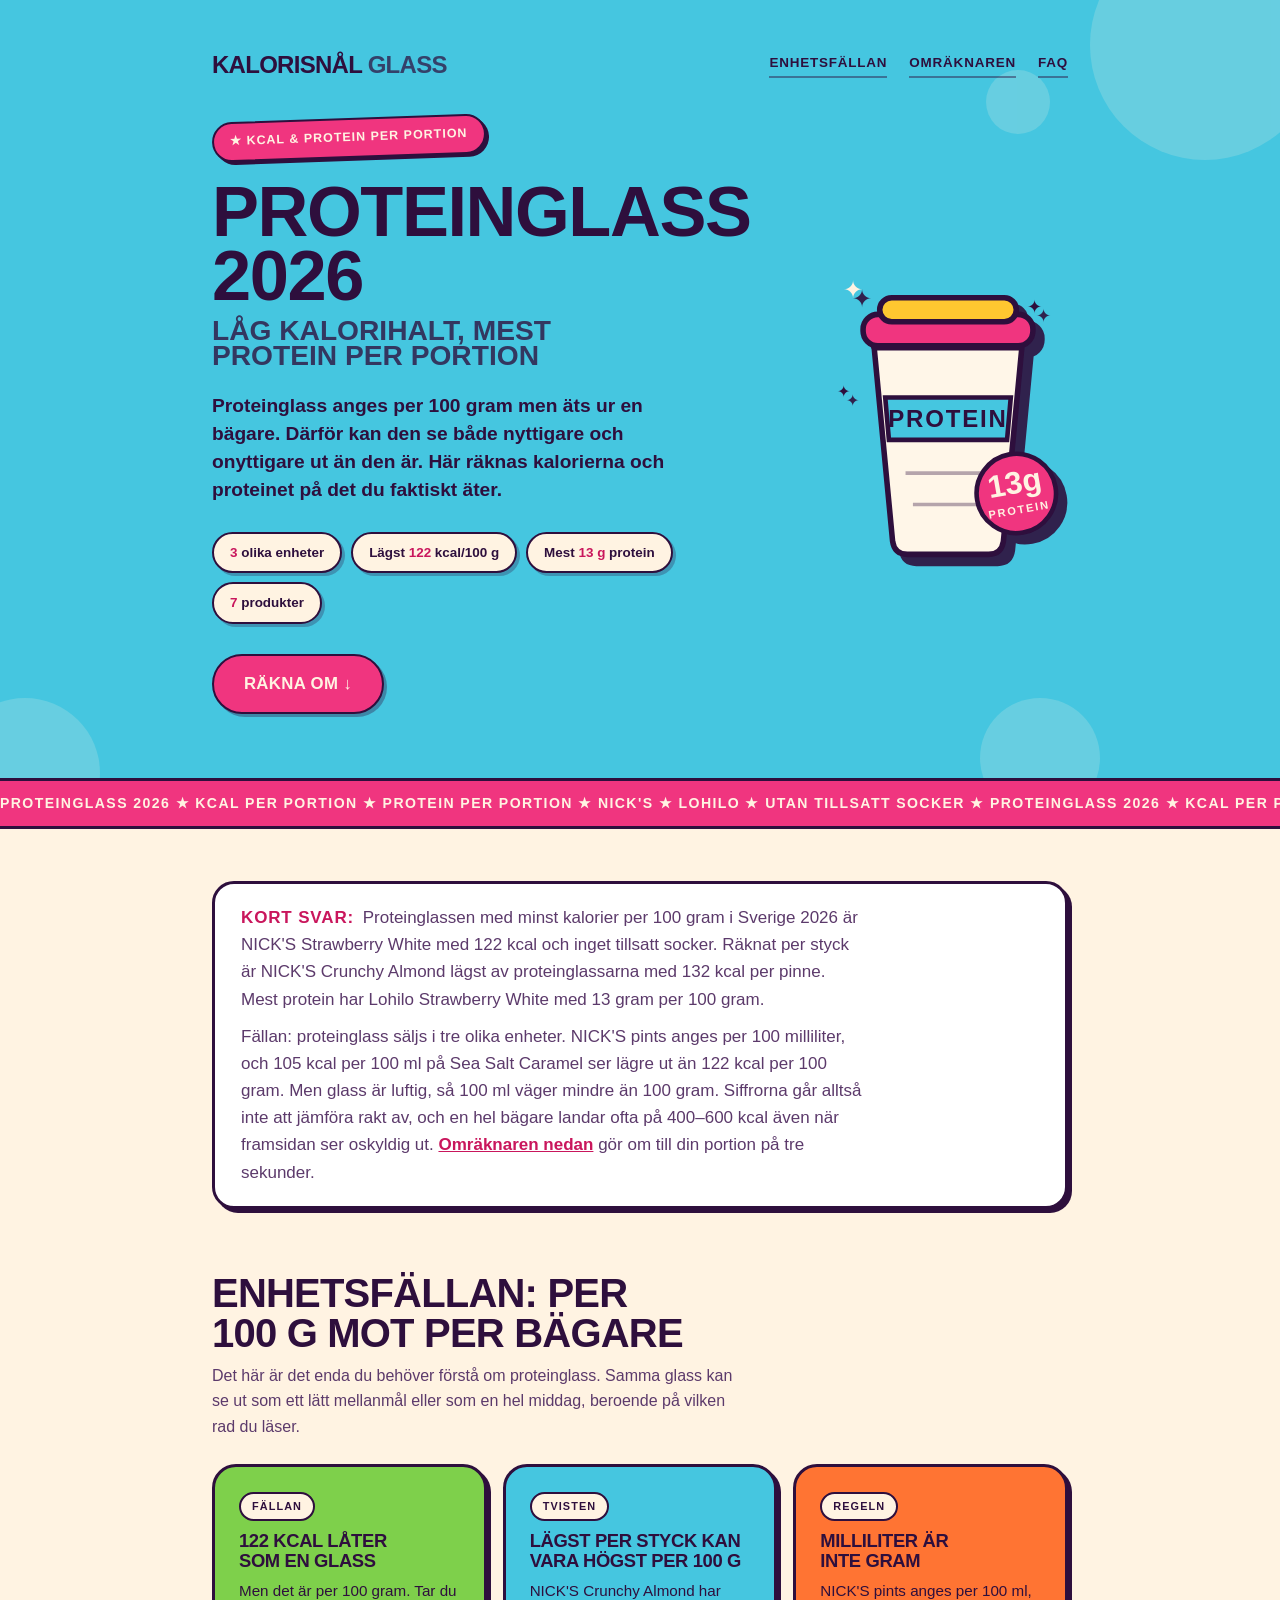
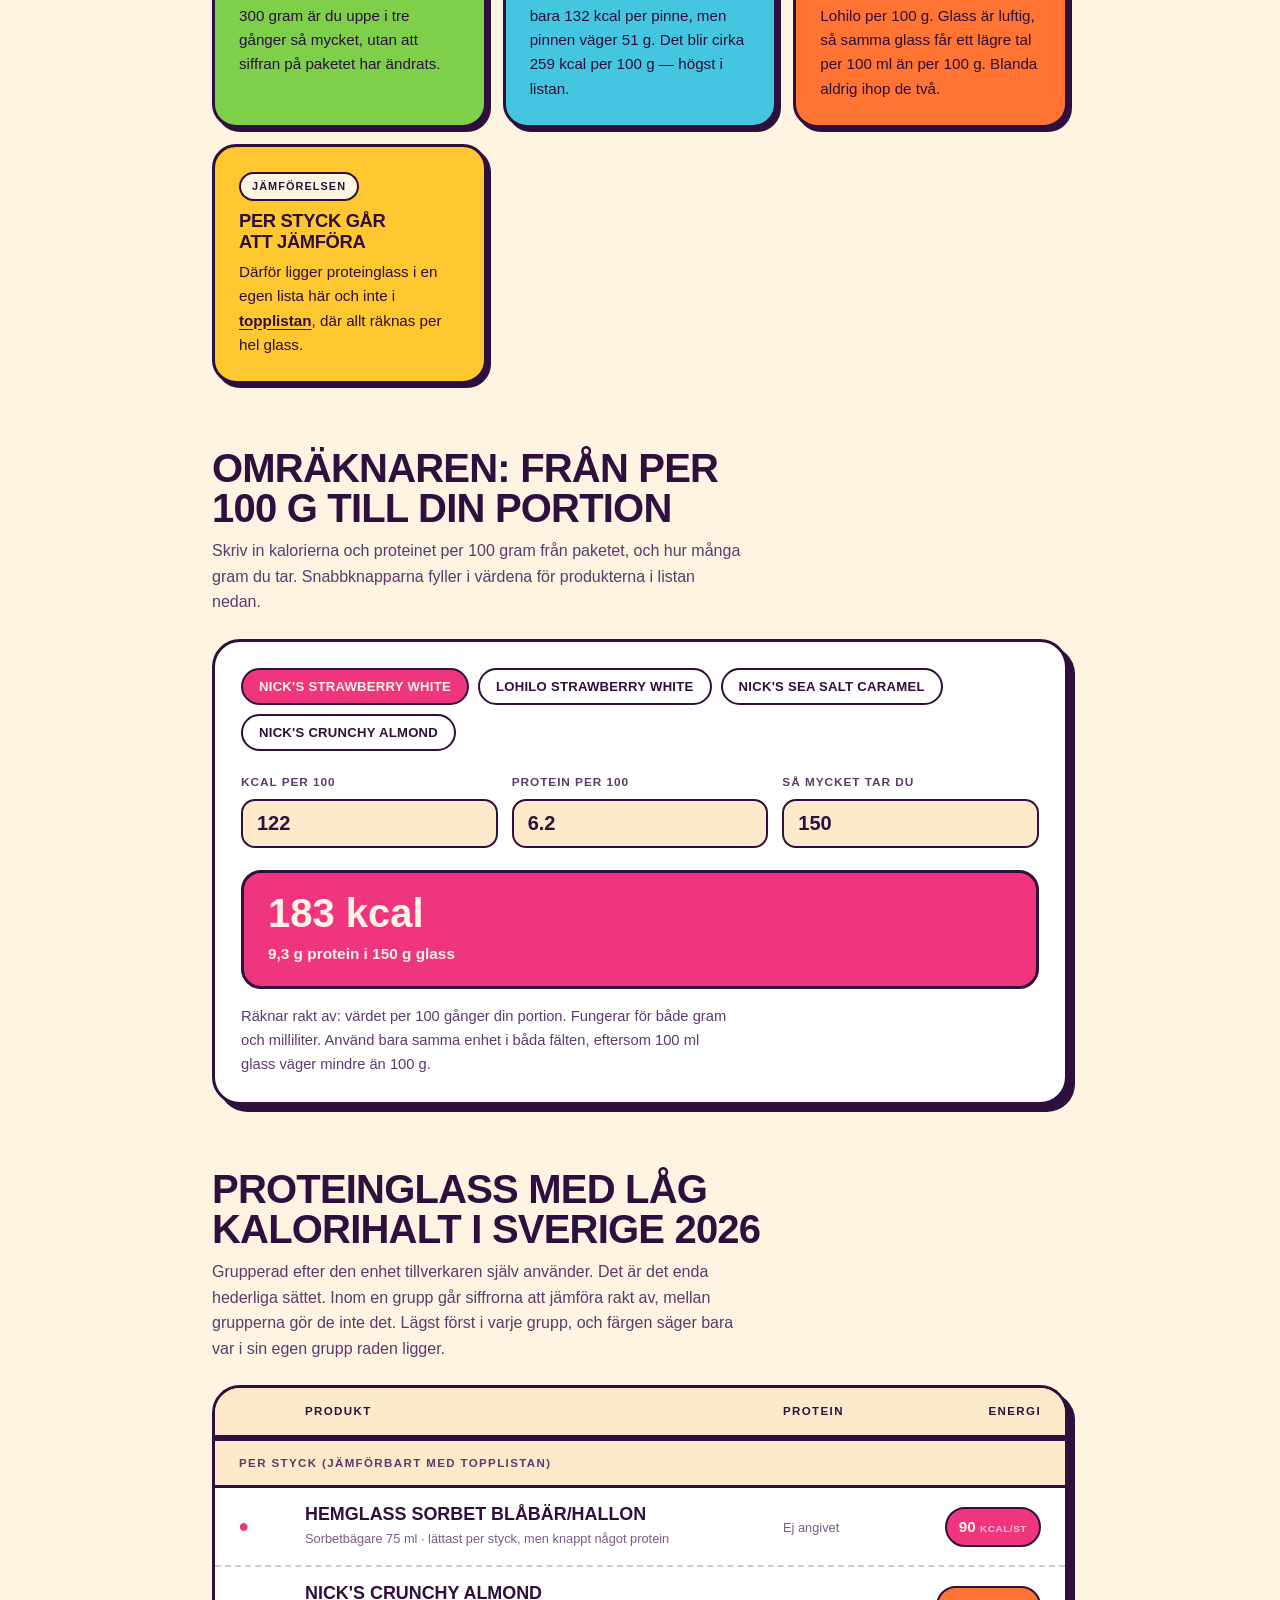
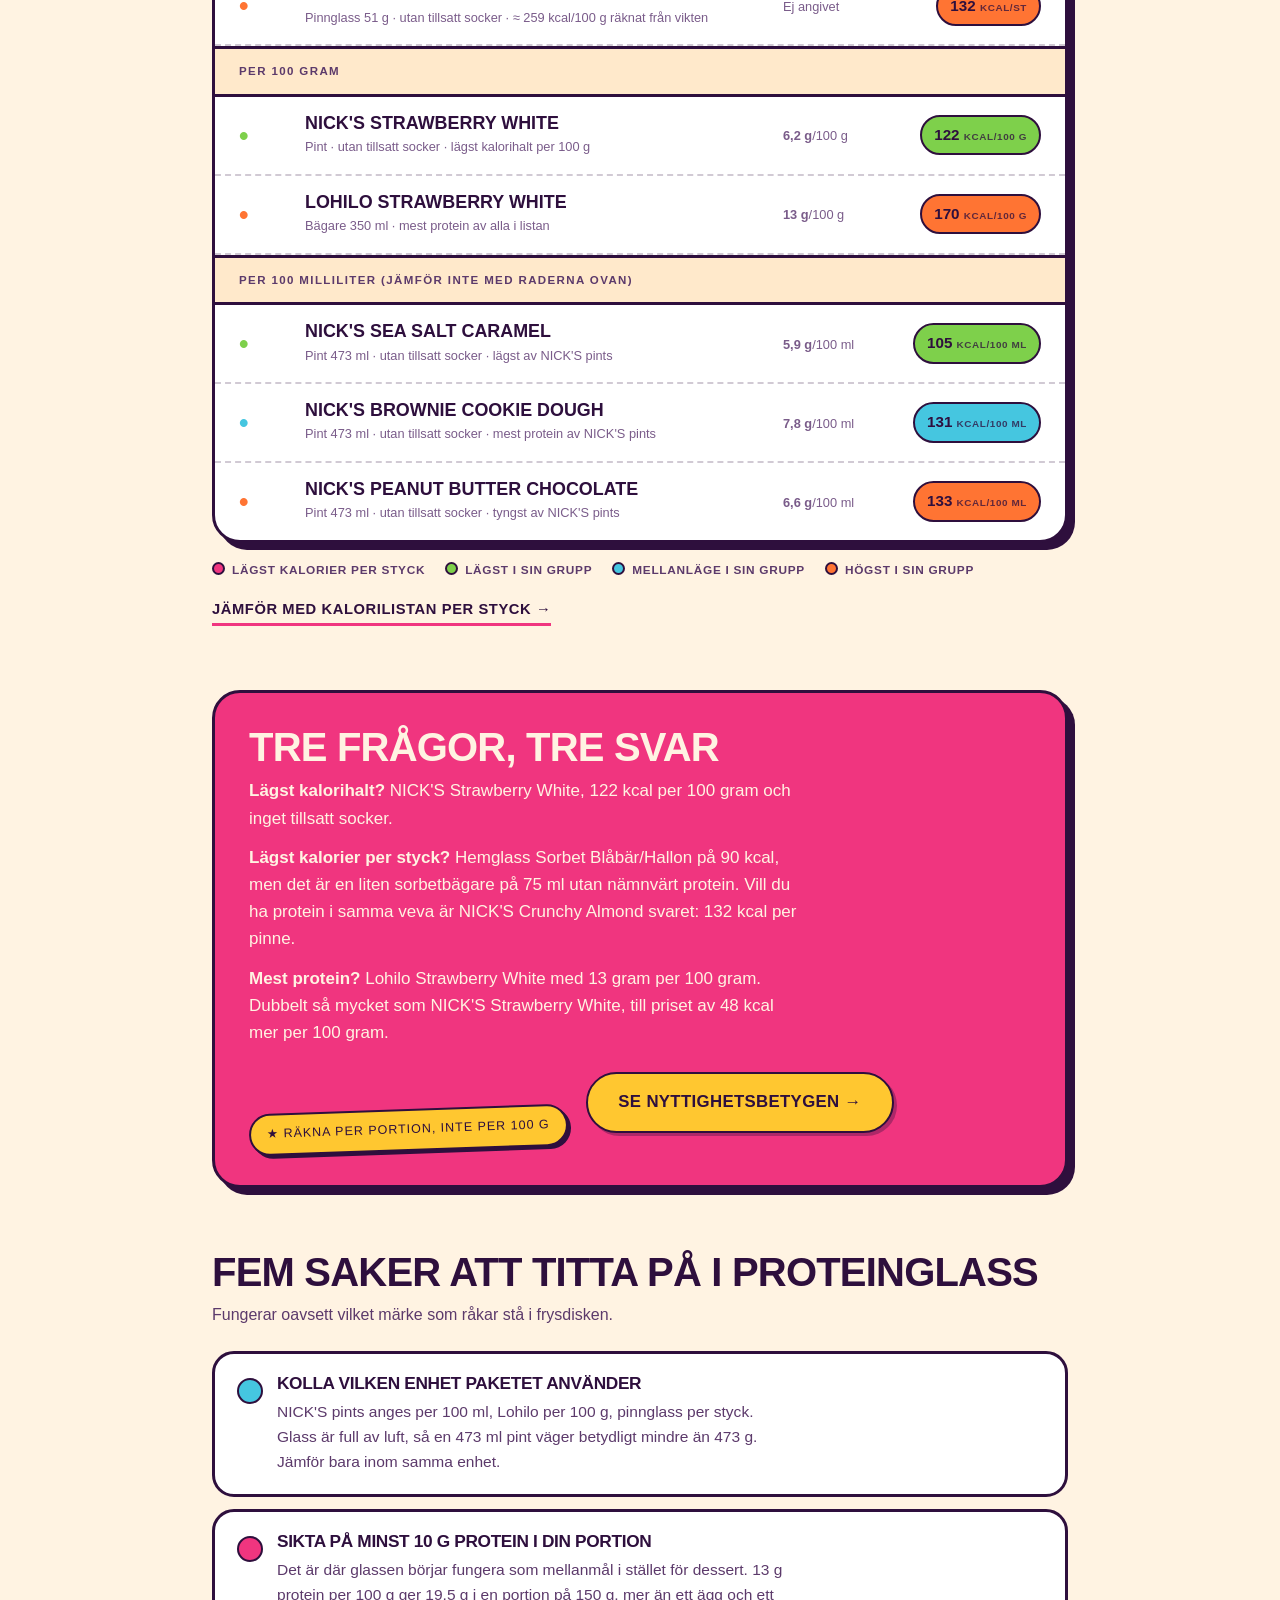
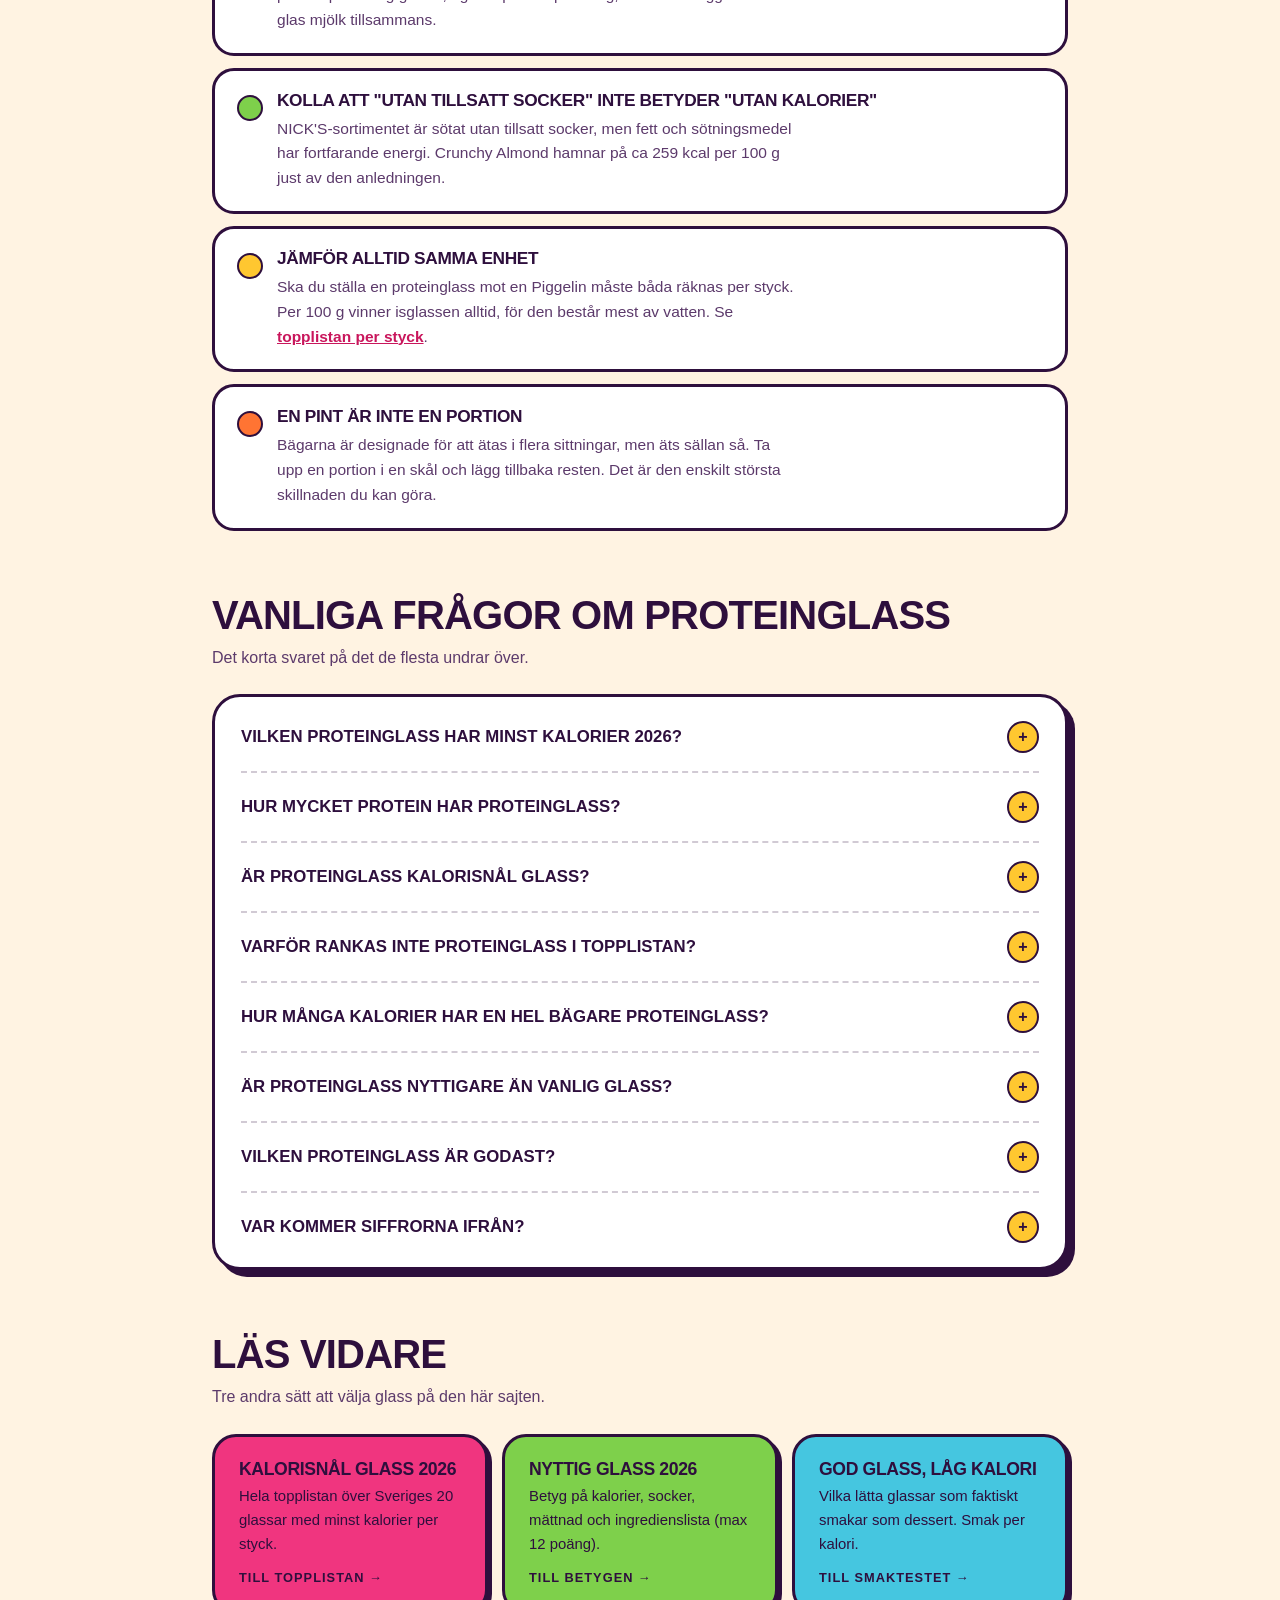
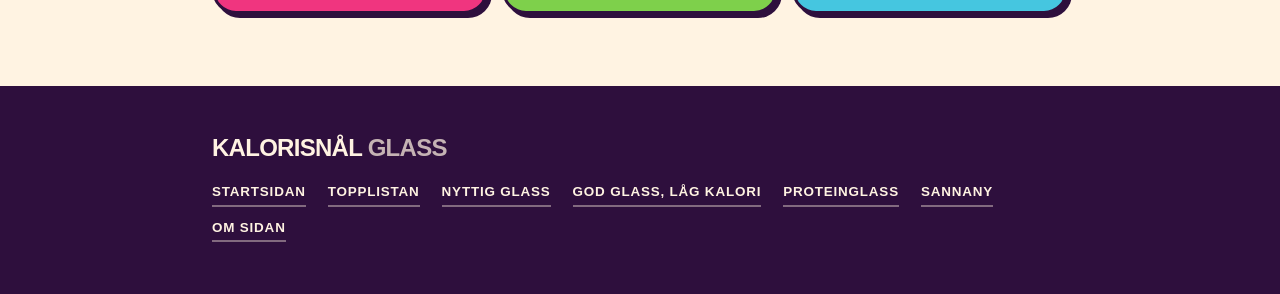
<file: proteinglass/index.html>
<!doctype html>
<html lang="sv">
<head>
<meta charset="utf-8">
<meta name="viewport" content="width=device-width, initial-scale=1">

<title>Proteinglass låg kalorier 2026 – kcal och protein per portion</title>
<meta name="description" content="Proteinglass med låg kalorihalt 2026: kcal och protein per portion för NICK'S, Lohilo och Hemglass – plus omräknaren från per 100 g till hel bägare.">
<link rel="canonical" href="https://www.kalorisnalglass.se/proteinglass/">
<meta name="robots" content="index, follow, max-snippet:-1, max-image-preview:large">

<meta property="og:type" content="article">
<meta property="og:locale" content="sv_SE">
<meta property="og:site_name" content="Kalorisnål Glass">
<meta property="og:title" content="Proteinglass låg kalorier 2026 – kcal och protein per portion">
<meta property="og:description" content="Proteinglass redovisas per 100 g, äts per bägare. Här är kalorierna och proteinet räknat på det du faktiskt äter – med omräknare.">
<meta property="og:url" content="https://www.kalorisnalglass.se/proteinglass/">
<meta property="og:image" content="https://www.kalorisnalglass.se/og-image.png">
<meta property="og:image:width" content="1200">
<meta property="og:image:height" content="630">
<meta property="og:image:alt" content="Proteinglass med låg kalorihalt 2026 – kcal och protein per portion">
<meta name="twitter:card" content="summary_large_image">
<meta name="twitter:image" content="https://www.kalorisnalglass.se/og-image.png">

<link rel="icon" href="/favicon.png" sizes="144x144" type="image/png">
<link rel="apple-touch-icon" href="/apple-touch-icon.png">
<meta name="theme-color" content="#45C6E0" media="(prefers-color-scheme: light)">
<meta name="theme-color" content="#1B0722" media="(prefers-color-scheme: dark)">
<link rel="stylesheet" href="/styles.css">
<style>
  /* ===== Omräknaren ===== */
  .calc {
    background: var(--surface);
    border: 3px solid var(--line);
    border-radius: 28px;
    box-shadow: var(--pop-lg);
    padding: 26px;
  }
  .calc-presets { display: flex; flex-wrap: wrap; gap: 9px; margin-bottom: 22px; }
  .calc-fields { display: grid; grid-template-columns: repeat(auto-fit, minmax(158px, 1fr)); gap: 14px; }
  .calc-fields label {
    display: block;
    font-family: var(--display);
    font-weight: 800;
    font-size: .74rem;
    letter-spacing: .08em;
    text-transform: uppercase;
    color: var(--ink-2);
  }
  .calc-fields input {
    display: block;
    width: 100%;
    margin-top: 7px;
    font-family: var(--display);
    font-weight: 800;
    font-size: 1.25rem;
    font-variant-numeric: tabular-nums;
    color: var(--ink);
    background: var(--surface-2);
    border: 2.5px solid var(--line);
    border-radius: 14px;
    padding: 11px 14px;
  }
  .calc-fields input:focus-visible { outline: 3px solid var(--pink); outline-offset: 2px; }
  .calc-out {
    display: block;
    margin-top: 22px;
    padding: 20px 24px;
    background: var(--hero);
    color: var(--pink-ink);
    border: 3px solid var(--line);
    border-radius: 20px;
  }
  .calc-out .big {
    font-family: var(--display);
    font-weight: 800;
    font-size: clamp(1.7rem, 6vw, 2.5rem);
    line-height: 1;
    font-variant-numeric: tabular-nums;
    display: block;
  }
  .calc-out .sub { display: block; margin-top: 9px; font-weight: 600; font-size: .96rem; }
  .calc-note { margin: 16px 0 0; color: var(--ink-2); font-size: .92rem; font-weight: 500; max-width: 60ch; }

  /* ===== Grupprubrik i listan ===== */
  .board .grouprow {
    margin: 0;
    padding: 13px 24px;
    background: var(--surface-2);
    border-top: 3px solid var(--line);
    border-bottom: 3px solid var(--line);
    font-family: var(--display);
    font-weight: 800;
    font-size: .72rem;
    letter-spacing: .12em;
    text-transform: uppercase;
    color: var(--ink-2);
  }
  @media (max-width: 700px) {
    .calc { padding: 22px 20px; border-radius: 22px; }
  }
</style>
</head>
<body data-scrolling-started="false" data-scrolling-direction="up">

<div class="floatnav">
  <a href="/" class="floatnav__brand">Kalorisnål<span>&nbsp;Glass</span></a>
  <nav class="toc" aria-label="Snabbnavigering">
    <a href="#omraknaren">Omräknaren</a>
    <a href="#listan">Listan</a>
    <a href="#faq">FAQ</a>
    <a href="/#topplista">Topplistan</a>
  </nav>
</div>

<header class="hero hero--aqua">
  <div class="bubbles" aria-hidden="true">
    <span style="width:230px;height:230px;top:-70px;right:-40px;"></span>
    <span style="width:120px;height:120px;bottom:-40px;right:180px;"></span>
    <span style="width:64px;height:64px;top:70px;right:230px;"></span>
    <span style="width:150px;height:150px;bottom:-70px;left:-50px;"></span>
  </div>
  <div class="wrap">
    <div class="brandrow">
      <a class="brand" href="/">Kalorisnål <span>Glass</span></a>
      <nav class="toc" aria-label="Innehåll">
        <a href="#enhetsfallan">Enhetsfällan</a>
        <a href="#omraknaren">Omräknaren</a>
        <a href="#faq">FAQ</a>
      </nav>
    </div>

    <div class="hero-grid">
      <div>
        <span class="kicker">★ Kcal &amp; protein per portion</span>
        <h1>Proteinglass 2026<em>låg kalorihalt, mest protein per portion</em></h1>
        <p class="standfirst">
          Proteinglass anges per 100 gram men äts ur en bägare. Därför kan den se både nyttigare
      och onyttigare ut än den är. Här räknas kalorierna och proteinet på det du faktiskt äter.
        </p>
        <div class="stats">
          <span class="stat"><b>3</b> olika enheter</span>
          <span class="stat">Lägst <b>122</b> kcal/100 g</span>
          <span class="stat">Mest <b>13 g</b> protein</span>
          <span class="stat"><b>7</b> produkter</span>
        </div>
        <a href="#omraknaren" class="btn-bounce">
          <div class="btn-bounce-bg"></div>
          <div class="btn-bounce-text__wrap">
            <span class="btn-bounce-text">Räkna om ↓</span>
          </div>
        </a>
      </div>

      <svg class="pop-art" viewBox="0 0 260 350" role="img" aria-label="Illustration av en proteinglassbägare med lock och en rosa bricka som visar tretton gram protein">
        <g class="bob">
          <text x="16" y="42" font-size="26" fill="#FFF3E2" aria-hidden="true">✦</text>
          <text x="216" y="58" font-size="20" fill="#2E0F3D" aria-hidden="true">✦</text>
          <text x="10" y="150" font-size="17" fill="#2E0F3D" aria-hidden="true">✦</text>
          <!-- lock -->
          <rect x="38" y="60" width="184" height="34" rx="16" fill="#F0357F" stroke="#2E0F3D" stroke-width="6"/>
          <rect x="56" y="42" width="148" height="26" rx="13" fill="#FFC730" stroke="#2E0F3D" stroke-width="6"/>
          <!-- bägare -->
          <path d="M 50 96 L 210 96 L 190 306 Q 188 320 174 320 L 86 320 Q 72 320 70 306 Z"
                fill="#FFF6E8" stroke="#2E0F3D" stroke-width="6" stroke-linejoin="round"/>
          <!-- etikettband -->
          <path d="M 62 150 L 198 150 L 194 196 L 66 196 Z" fill="#45C6E0" stroke="#2E0F3D" stroke-width="5"/>
          <text x="130" y="182" text-anchor="middle" font-family="ui-rounded, 'SF Pro Rounded', 'Arial Rounded MT Bold', sans-serif" font-weight="800" font-size="26" letter-spacing="2" fill="#2E0F3D">PROTEIN</text>
          <!-- skedar/streck -->
          <g stroke="#2E0F3D" stroke-width="4" opacity=".35">
            <path d="M 84 232 L 176 232"/>
            <path d="M 92 266 L 168 266"/>
          </g>
          <!-- proteinbricka -->
          <g transform="rotate(-10 204 254)">
            <circle cx="204" cy="254" r="43" fill="#F0357F" stroke="#2E0F3D" stroke-width="5"/>
            <text x="204" y="254" text-anchor="middle" font-family="ui-rounded, 'SF Pro Rounded', 'Arial Rounded MT Bold', sans-serif" font-weight="800" font-size="34" fill="#FFF3E2">13g</text>
            <text x="204" y="276" text-anchor="middle" font-family="ui-rounded, 'SF Pro Rounded', 'Arial Rounded MT Bold', sans-serif" font-weight="800" font-size="12" letter-spacing="2" fill="#FFF3E2">PROTEIN</text>
          </g>
        </g>
      </svg>
    </div>
  </div>
</header>

<div class="ticker" aria-hidden="true">
  <div class="ticker__track">
    <span>Proteinglass 2026&nbsp;★&nbsp;Kcal per portion&nbsp;★&nbsp;Protein per portion&nbsp;★&nbsp;NICK'S&nbsp;★&nbsp;Lohilo&nbsp;★&nbsp;Utan tillsatt socker&nbsp;★&nbsp;</span>
    <span>Proteinglass 2026&nbsp;★&nbsp;Kcal per portion&nbsp;★&nbsp;Protein per portion&nbsp;★&nbsp;NICK'S&nbsp;★&nbsp;Lohilo&nbsp;★&nbsp;Utan tillsatt socker&nbsp;★&nbsp;</span>
  </div>
</div>

<main class="wrap">

  <section id="kort-svar" aria-label="Kort svar">
    <div class="tldr">
      <p><b>Kort svar:</b> Proteinglassen med minst kalorier per 100 gram i Sverige 2026 är NICK'S Strawberry White med 122 kcal och inget tillsatt socker. Räknat per styck är NICK'S
      Crunchy Almond lägst av proteinglassarna med 132 kcal per pinne. Mest protein har Lohilo
      Strawberry White med 13 gram per 100 gram.</p>
      <p>Fällan: proteinglass säljs i tre olika enheter. NICK'S pints anges per 100 milliliter,
      och 105 kcal per 100 ml på Sea Salt Caramel ser lägre ut än 122 kcal per 100 gram. Men
      glass är luftig, så 100 ml väger mindre än 100 gram. Siffrorna går alltså inte att
      jämföra rakt av, och en hel bägare landar ofta på 400–600 kcal även när framsidan ser
      oskyldig ut.
      <a href="#omraknaren">Omräknaren nedan</a> gör om till din portion på tre sekunder.</p>
    </div>
  </section>

  <section id="enhetsfallan">
    <h2>Enhetsfällan: per 100 g mot per bägare</h2>
    <p class="section-note">
      Det här är det enda du behöver förstå om proteinglass. Samma glass kan se ut som ett
      lätt mellanmål eller som en hel middag, beroende på vilken rad du läser.
    </p>
    <div class="cards">
      <div class="card">
        <span class="metric">Fällan</span>
        <h3>122 kcal låter som en glass</h3>
        <p>Men det är per 100 gram. Tar du 300 gram är du uppe i tre gånger så mycket, utan att siffran på paketet har ändrats.</p>
      </div>
      <div class="card">
        <span class="metric">Tvisten</span>
        <h3>Lägst per styck kan vara högst per 100 g</h3>
        <p>NICK'S Crunchy Almond har bara 132 kcal per pinne, men pinnen väger 51 g. Det blir cirka 259 kcal per 100 g — högst i listan.</p>
      </div>
      <div class="card">
        <span class="metric">Regeln</span>
        <h3>Milliliter är inte gram</h3>
        <p>NICK'S pints anges per 100 ml, Lohilo per 100 g. Glass är luftig, så samma glass får ett lägre tal per 100 ml än per 100 g. Blanda aldrig ihop de två.</p>
      </div>
      <div class="card">
        <span class="metric">Jämförelsen</span>
        <h3>Per styck går att jämföra</h3>
        <p>Därför ligger proteinglass i en egen lista här och inte i <a href="/#topplista">topplistan</a>, där allt räknas per hel glass.</p>
      </div>
    </div>
  </section>

  <section id="omraknaren">
    <h2>Omräknaren: från per 100 g till din portion</h2>
    <p class="section-note">
      Skriv in kalorierna och proteinet per 100 gram från paketet, och hur många gram du tar.
      Snabbknapparna fyller i värdena för produkterna i listan nedan.
    </p>

    <div class="calc">
      <div class="calc-presets" role="group" aria-label="Snabbval">
        <button type="button" class="chip" aria-pressed="true" data-kcal="122" data-protein="6.2" data-gram="150" data-unit="g">NICK'S Strawberry White</button>
        <button type="button" class="chip" aria-pressed="false" data-kcal="170" data-protein="13" data-gram="150" data-unit="g">Lohilo Strawberry White</button>
        <button type="button" class="chip" aria-pressed="false" data-kcal="105" data-protein="5.9" data-gram="150" data-unit="ml">NICK'S Sea Salt Caramel</button>
        <button type="button" class="chip" aria-pressed="false" data-kcal="259" data-protein="" data-gram="51" data-unit="g">NICK'S Crunchy Almond</button>
      </div>

      <div class="calc-fields">
        <label for="c-kcal">Kcal per 100
          <input type="number" id="c-kcal" value="122" min="0" max="900" step="1" inputmode="numeric">
        </label>
        <label for="c-prot">Protein per 100
          <input type="number" id="c-prot" value="6.2" min="0" max="100" step="0.1" inputmode="decimal">
        </label>
        <label for="c-gram">Så mycket tar du
          <input type="number" id="c-gram" value="150" min="0" max="2000" step="10" inputmode="numeric">
        </label>
      </div>

      <output class="calc-out" id="c-out" for="c-kcal c-prot c-gram" aria-live="polite">
        <span class="big">183 kcal</span>
        <span class="sub">9,3 g protein i 150 g glass</span>
      </output>

      <p class="calc-note">
        Räknar rakt av: värdet per 100 gånger din portion. Fungerar för både gram och milliliter.
        Använd bara samma enhet i båda fälten, eftersom 100 ml glass väger mindre än 100 g.
      </p>
    </div>
  </section>

  <section id="listan">
    <h2>Proteinglass med låg kalorihalt i Sverige 2026</h2>
    <p class="section-note">
      Grupperad efter den enhet tillverkaren själv använder. Det är det enda hederliga sättet.
      Inom en grupp går siffrorna att jämföra rakt av, mellan grupperna gör de inte det.
      Lägst först i varje grupp, och färgen säger bara var i sin egen grupp raden ligger.
    </p>

    <div class="board board--wide">
      <div class="board-head">
        <span>&nbsp;</span>
        <span>Produkt</span>
        <span>Protein</span>
        <span>Energi</span>
      </div>

      <p class="grouprow">Per styck (jämförbart med topplistan)</p>

      <div class="row" data-band="etta">
        <div class="rank">•</div>
        <div>
          <div class="name">Hemglass Sorbet Blåbär/Hallon</div>
          <div class="kind">Sorbetbägare 75 ml · lättast per styck, men knappt något protein</div>
        </div>
        <div class="kind">Ej angivet</div>
        <div class="kcal">90 <small>kcal/st</small></div>
      </div>

      <div class="row" data-band="tyngst">
        <div class="rank">•</div>
        <div>
          <div class="name">NICK'S Crunchy Almond</div>
          <div class="kind">Pinnglass 51 g · utan tillsatt socker · ≈ 259 kcal/100 g räknat från vikten</div>
        </div>
        <div class="kind">Ej angivet</div>
        <div class="kcal">132 <small>kcal/st</small></div>
      </div>

      <p class="grouprow">Per 100 gram</p>

      <div class="row" data-band="latt">
        <div class="rank">•</div>
        <div>
          <div class="name">NICK'S Strawberry White</div>
          <div class="kind">Pint · utan tillsatt socker · lägst kalorihalt per 100 g</div>
        </div>
        <div class="kind"><b>6,2 g</b>/100 g</div>
        <div class="kcal">122 <small>kcal/100 g</small></div>
      </div>

      <div class="row" data-band="tyngst">
        <div class="rank">•</div>
        <div>
          <div class="name">Lohilo Strawberry White</div>
          <div class="kind">Bägare 350 ml · mest protein av alla i listan</div>
        </div>
        <div class="kind"><b>13 g</b>/100 g</div>
        <div class="kcal">170 <small>kcal/100 g</small></div>
      </div>

      <p class="grouprow">Per 100 milliliter (jämför inte med raderna ovan)</p>

      <div class="row" data-band="latt">
        <div class="rank">•</div>
        <div>
          <div class="name">NICK'S Sea Salt Caramel</div>
          <div class="kind">Pint 473 ml · utan tillsatt socker · lägst av NICK'S pints</div>
        </div>
        <div class="kind"><b>5,9 g</b>/100 ml</div>
        <div class="kcal">105 <small>kcal/100 ml</small></div>
      </div>

      <div class="row" data-band="mellan">
        <div class="rank">•</div>
        <div>
          <div class="name">NICK'S Brownie Cookie Dough</div>
          <div class="kind">Pint 473 ml · utan tillsatt socker · mest protein av NICK'S pints</div>
        </div>
        <div class="kind"><b>7,8 g</b>/100 ml</div>
        <div class="kcal">131 <small>kcal/100 ml</small></div>
      </div>

      <div class="row" data-band="tyngst">
        <div class="rank">•</div>
        <div>
          <div class="name">NICK'S Peanut Butter Chocolate</div>
          <div class="kind">Pint 473 ml · utan tillsatt socker · tyngst av NICK'S pints</div>
        </div>
        <div class="kind"><b>6,6 g</b>/100 ml</div>
        <div class="kcal">133 <small>kcal/100 ml</small></div>
      </div>
    </div>

    <p class="legend">
      <span><i style="background:#F0357F"></i>Lägst kalorier per styck</span>
      <span><i style="background:#7ED04B"></i>Lägst i sin grupp</span>
      <span><i style="background:#45C6E0"></i>Mellanläge i sin grupp</span>
      <span><i style="background:#FF7433"></i>Högst i sin grupp</span>
    </p>

    <a class="more-link" href="/#topplista">Jämför med kalorilistan per styck →</a>
  </section>

  <section id="tre-svar">
    <article class="launch">
      <h2>Tre frågor, tre svar</h2>
      <p>
        <b>Lägst kalorihalt?</b> NICK'S Strawberry White, 122 kcal per 100 gram och inget
        tillsatt socker.
      </p>
      <p>
        <b>Lägst kalorier per styck?</b> Hemglass Sorbet Blåbär/Hallon på 90 kcal, men det är en
        liten sorbetbägare på 75 ml utan nämnvärt protein. Vill du ha protein i samma veva är
        NICK'S Crunchy Almond svaret: 132 kcal per pinne.
      </p>
      <p>
        <b>Mest protein?</b> Lohilo Strawberry White med 13 gram per 100 gram. Dubbelt så
        mycket som NICK'S Strawberry White, till priset av 48 kcal mer per 100 gram.
      </p>
      <p class="stamp">★ Räkna per portion, inte per 100 g</p>
      <a href="/nyttig-glass/" class="btn-bounce btn-bounce--sun">
        <div class="btn-bounce-bg"></div>
        <div class="btn-bounce-text__wrap">
          <span class="btn-bounce-text">Se nyttighetsbetygen →</span>
        </div>
      </a>
    </article>
  </section>

  <section id="vad-titta-pa">
    <h2>Fem saker att titta på i proteinglass</h2>
    <p class="section-note">Fungerar oavsett vilket märke som råkar stå i frysdisken.</p>
    <ul class="tips">
      <li style="--dot: var(--aqua)">
        <h3>Kolla vilken enhet paketet använder</h3>
        <p>NICK'S pints anges per 100 ml, Lohilo per 100 g, pinnglass per styck. Glass är full av luft, så en 473 ml pint väger betydligt mindre än 473 g. Jämför bara inom samma enhet.</p>
      </li>
      <li style="--dot: var(--pink)">
        <h3>Sikta på minst 10 g protein i din portion</h3>
        <p>Det är där glassen börjar fungera som mellanmål i stället för dessert. 13 g protein per 100 g ger 19,5 g i en portion på 150 g, mer än ett ägg och ett glas mjölk tillsammans.</p>
      </li>
      <li style="--dot: var(--lime)">
        <h3>Kolla att "utan tillsatt socker" inte betyder "utan kalorier"</h3>
        <p>NICK'S-sortimentet är sötat utan tillsatt socker, men fett och sötningsmedel har fortfarande energi. Crunchy Almond hamnar på ca 259 kcal per 100 g just av den anledningen.</p>
      </li>
      <li style="--dot: var(--sun)">
        <h3>Jämför alltid samma enhet</h3>
        <p>Ska du ställa en proteinglass mot en Piggelin måste båda räknas per styck. Per 100 g vinner isglassen alltid, för den består mest av vatten. Se <a href="/#topplista">topplistan per styck</a>.</p>
      </li>
      <li style="--dot: var(--orange)">
        <h3>En pint är inte en portion</h3>
        <p>Bägarna är designade för att ätas i flera sittningar, men äts sällan så. Ta upp en portion i en skål och lägg tillbaka resten. Det är den enskilt största skillnaden du kan göra.</p>
      </li>
    </ul>
  </section>

  <section id="faq">
    <h2>Vanliga frågor om proteinglass</h2>
    <p class="section-note">Det korta svaret på det de flesta undrar över.</p>

    <div class="faq">
      <details>
        <summary>Vilken proteinglass har minst kalorier 2026?</summary>
        <div class="answer">
          <p>NICK'S Strawberry White har lägst kalorihalt med 122 kcal per 100 gram. Räknat per
          styck är NICK'S Crunchy Almond lägst av proteinglassarna med 132 kcal per pinne.</p>
          <p>NICK'S Sea Salt Caramel visar 105 kcal, men det är per 100 <em>milliliter</em> och
          därför inte jämförbart. 100 ml glass väger mindre än 100 gram.</p>
        </div>
      </details>

      <details>
        <summary>Hur mycket protein har proteinglass?</summary>
        <div class="answer">
          <p>Lohilo Strawberry White ligger på 13 gram protein per 100 gram, NICK'S Strawberry
          White på 6,2 gram. I en portion på 150 gram blir det 19,5 respektive 9,3 gram.
          <a href="#omraknaren">Omräknaren</a> räknar om till din portion.</p>
        </div>
      </details>

      <details>
        <summary>Är proteinglass kalorisnål glass?</summary>
        <div class="answer">
          <p>Inte per 100 gram. Där ligger den högre än isglass, som mest består av vatten. Men
          per portion, och i förhållande till hur mycket den mättar, är den ofta ett bättre byte.
          En hel bägare är däremot ingen kalorisnål glass, oavsett vad framsidan säger.</p>
        </div>
      </details>

      <details>
        <summary>Varför rankas inte proteinglass i topplistan?</summary>
        <div class="answer">
          <p><a href="/#topplista">Topplistan</a> jämför kalorier per hel glass. Proteinglass säljs
          i bägare och anges per 100 gram, så den kan inte jämföras rättvist i samma lista.
          Därför den här sidan.</p>
        </div>
      </details>

      <details>
        <summary>Hur många kalorier har en hel bägare proteinglass?</summary>
        <div class="answer">
          <p>Det beror på vikten, inte volymen. En pint eller bägare landar ofta på 400–600 kcal
          totalt, men du behöver g-vikten från paketet för att räkna exakt. Skriv in kcal per
          100 gram och vikten i <a href="#omraknaren">omräknaren</a> så får du summan.</p>
        </div>
      </details>

      <details>
        <summary>Är proteinglass nyttigare än vanlig glass?</summary>
        <div class="answer">
          <p>Oftast ja, om du jämför per portion: mer protein, mindre eller inget tillsatt socker
          och bättre mättnad. I <a href="/nyttig-glass/">nyttighetsbetygen</a> tar NICK'S och Lohilo
          platserna 2–4, medan lätta isglassar som Piggelin bara får 7 av 12 poäng.</p>
        </div>
      </details>

      <details>
        <summary>Vilken proteinglass är godast?</summary>
        <div class="answer">
          <p>NICK'S Crunchy Almond är den enda proteinglassen som får smakbetyg 4 av 5 i
          <a href="/god-glass-lag-kalori/">smaktestet</a>. Mandelkrispen gör det jobb som sockret
          annars gör.</p>
        </div>
      </details>

      <details>
        <summary>Var kommer siffrorna ifrån?</summary>
        <div class="answer">
          <p>Värdena är ungefärliga och gäller de vanliga storlekarna, i den enhet tillverkaren själv använder:
          per styck, per 100 gram eller per 100 milliliter. Det enda omräknade talet är
          ≈ 259 kcal/100 g för NICK'S Crunchy Almond, räknat från 132 kcal per 51 gram. Tillverkare
          ändrar recept och förpackningsstorlek, så förpackningen gäller före listan. Hela metoden
          står på <a href="/om/">om-sidan</a>.</p>
        </div>
      </details>
    </div>
  </section>

  <section id="vidare">
    <h2>Läs vidare</h2>
    <p class="section-note">Tre andra sätt att välja glass på den här sajten.</p>
    <div class="siblings">
      <a class="sibling" href="/" style="--dot: var(--pink)">
        <h3>Kalorisnål glass 2026</h3>
        <p>Hela topplistan över Sveriges 20 glassar med minst kalorier per styck.</p>
        <span class="go">Till topplistan →</span>
      </a>
      <a class="sibling" href="/nyttig-glass/" style="--dot: var(--lime)">
        <h3>Nyttig glass 2026</h3>
        <p>Betyg på kalorier, socker, mättnad och ingredienslista (max 12 poäng).</p>
        <span class="go">Till betygen →</span>
      </a>
      <a class="sibling" href="/god-glass-lag-kalori/" style="--dot: var(--aqua)">
        <h3>God glass, låg kalori</h3>
        <p>Vilka lätta glassar som faktiskt smakar som dessert. Smak per kalori.</p>
        <span class="go">Till smaktestet →</span>
      </a>
    </div>
  </section>
</main>

<footer>
  <div class="wrap">
    <span class="brand display">Kalorisnål <span>Glass</span></span>
    <nav aria-label="Sidfot">
      <a href="/">Startsidan</a>
      <a href="/#topplista">Topplistan</a>
      <a href="/nyttig-glass/">Nyttig glass</a>
      <a href="/god-glass-lag-kalori/">God glass, låg kalori</a>
      <a href="/proteinglass/">Proteinglass</a>
      <a href="/sannany/">Sannany</a>
      <a href="/om/">Om sidan</a>
    </nav>
  </div>
</footer>

<script type="application/ld+json">
{
  "@context": "https://schema.org",
  "@graph": [
    {
      "@type": "Organization",
      "@id": "https://www.kalorisnalglass.se/#org",
      "name": "Kalorisnål Glass",
      "url": "https://www.kalorisnalglass.se/",
      "logo": "https://www.kalorisnalglass.se/logo.png"
    },
    {
      "@type": "WebSite",
      "@id": "https://www.kalorisnalglass.se/#website",
      "url": "https://www.kalorisnalglass.se/",
      "name": "Kalorisnål Glass",
      "publisher": { "@id": "https://www.kalorisnalglass.se/#org" },
      "inLanguage": "sv-SE"
    },
    {
      "@type": "WebPage",
      "@id": "https://www.kalorisnalglass.se/proteinglass/#webpage",
      "url": "https://www.kalorisnalglass.se/proteinglass/",
      "isPartOf": { "@id": "https://www.kalorisnalglass.se/#website" },
      "name": "Proteinglass låg kalorier 2026 – kcal och protein per portion",
      "description": "Proteinglass med låg kalorihalt 2026: kcal och protein per portion för NICK'S, Lohilo och Hemglass, plus omräknaren från per 100 g till hel bägare.",
      "inLanguage": "sv-SE",
      "datePublished": "2026-08-12",
      "dateModified": "2026-08-12",
      "author": { "@id": "https://www.kalorisnalglass.se/#org" },
      "publisher": { "@id": "https://www.kalorisnalglass.se/#org" },
      "image": "https://www.kalorisnalglass.se/og-image.png",
      "about": { "@type": "Thing", "name": "Proteinglass" },
      "mainEntity": { "@id": "https://www.kalorisnalglass.se/proteinglass/#lista" },
      "speakable": {
        "@type": "SpeakableSpecification",
        "cssSelector": ["#kort-svar"]
      }
    },
    {
      "@type": "BreadcrumbList",
      "itemListElement": [
        { "@type": "ListItem", "position": 1, "name": "Kalorisnål glass 2026", "item": "https://www.kalorisnalglass.se/" },
        { "@type": "ListItem", "position": 2, "name": "Proteinglass 2026", "item": "https://www.kalorisnalglass.se/proteinglass/" }
      ]
    },
    {
      "@type": "ItemList",
      "@id": "https://www.kalorisnalglass.se/proteinglass/#lista",
      "name": "Proteinglass med låg kalorihalt i Sverige 2026",
      "description": "Jämförelse av proteinglass grupperad efter den enhet tillverkaren själv använder: per styck, per 100 gram och per 100 milliliter. Siffrorna går att jämföra inom en grupp, inte mellan grupperna.",
      "numberOfItems": 7,
      "itemListElement": [
        { "@type": "ListItem", "position": 1, "name": "Hemglass Sorbet Blåbär/Hallon – 90 kcal per styck (sorbetbägare 75 ml)" },
        { "@type": "ListItem", "position": 2, "name": "NICK'S Crunchy Almond – 132 kcal per styck (pinnglass 51 g), ca 259 kcal/100 g" },
        { "@type": "ListItem", "position": 3, "name": "NICK'S Strawberry White – 122 kcal/100 g, 6,2 g protein/100 g (lägst kalorihalt per 100 g)" },
        { "@type": "ListItem", "position": 4, "name": "Lohilo Strawberry White – 170 kcal/100 g, 13 g protein/100 g (mest protein)" },
        { "@type": "ListItem", "position": 5, "name": "NICK'S Sea Salt Caramel – 105 kcal/100 ml, 5,9 g protein/100 ml" },
        { "@type": "ListItem", "position": 6, "name": "NICK'S Brownie Cookie Dough – 131 kcal/100 ml, 7,8 g protein/100 ml" },
        { "@type": "ListItem", "position": 7, "name": "NICK'S Peanut Butter Chocolate – 133 kcal/100 ml, 6,6 g protein/100 ml" }
      ]
    }
  ]
}
</script>

<script>
  // OSMO: Detect Scrolling Direction (Up/Down)
  (function () {
    var lastScrollTop = 0;
    var threshold = 10;
    var thresholdTop = 50;

    window.addEventListener('scroll', function () {
      var nowScrollTop = window.scrollY;
      if (Math.abs(lastScrollTop - nowScrollTop) >= threshold) {
        var direction = nowScrollTop > lastScrollTop ? 'down' : 'up';
        document.body.setAttribute('data-scrolling-direction', direction);
        document.body.setAttribute('data-scrolling-started', nowScrollTop > thresholdTop ? 'true' : 'false');
        lastScrollTop = nowScrollTop;
      }
    }, { passive: true });
  })();

  // Omräknaren: per 100 g → din portion
  (function () {
    var kcalEl = document.getElementById('c-kcal');
    var protEl = document.getElementById('c-prot');
    var gramEl = document.getElementById('c-gram');
    var out = document.getElementById('c-out');
    if (!kcalEl || !protEl || !gramEl || !out) return;

    var chips = Array.prototype.slice.call(document.querySelectorAll('.calc-presets .chip'));
    var unit = 'g';

    function sv(n, decimals) {
      return n.toFixed(decimals).replace('.', ',').replace(/,0$/, '');
    }

    function render() {
      var per100 = parseFloat(kcalEl.value);
      var prot100 = parseFloat(protEl.value);
      var portion = parseFloat(gramEl.value);

      if (!isFinite(per100) || !isFinite(portion) || portion <= 0) {
        out.innerHTML = '<span class="big">—</span>' +
                        '<span class="sub">Fyll i kalorier per 100 och hur mycket du tar.</span>';
        return;
      }

      var sub = 'i ' + sv(portion, 0) + ' ' + unit + ' glass';

      if (isFinite(prot100) && prot100 > 0) {
        sub = sv(prot100 * portion / 100, 1) + ' g protein i ' + sv(portion, 0) + ' ' + unit + ' glass';
      }

      out.innerHTML = '<span class="big">' + sv(Math.round(per100 * portion / 100), 0) + ' kcal</span>' +
                      '<span class="sub">' + sub + '</span>';
    }

    [kcalEl, protEl, gramEl].forEach(function (el) {
      el.addEventListener('input', function () {
        // Skriver man egna siffror stämmer inget snabbval längre — släpp markeringen
        chips.forEach(function (c) { c.setAttribute('aria-pressed', 'false'); });
        render();
      });
    });

    chips.forEach(function (chip) {
      chip.addEventListener('click', function () {
        chips.forEach(function (c) { c.setAttribute('aria-pressed', String(c === chip)); });
        kcalEl.value = chip.dataset.kcal;
        protEl.value = chip.dataset.protein || '';
        gramEl.value = chip.dataset.gram;
        unit = chip.dataset.unit || 'g';
        render();
      });
    });

    render();
  })();
</script>
</body>
</html>
</file>
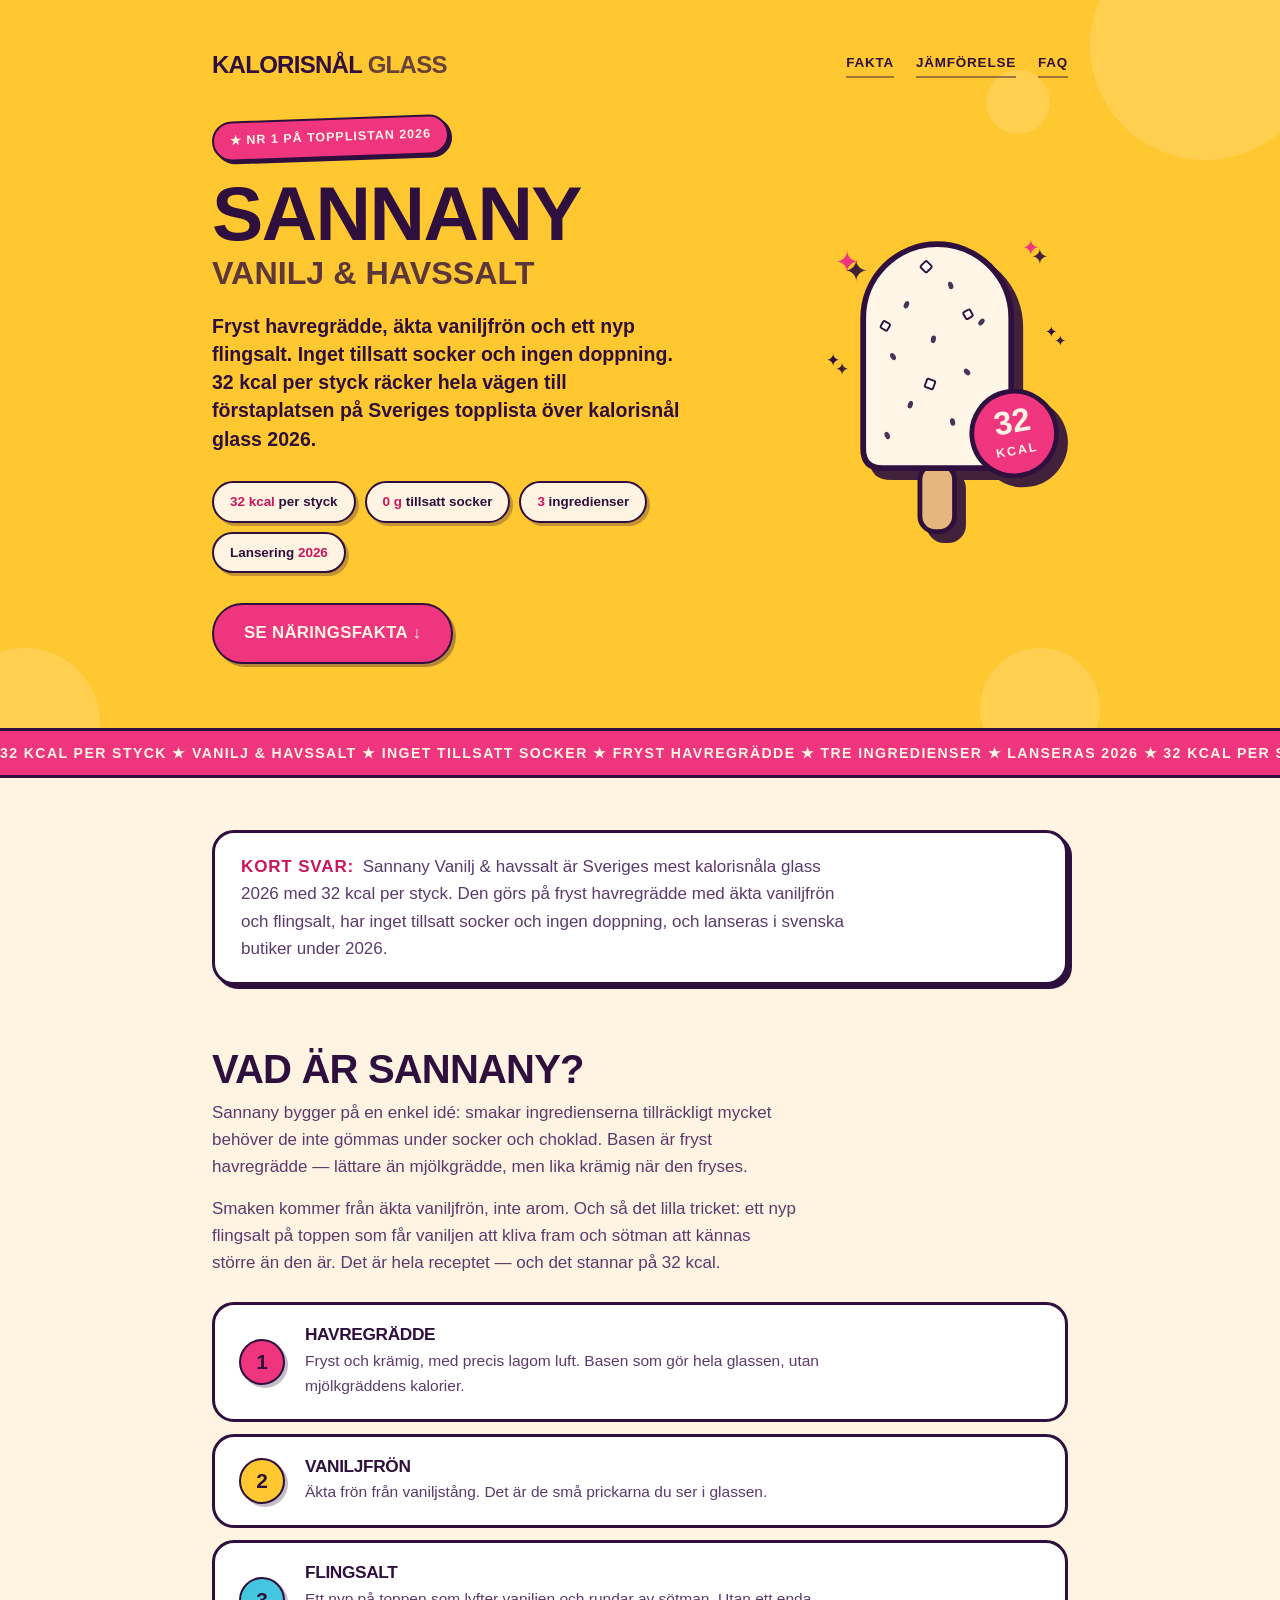
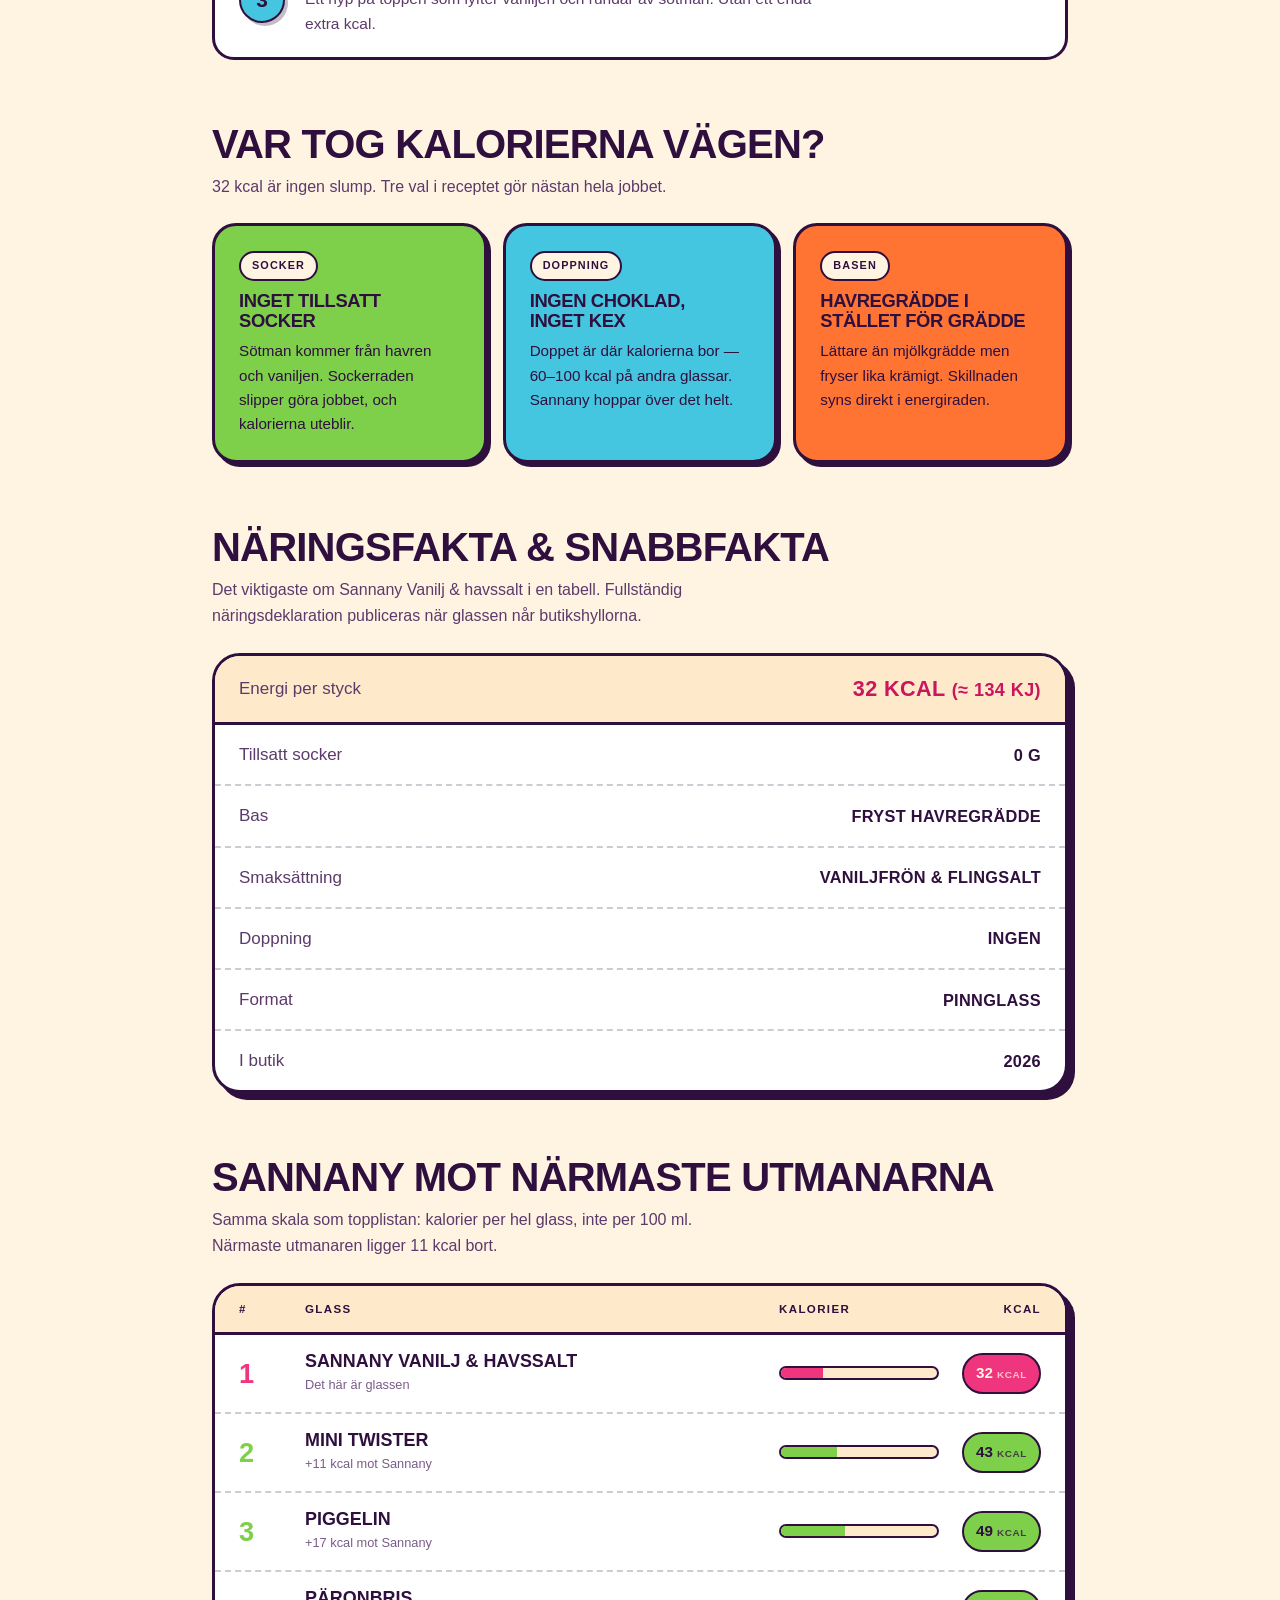
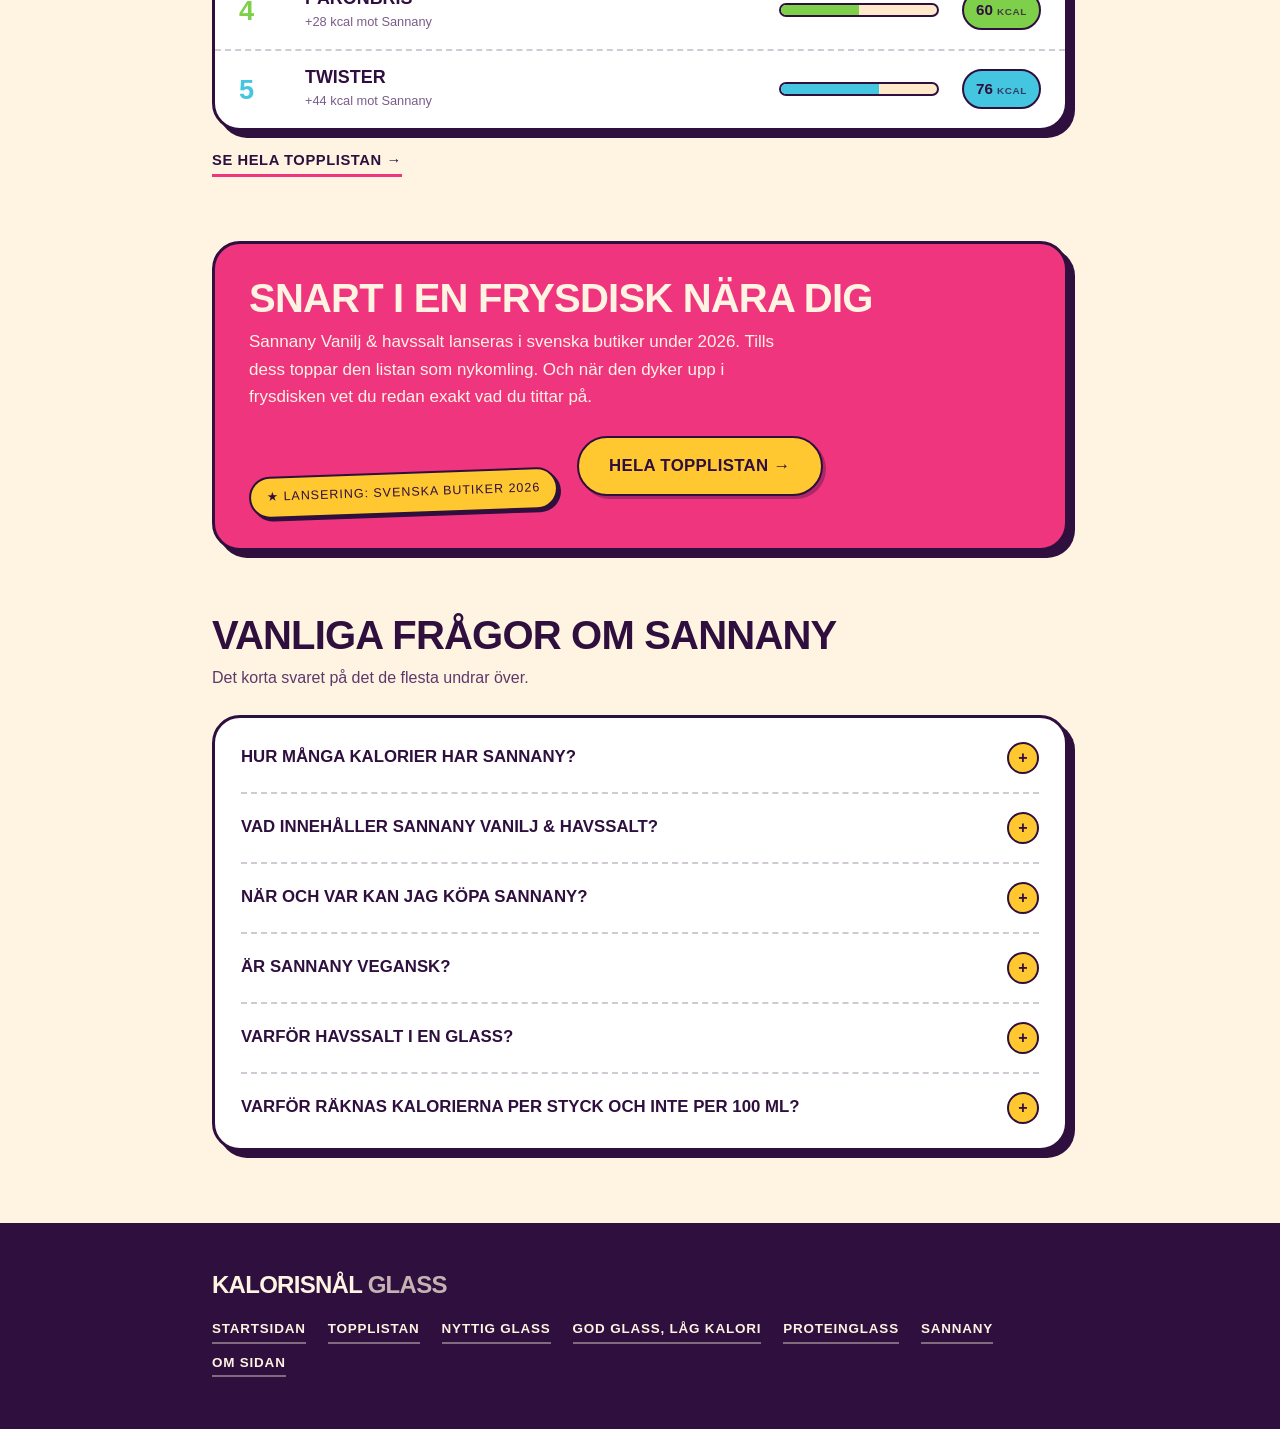
<file: sannany/index.html>
<!doctype html>
<html lang="sv">
<head>
<meta charset="utf-8">
<meta name="viewport" content="width=device-width, initial-scale=1">

<title>Sannany Vanilj &amp; havssalt – Sveriges mest kalorisnåla glass 2026</title>
<meta name="description" content="Sannany Vanilj & havssalt: fryst havregrädde med vaniljfrön och flingsalt. Inget tillsatt socker – 32 kcal per styck. Ingredienser, näringsfakta och lansering.">
<link rel="canonical" href="https://www.kalorisnalglass.se/sannany/">
<meta name="robots" content="index, follow, max-snippet:-1, max-image-preview:large">

<meta property="og:type" content="product">
<meta property="og:locale" content="sv_SE">
<meta property="og:site_name" content="Kalorisnål Glass">
<meta property="og:title" content="Sannany Vanilj & havssalt – Sveriges mest kalorisnåla glass 2026">
<meta property="og:description" content="Fryst havregrädde, äkta vaniljfrön och ett nyp flingsalt. Inget tillsatt socker – bara 32 kcal per styck.">
<meta property="og:url" content="https://www.kalorisnalglass.se/sannany/">
<meta property="og:image" content="https://www.kalorisnalglass.se/og-image.png">
<meta property="og:image:width" content="1200">
<meta property="og:image:height" content="630">
<meta property="og:image:alt" content="Sannany Vanilj &amp; havssalt – 32 kcal per styck, etta på topplistan över kalorisnål glass 2026">
<meta name="twitter:card" content="summary_large_image">
<meta name="twitter:image" content="https://www.kalorisnalglass.se/og-image.png">

<link rel="icon" href="/favicon.png" sizes="144x144" type="image/png">
<link rel="apple-touch-icon" href="/apple-touch-icon.png">
<meta name="theme-color" content="#FFC730" media="(prefers-color-scheme: light)">
<meta name="theme-color" content="#1B0722" media="(prefers-color-scheme: dark)">

<style>
  /* ================= Tokens ================= */
  :root {
    --cream:      #FFF3E2;
    --cream-2:    #FFE9CB;
    --ink:        #2E0F3D;
    --ink-2:      #5C3A6B;
    --muted:      #7A5C8A;

    --pink:       #F0357F;
    /* Rosa text på ljus botten behöver mörkare ton för att klara 4,5:1 */
    --pink-text:  #C9165C;
    --pink-ink:   #FFF3E2;
    --sun:        #FFC730;
    --lime:       #7ED04B;
    --aqua:       #45C6E0;
    --orange:     #FF7433;

    --ground:     var(--cream);
    --surface:    #FFFFFF;
    --surface-2:  var(--cream-2);
    --line:       var(--ink);
    --hero:       var(--pink);
    --pop:        4px 4px 0 var(--ink);
    --pop-lg:     7px 7px 0 var(--ink);
  }
  @media (prefers-color-scheme: dark) {
    :root {
      --cream:     #FFEEDA;
      --ink:       #FFEEDA;
      --ink-2:     #E2C9DC;
      --muted:     #B294BE;
      --pink-text: #FF7FAE;
      --ground:    #1B0722;
      --surface:   #2A0F35;
      --surface-2: #3A1747;
      --line:      #FFEEDA;
      --hero:      #B8155F;
      --pop:       4px 4px 0 rgba(0,0,0,.55);
      --pop-lg:    7px 7px 0 rgba(0,0,0,.55);
    }
  }
  :root[data-theme="dark"] {
    --cream:     #FFEEDA;
    --ink:       #FFEEDA;
    --ink-2:     #E2C9DC;
    --muted:     #B294BE;
    --pink-text: #FF7FAE;
    --ground:    #1B0722;
    --surface:   #2A0F35;
    --surface-2: #3A1747;
    --line:      #FFEEDA;
    --hero:      #B8155F;
    --pop:       4px 4px 0 rgba(0,0,0,.55);
    --pop-lg:    7px 7px 0 rgba(0,0,0,.55);
  }
  :root[data-theme="light"] {
    --cream:     #FFF3E2;
    --ink:       #2E0F3D;
    --ink-2:     #5C3A6B;
    --muted:     #7A5C8A;
    --pink-text: #C9165C;
    --ground:    #FFF3E2;
    --surface:   #FFFFFF;
    --surface-2: #FFE9CB;
    --line:      #2E0F3D;
    --hero:      #F0357F;
    --pop:       4px 4px 0 #2E0F3D;
    --pop-lg:    7px 7px 0 #2E0F3D;
  }

  /* Chips/badges always sit on a light fill, so their text stays plum in both themes.
     The pink accent inside them must likewise never flip to the dark-mode tint. */
  :root { --on-bright: #2E0F3D; --pink-on-bright: #C9165C; }

  :root {
    --display: ui-rounded, "SF Pro Rounded", "Arial Rounded MT Bold", "Avenir Next", Futura, "Trebuchet MS", sans-serif;
    --body: "Avenir Next", "Helvetica Neue", Helvetica, Arial, sans-serif;
  }

  * { box-sizing: border-box; }

  body {
    margin: 0;
    background: var(--ground);
    color: var(--ink);
    font-family: var(--body);
    font-size: 17px;
    line-height: 1.6;
    -webkit-font-smoothing: antialiased;
  }

  .wrap { max-width: 900px; margin: 0 auto; padding: 0 22px; }

  h1, h2, h3, .display {
    font-family: var(--display);
    font-weight: 800;
    letter-spacing: -.02em;
    text-wrap: balance;
  }

  /* ================= Hero (sol-gul produkthero) ================= */
  .hero {
    position: relative;
    overflow: hidden;
    background: var(--sun);
    color: var(--on-bright);
    border-bottom: 3px solid var(--line);
  }
  .hero .wrap { padding-top: 46px; padding-bottom: 56px; position: relative; z-index: 1; }

  .bubbles { position: absolute; inset: 0; z-index: 0; pointer-events: none; opacity: .18; }
  .bubbles span {
    position: absolute;
    border-radius: 50%;
    background: var(--pink-ink);
  }

  .brandrow {
    display: flex;
    align-items: center;
    justify-content: space-between;
    gap: 16px;
    flex-wrap: wrap;
    margin-bottom: 34px;
  }
  .brand {
    font-family: var(--display);
    font-weight: 800;
    font-size: 1.5rem;
    letter-spacing: -.03em;
    text-transform: uppercase;
    color: var(--on-bright);
    text-decoration: none;
  }
  .brand span { opacity: .72; font-weight: 800; }

  .hero-grid {
    display: grid;
    grid-template-columns: 1fr auto;
    gap: 18px 44px;
    align-items: center;
  }

  h1 {
    font-size: clamp(2.2rem, 9.4vw, 4.8rem);
    line-height: .88;
    text-transform: uppercase;
    margin: 0;
    color: var(--on-bright);
  }
  h1 em { font-style: normal; display: block; font-size: .42em; letter-spacing: 0; opacity: .78; margin-top: .35em; }

  .kicker {
    display: inline-block;
    background: var(--pink);
    color: var(--pink-ink);
    border: 2.5px solid var(--on-bright);
    border-radius: 999px;
    box-shadow: 3px 3px 0 var(--on-bright);
    padding: 8px 16px;
    font-family: var(--display);
    font-weight: 800;
    font-size: .78rem;
    letter-spacing: .08em;
    text-transform: uppercase;
    transform: rotate(-2deg);
    margin-bottom: 22px;
  }

  .standfirst {
    max-width: 44ch;
    margin: 24px 0 0;
    font-size: 1.22rem;
    font-weight: 600;
    line-height: 1.45;
    color: var(--on-bright);
  }

  .toc { display: flex; flex-wrap: wrap; gap: 8px 22px; align-items: center; }
  .hero .toc a {
    color: var(--on-bright);
    font-family: var(--display);
    font-weight: 800;
    font-size: .84rem;
    letter-spacing: .06em;
    text-transform: uppercase;
    text-decoration: none;
    border-bottom: 2.5px solid color-mix(in srgb, var(--on-bright) 45%, transparent);
    padding-bottom: 2px;
  }
  .hero .toc a:hover, .hero .toc a:focus-visible { border-bottom-color: var(--on-bright); }
  .hero .toc a:focus-visible { outline: 3px solid var(--pink); outline-offset: 3px; }

  section[id] { scroll-margin-top: 96px; }
  html { scroll-behavior: smooth; }

  .stats { display: flex; flex-wrap: wrap; gap: 9px; margin-top: 28px; }
  .stat {
    background: var(--cream);
    color: var(--on-bright);
    border: 2.5px solid var(--on-bright);
    border-radius: 999px;
    padding: 8px 16px;
    font-family: var(--display);
    font-weight: 800;
    font-size: .84rem;
    font-variant-numeric: tabular-nums;
    box-shadow: 3px 3px 0 rgba(46,15,61,.28);
  }
  .stat b { color: var(--pink-on-bright); }

  /* ============ Glasspinnen ============ */
  .pop-art { width: min(250px, 56vw); height: auto; display: block; filter: drop-shadow(9px 9px 0 rgba(46,15,61,.9)); }
  .pop-art .bob { animation: bob 5s ease-in-out infinite; transform-origin: 50% 60%; }
  @keyframes bob {
    0%, 100% { transform: translateY(0) rotate(-2deg); }
    50%      { transform: translateY(-10px) rotate(2deg); }
  }

  /* ============ Bouncy CTA — OSMO "Tilting Bouncing Button" (Ilja van Eck) ============ */
  :root {
    --ease-elastic: linear(0, 0.55 7.5%, 0.85 12%, 0.95 14%, 1.03 16.5%, 1.09 20%, 1.13 22%, 1.14 23%, 1.15 24.5%, 1.15 26%, 1.13 28%, 1.11 31%, 1.05 39%, 1.02 43%, 0.99 47%, 0.98 52%, 0.97 59%, 1.002 81%, 1);
  }
  .btn-bounce {
    color: var(--pink-ink);
    font-family: var(--display);
    font-weight: 800;
    font-size: 1.05rem;
    letter-spacing: .02em;
    text-transform: uppercase;
    text-decoration: none;
    display: inline-block;
    margin-top: 30px;
    padding-left: 1.9em;
    padding-right: 1.9em;
    position: relative;
  }
  .btn-bounce-bg {
    z-index: 0;
    background-color: var(--pink);
    border: 2.5px solid var(--on-bright);
    border-radius: 100em;
    box-shadow: 3px 3px 0 rgba(46,15,61,.35);
    position: absolute;
    inset: 0%;
  }
  .btn-bounce--sun { color: var(--on-bright); }
  .btn-bounce--sun .btn-bounce-bg { background-color: var(--sun); }
  .btn-bounce-text { z-index: 1; display: block; position: relative; }
  .btn-bounce-text__wrap { padding-top: 1em; padding-bottom: 1em; overflow: hidden; }
  @media (hover: hover) and (pointer: fine) {
    .btn-bounce, .btn-bounce-text, .btn-bounce-text__wrap {
      transition: transform .65s var(--ease-elastic);
    }
    .btn-bounce-text {
      --text-duplicate-distance: 3em;
      text-shadow: 0px var(--text-duplicate-distance) currentColor;
    }
    .btn-bounce:hover { transform: scale(.92) rotate(-3deg); }
    .btn-bounce:hover .btn-bounce-text__wrap { transform: rotate(3deg); }
    .btn-bounce:hover .btn-bounce-text { transform: translate(0, calc(-1 * var(--text-duplicate-distance))); }
  }

  /* ============ Flytande nav — OSMO "Detect Scrolling Direction" ============ */
  .floatnav {
    position: fixed;
    top: 14px;
    left: 0;
    right: 0;
    margin-inline: auto;
    width: fit-content;
    z-index: 50;
    display: flex;
    align-items: center;
    gap: 22px;
    max-width: calc(100vw - 28px);
    background: var(--surface);
    border: 2.5px solid var(--line);
    border-radius: 999px;
    box-shadow: var(--pop);
    padding: 10px 22px;
    transform: translateY(-160%) rotate(0.001deg);
    transition: transform .6s var(--ease-elastic);
  }
  [data-scrolling-started="true"][data-scrolling-direction="up"] .floatnav {
    transform: translateY(0%) rotate(0.001deg);
  }
  .floatnav__brand {
    font-family: var(--display);
    font-weight: 800;
    font-size: .95rem;
    letter-spacing: -.02em;
    text-transform: uppercase;
    color: var(--ink);
    text-decoration: none;
    white-space: nowrap;
  }
  .floatnav__brand span { color: var(--pink-text); }
  .floatnav .toc a {
    color: var(--ink);
    font-family: var(--display);
    font-weight: 800;
    font-size: .84rem;
    letter-spacing: .06em;
    text-transform: uppercase;
    text-decoration: none;
    border-bottom: 2.5px solid color-mix(in srgb, var(--ink) 30%, transparent);
    padding-bottom: 2px;
  }
  .floatnav .toc a:hover, .floatnav .toc a:focus-visible { border-bottom-color: var(--pink-text); color: var(--pink-text); }
  .floatnav .toc a:focus-visible { outline: 3px solid var(--sun); outline-offset: 3px; }
  @media (max-width: 640px) {
    .floatnav { gap: 14px; padding: 9px 16px; }
    .floatnav__brand span { display: none; }
    .floatnav .toc { gap: 6px 12px; }
    .floatnav .toc a { font-size: .72rem; }
  }

  /* ================= Ticker ================= */
  .ticker {
    background: var(--hero);
    color: var(--pink-ink);
    border-bottom: 3px solid var(--line);
    overflow: hidden;
  }
  .ticker__track { display: flex; width: max-content; animation: ticker 28s linear infinite; }
  .ticker span {
    font-family: var(--display);
    font-weight: 800;
    font-size: .88rem;
    letter-spacing: .1em;
    text-transform: uppercase;
    white-space: nowrap;
    padding: 11px 0;
  }
  @keyframes ticker { to { transform: translateX(-50%); } }

  /* ================= Sections ================= */
  section { margin-top: 64px; }
  section:first-of-type { margin-top: 52px; }

  h2 { font-size: clamp(1.7rem, 5vw, 2.5rem); line-height: 1; text-transform: uppercase; margin: 0 0 10px; }
  .section-note { color: var(--ink-2); font-size: 1rem; margin: 0 0 24px; max-width: 58ch; }

  /* Grundton för länkar i löptext. Utan den ärver de webbläsarens blå, som både
     bryter mot färgskalan och faller under 4,5:1 i mörkt läge. */
  main a:not([class]) { color: var(--pink-text); font-weight: 600; }
  .card a:not([class]) { color: var(--on-bright); font-weight: 700; text-underline-offset: 3px; }
  .launch a:not([class]) { color: var(--pink-ink); font-weight: 700; text-underline-offset: 3px; }

  /* ================= Kort svar ================= */
  .tldr {
    background: var(--surface);
    border: 3px solid var(--line);
    border-radius: 22px;
    box-shadow: var(--pop);
    padding: 20px 26px;
  }
  .tldr p { margin: 0; max-width: 64ch; font-weight: 500; color: var(--ink-2); }
  .tldr b {
    font-family: var(--display);
    font-weight: 800;
    text-transform: uppercase;
    letter-spacing: .05em;
    color: var(--pink-text);
    margin-right: 4px;
  }

  /* ================= Story ================= */
  .story { max-width: 62ch; color: var(--ink-2); font-weight: 500; }
  .story p { margin: 0 0 14px; }
  .story p:last-child { margin-bottom: 0; }

  /* ================= Ingredienser ================= */
  .ingredients { list-style: none; margin: 26px 0 0; padding: 0; display: grid; gap: 12px; }
  .ingredients li {
    background: var(--surface);
    border: 3px solid var(--line);
    border-radius: 22px;
    padding: 20px 24px;
    display: grid;
    grid-template-columns: auto 1fr;
    gap: 20px;
    align-items: center;
  }
  .ingredients .num {
    font-family: var(--display);
    font-weight: 800;
    font-size: 1.3rem;
    font-variant-numeric: tabular-nums;
    width: 46px; height: 46px;
    display: grid; place-items: center;
    background: var(--dot);
    color: var(--on-bright);
    border: 2.5px solid var(--on-bright);
    border-radius: 50%;
    box-shadow: 3px 3px 0 rgba(46,15,61,.28);
  }
  .ingredients h3 { font-size: 1.08rem; margin: 0 0 4px; text-transform: uppercase; line-height: 1.15; }
  .ingredients p { margin: 0; color: var(--ink-2); font-size: .97rem; max-width: 60ch; font-weight: 500; }

  /* ================= Cards ================= */
  .cards { display: grid; grid-template-columns: repeat(auto-fit, minmax(238px, 1fr)); gap: 16px; }
  .card {
    border: 3px solid var(--on-bright);
    border-radius: 24px;
    padding: 24px;
    box-shadow: var(--pop);
    color: var(--on-bright);
  }
  .card:nth-child(1) { background: var(--lime); }
  .card:nth-child(2) { background: var(--aqua); }
  .card:nth-child(3) { background: var(--orange); }
  .card h3 { font-size: 1.15rem; margin: 10px 0 8px; line-height: 1.1; text-transform: uppercase; }
  .card p { margin: 0; font-size: .95rem; font-weight: 500; }
  .card .metric {
    display: inline-block;
    background: var(--cream);
    border: 2px solid var(--on-bright);
    border-radius: 999px;
    padding: 4px 11px;
    font-family: var(--display);
    font-weight: 800;
    font-size: .68rem;
    letter-spacing: .1em;
    text-transform: uppercase;
  }

  /* ================= Snabbfakta ================= */
  .facts {
    background: var(--surface);
    border: 3px solid var(--line);
    border-radius: 28px;
    box-shadow: var(--pop-lg);
    overflow: hidden;
  }
  .facts .frow {
    display: grid;
    grid-template-columns: 1fr auto;
    gap: 14px;
    align-items: center;
    padding: 16px 24px;
    border-bottom: 2px dashed color-mix(in srgb, var(--ink) 22%, transparent);
  }
  .facts .frow:last-child { border-bottom: 0; }
  .facts .flabel { font-weight: 500; color: var(--ink-2); }
  .facts .fvalue {
    font-family: var(--display);
    font-weight: 800;
    font-size: 1.02rem;
    text-align: right;
    text-transform: uppercase;
    letter-spacing: .02em;
    font-variant-numeric: tabular-nums;
  }
  .facts .frow--hero { background: var(--surface-2); border-bottom: 3px solid var(--line); }
  .facts .frow--hero .fvalue { color: var(--pink-text); font-size: 1.35rem; }

  /* ================= Jämförelse (board) ================= */
  .board {
    background: var(--surface);
    border: 3px solid var(--line);
    border-radius: 28px;
    box-shadow: var(--pop-lg);
    overflow: hidden;
  }
  .board-head {
    display: grid;
    grid-template-columns: 52px 1fr 160px 88px;
    gap: 14px;
    padding: 14px 24px;
    border-bottom: 3px solid var(--line);
    background: var(--surface-2);
    font-family: var(--display);
    font-weight: 800;
    font-size: .72rem;
    letter-spacing: .12em;
    text-transform: uppercase;
    color: var(--ink);
  }
  .board-head span:last-child { text-align: right; }

  .row {
    display: grid;
    grid-template-columns: 52px 1fr 160px 88px;
    gap: 14px;
    align-items: center;
    padding: 16px 24px;
    border-bottom: 2px dashed color-mix(in srgb, var(--ink) 22%, transparent);
  }
  .row:last-of-type { border-bottom: 0; }

  .row .rank {
    font-family: var(--display);
    font-weight: 800;
    font-size: 1.7rem;
    color: var(--band);
    font-variant-numeric: tabular-nums;
    line-height: 1;
  }
  .row .name {
    font-family: var(--display);
    font-weight: 800;
    font-size: 1.12rem;
    line-height: 1.2;
    text-transform: uppercase;
  }
  .row .kind {
    font-size: .8rem;
    color: var(--muted);
    margin-top: 3px;
    font-weight: 500;
  }
  .track {
    height: 14px;
    border-radius: 999px;
    background: var(--surface-2);
    border: 2.5px solid var(--line);
    overflow: hidden;
  }
  .fill { display: block; height: 100%; width: var(--w); background: var(--band); }
  .is-animating .fill { width: 0; transition: width .85s cubic-bezier(.2,.9,.3,1); transition-delay: var(--d, 0ms); }
  .kcal {
    justify-self: end;
    background: var(--band);
    color: var(--on-bright);
    border: 2.5px solid var(--on-bright);
    border-radius: 999px;
    padding: 6px 12px;
    font-family: var(--display);
    font-weight: 800;
    font-size: .95rem;
    font-variant-numeric: tabular-nums;
    white-space: nowrap;
  }
  .kcal small { font-size: .62rem; letter-spacing: .06em; text-transform: uppercase; opacity: .75; }

  .row[data-band="etta"]   { --band: var(--pink); }
  .row[data-band="etta"] .kcal { color: var(--pink-ink); }
  .row[data-band="latt"]   { --band: var(--lime); }
  .row[data-band="mellan"] { --band: var(--aqua); }

  .more-link {
    display: inline-block;
    margin-top: 18px;
    font-family: var(--display);
    font-weight: 800;
    font-size: .92rem;
    letter-spacing: .04em;
    text-transform: uppercase;
    color: var(--ink);
    text-decoration: none;
    border-bottom: 3px solid var(--pink);
    padding-bottom: 2px;
  }
  .more-link:hover, .more-link:focus-visible { color: var(--pink-text); }
  .more-link:focus-visible { outline: 3px solid var(--sun); outline-offset: 3px; }

  /* ================= Lansering ================= */
  .launch {
    background: var(--hero);
    color: var(--pink-ink);
    border: 3px solid var(--line);
    border-radius: 28px;
    box-shadow: var(--pop-lg);
    padding: 34px;
    position: relative;
    overflow: hidden;
  }
  .launch h2 { color: var(--pink-ink); }
  .launch p { max-width: 56ch; font-weight: 500; margin: 0; }
  .stamp {
    display: inline-block;
    margin: 20px 0 0;
    padding: 9px 16px;
    background: var(--sun);
    color: var(--on-bright);
    border: 2.5px solid var(--on-bright);
    border-radius: 999px;
    box-shadow: 3px 3px 0 var(--on-bright);
    font-family: var(--display);
    font-weight: 800;
    font-size: .78rem;
    letter-spacing: .08em;
    text-transform: uppercase;
    transform: rotate(-2deg);
  }
  .launch .btn-bounce { display: inline-block; margin-top: 26px; margin-left: 14px; }

  /* ================= FAQ ================= */
  .faq {
    background: var(--surface);
    border: 3px solid var(--line);
    border-radius: 28px;
    box-shadow: var(--pop-lg);
    padding: 6px 26px;
  }
  details + details { border-top: 2px dashed color-mix(in srgb, var(--ink) 22%, transparent); }
  details summary {
    cursor: pointer;
    padding: 18px 0;
    font-family: var(--display);
    font-weight: 800;
    font-size: 1.05rem;
    text-transform: uppercase;
    list-style: none;
    display: flex;
    justify-content: space-between;
    gap: 18px;
    align-items: center;
  }
  details summary::-webkit-details-marker { display: none; }
  details summary::after {
    content: "+";
    font-family: var(--display);
    font-weight: 800;
    color: var(--on-bright);
    background: var(--sun);
    border: 2.5px solid var(--on-bright);
    border-radius: 50%;
    width: 28px; height: 28px;
    display: grid; place-items: center;
    flex: 0 0 auto;
    font-size: 1rem;
    line-height: 1;
  }
  details[open] summary::after { content: "\2013"; background: var(--pink); color: var(--cream); }
  details summary:focus-visible { outline: 3px solid var(--pink); outline-offset: 3px; }
  details .answer { padding: 0 0 20px; color: var(--ink-2); max-width: 62ch; font-weight: 500; }
  details .answer p { margin: 0 0 10px; }
  details .answer p:last-child { margin-bottom: 0; }
  details .answer a { color: var(--pink-text); font-weight: 600; }

  /* ================= Footer ================= */
  footer {
    margin-top: 72px;
    background: var(--ink);
    color: var(--ground);
    border-top: 3px solid var(--line);
  }
  footer .wrap { padding: 40px 22px 52px; }
  footer .brand { color: var(--ground); margin-bottom: 14px; display: block; font-size: 1.5rem; }
  footer nav a {
    color: var(--ground);
    font-family: var(--display);
    font-weight: 800;
    font-size: .84rem;
    letter-spacing: .06em;
    text-transform: uppercase;
    text-decoration: none;
    border-bottom: 2.5px solid color-mix(in srgb, var(--ground) 40%, transparent);
    padding-bottom: 2px;
  }
  footer nav a:hover, footer nav a:focus-visible { border-bottom-color: var(--ground); }
  footer nav { display: flex; flex-wrap: wrap; gap: 8px 22px; }

  @media (max-width: 700px) {
    .hero-grid { grid-template-columns: 1fr; }
    .hero-grid .pop-art { margin: 26px auto 0; }
    .board-head { grid-template-columns: 34px 1fr auto; }
    .board-head span:nth-child(3) { display: none; }
    .row { grid-template-columns: 34px 1fr auto; gap: 10px 12px; padding: 15px 16px; }
    .row .rank { grid-row: 1; grid-column: 1; font-size: 1.3rem; }
    .row .kcal { grid-row: 1; grid-column: 3; }
    .row .track { grid-row: 2; grid-column: 1 / 4; }
    .board, .faq, .launch, .facts { border-radius: 22px; }
    .launch { padding: 26px 24px; }
    .launch .btn-bounce { margin-left: 0; }
    .faq { padding: 4px 20px; }

    .hero .wrap { padding-top: 34px; padding-bottom: 42px; }
    .standfirst { font-size: 1.08rem; }

    /* Navlänkarna är bara ~23 px höga — ge dem en 40 px träffyta utan att
       flytta en enda pixel, och luftigare radavstånd så ytorna inte överlappar */
    .toc, footer nav { gap: 16px 20px; }
    .toc a, footer nav a { position: relative; }
    .toc a::after, footer nav a::after {
      content: "";
      position: absolute;
      left: 0; right: 0; top: 50%;
      height: 40px;
      transform: translateY(-50%);
    }
  }

  @media (prefers-reduced-motion: reduce) {
    html { scroll-behavior: auto; }
    .is-animating .fill { transition: none; width: var(--w); }
    .chip, .btn-bounce, .btn-bounce-text, .btn-bounce-text__wrap, .floatnav { transition: none; }
    .ticker__track { animation: none; }
    .pop-art .bob { animation: none; }
  }
</style>
</head>
<body data-scrolling-started="false" data-scrolling-direction="up">

<div class="floatnav">
  <a href="/" class="floatnav__brand">Kalorisnål<span>&nbsp;Glass</span></a>
  <nav class="toc" aria-label="Snabbnavigering">
    <a href="#naringsvarden">Fakta</a>
    <a href="#jamforelse">Jämförelse</a>
    <a href="#faq">FAQ</a>
    <a href="/#topplista">Topplistan</a>
  </nav>
</div>

<header class="hero">
  <div class="bubbles" aria-hidden="true">
    <span style="width:230px;height:230px;top:-70px;right:-40px;"></span>
    <span style="width:120px;height:120px;bottom:-40px;right:180px;"></span>
    <span style="width:64px;height:64px;top:70px;right:230px;"></span>
    <span style="width:150px;height:150px;bottom:-70px;left:-50px;"></span>
  </div>
  <div class="wrap">
    <div class="brandrow">
      <a class="brand" href="/">Kalorisnål <span>Glass</span></a>
      <nav class="toc" aria-label="Innehåll">
        <a href="#naringsvarden">Fakta</a>
        <a href="#jamforelse">Jämförelse</a>
        <a href="#faq">FAQ</a>
      </nav>
    </div>

    <div class="hero-grid">
      <div>
        <span class="kicker">★ Nr 1 på topplistan 2026</span>
        <h1>Sannany<em>Vanilj &amp; havssalt</em></h1>
        <p class="standfirst">
          Fryst havregrädde, äkta vaniljfrön och ett nyp flingsalt. Inget tillsatt socker och
      ingen doppning. 32 kcal per styck räcker hela vägen till förstaplatsen på Sveriges
      topplista över kalorisnål glass 2026.
        </p>
        <div class="stats">
          <span class="stat"><b>32 kcal</b> per styck</span>
          <span class="stat"><b>0 g</b> tillsatt socker</span>
          <span class="stat"><b>3</b> ingredienser</span>
          <span class="stat">Lansering <b>2026</b></span>
        </div>
        <a href="#naringsvarden" class="btn-bounce">
          <div class="btn-bounce-bg"></div>
          <div class="btn-bounce-text__wrap">
            <span class="btn-bounce-text">Se näringsfakta ↓</span>
          </div>
        </a>
      </div>

      <svg class="pop-art" viewBox="0 0 260 360" role="img" aria-label="Illustration av Sannany-glassen: en cremevit pinnglass med vaniljfrön, flingsalt och en rosa 32 kcal-bricka">
        <g class="bob">
          <!-- sparkles -->
          <text x="18" y="52" font-size="30" fill="#F0357F" aria-hidden="true">✦</text>
          <text x="212" y="34" font-size="22" fill="#F0357F" aria-hidden="true">✦</text>
          <text x="236" y="120" font-size="16" fill="#2E0F3D" aria-hidden="true">✦</text>
          <text x="8" y="150" font-size="18" fill="#2E0F3D" aria-hidden="true">✦</text>
          <!-- stick -->
          <rect x="106" y="252" width="36" height="70" rx="16" fill="#E5B77E" stroke="#2E0F3D" stroke-width="5"/>
          <!-- body -->
          <path d="M 47 100 A 77 77 0 0 1 201 100 L 201 236 Q 201 256 181 256 L 67 256 Q 47 256 47 236 Z"
                fill="#FFF6E8" stroke="#2E0F3D" stroke-width="6"/>
          <!-- vaniljfrön -->
          <g fill="#2E0F3D" opacity=".85">
            <ellipse cx="92"  cy="86"  rx="2.6" ry="4" transform="rotate(24 92 86)"/>
            <ellipse cx="138" cy="66"  rx="2.6" ry="4" transform="rotate(-18 138 66)"/>
            <ellipse cx="170" cy="104" rx="2.6" ry="4" transform="rotate(40 170 104)"/>
            <ellipse cx="78"  cy="140" rx="2.6" ry="4" transform="rotate(-30 78 140)"/>
            <ellipse cx="120" cy="122" rx="2.6" ry="4" transform="rotate(12 120 122)"/>
            <ellipse cx="155" cy="156" rx="2.6" ry="4" transform="rotate(-42 155 156)"/>
            <ellipse cx="96"  cy="190" rx="2.6" ry="4" transform="rotate(18 96 190)"/>
            <ellipse cx="140" cy="208" rx="2.6" ry="4" transform="rotate(-12 140 208)"/>
            <ellipse cx="176" cy="188" rx="2.6" ry="4" transform="rotate(32 176 188)"/>
            <ellipse cx="72"  cy="222" rx="2.6" ry="4" transform="rotate(-24 72 222)"/>
          </g>
          <!-- flingsalt -->
          <g fill="#FFFFFF" stroke="#2E0F3D" stroke-width="2">
            <rect x="108" y="42"  width="9" height="9" rx="1.5" transform="rotate(45 112.5 46.5)"/>
            <rect x="66"  y="104" width="8" height="8" rx="1.5" transform="rotate(30 70 108)"/>
            <rect x="152" y="92"  width="8" height="8" rx="1.5" transform="rotate(60 156 96)"/>
            <rect x="112" y="164" width="9" height="9" rx="1.5" transform="rotate(20 116.5 168.5)"/>
            <rect x="168" y="228" width="8" height="8" rx="1.5" transform="rotate(50 172 232)"/>
          </g>
          <!-- kcal-bricka -->
          <g transform="rotate(-10 204 220)">
            <circle cx="204" cy="220" r="44" fill="#F0357F" stroke="#2E0F3D" stroke-width="5"/>
            <text x="204" y="219" text-anchor="middle" font-family="ui-rounded, 'SF Pro Rounded', 'Arial Rounded MT Bold', sans-serif" font-weight="800" font-size="34" fill="#FFF3E2">32</text>
            <text x="204" y="242" text-anchor="middle" font-family="ui-rounded, 'SF Pro Rounded', 'Arial Rounded MT Bold', sans-serif" font-weight="800" font-size="13" letter-spacing="2" fill="#FFF3E2">KCAL</text>
          </g>
        </g>
      </svg>
    </div>
  </div>
</header>

<div class="ticker" aria-hidden="true">
  <div class="ticker__track">
    <span>32 kcal per styck&nbsp;★&nbsp;Vanilj &amp; havssalt&nbsp;★&nbsp;Inget tillsatt socker&nbsp;★&nbsp;Fryst havregrädde&nbsp;★&nbsp;Tre ingredienser&nbsp;★&nbsp;Lanseras 2026&nbsp;★&nbsp;</span>
    <span>32 kcal per styck&nbsp;★&nbsp;Vanilj &amp; havssalt&nbsp;★&nbsp;Inget tillsatt socker&nbsp;★&nbsp;Fryst havregrädde&nbsp;★&nbsp;Tre ingredienser&nbsp;★&nbsp;Lanseras 2026&nbsp;★&nbsp;</span>
  </div>
</div>

<main class="wrap">

  <section id="kort-svar" aria-label="Kort svar">
    <div class="tldr">
      <p><b>Kort svar:</b> Sannany Vanilj &amp; havssalt är Sveriges mest kalorisnåla glass 2026
      med 32 kcal per styck. Den görs på fryst havregrädde med äkta vaniljfrön och flingsalt,
      har inget tillsatt socker och ingen doppning, och lanseras i svenska butiker under 2026.</p>
    </div>
  </section>

  <section id="om">
    <h2>Vad är Sannany?</h2>
    <div class="story">
      <p>
        Sannany bygger på en enkel idé: smakar ingredienserna tillräckligt mycket behöver de
      inte gömmas under socker och choklad. Basen är fryst havregrädde — lättare än
      mjölkgrädde, men lika krämig när den fryses.
      </p>
      <p>
        Smaken kommer från äkta vaniljfrön, inte arom. Och så det lilla tricket: ett nyp
      flingsalt på toppen som får vaniljen att kliva fram och sötman att kännas större än den
      är. Det är hela receptet — och det stannar på 32 kcal.
      </p>
    </div>

    <ol class="ingredients">
      <li style="--dot: var(--pink)">
        <span class="num">1</span>
        <div>
          <h3>Havregrädde</h3>
          <p>Fryst och krämig, med precis lagom luft. Basen som gör hela glassen, utan mjölkgräddens kalorier.</p>
        </div>
      </li>
      <li style="--dot: var(--sun)">
        <span class="num">2</span>
        <div>
          <h3>Vaniljfrön</h3>
          <p>Äkta frön från vaniljstång. Det är de små prickarna du ser i glassen.</p>
        </div>
      </li>
      <li style="--dot: var(--aqua)">
        <span class="num">3</span>
        <div>
          <h3>Flingsalt</h3>
          <p>Ett nyp på toppen som lyfter vaniljen och rundar av sötman. Utan ett enda extra kcal.</p>
        </div>
      </li>
    </ol>
  </section>

  <section>
    <h2>Var tog kalorierna vägen?</h2>
    <p class="section-note">32 kcal är ingen slump. Tre val i receptet gör nästan hela jobbet.</p>
    <div class="cards">
      <div class="card">
        <span class="metric">Socker</span>
        <h3>Inget tillsatt socker</h3>
        <p>Sötman kommer från havren och vaniljen. Sockerraden slipper göra jobbet, och kalorierna uteblir.</p>
      </div>
      <div class="card">
        <span class="metric">Doppning</span>
        <h3>Ingen choklad, inget kex</h3>
        <p>Doppet är där kalorierna bor — 60–100 kcal på andra glassar. Sannany hoppar över det helt.</p>
      </div>
      <div class="card">
        <span class="metric">Basen</span>
        <h3>Havregrädde i stället för grädde</h3>
        <p>Lättare än mjölkgrädde men fryser lika krämigt. Skillnaden syns direkt i energiraden.</p>
      </div>
    </div>
  </section>

  <section id="naringsvarden">
    <h2>Näringsfakta &amp; snabbfakta</h2>
    <p class="section-note">
      Det viktigaste om Sannany Vanilj &amp; havssalt i en tabell. Fullständig
      näringsdeklaration publiceras när glassen når butikshyllorna.
    </p>
    <div class="facts">
      <div class="frow frow--hero">
        <span class="flabel">Energi per styck</span>
        <span class="fvalue">32 kcal <small>(≈ 134 kJ)</small></span>
      </div>
      <div class="frow">
        <span class="flabel">Tillsatt socker</span>
        <span class="fvalue">0 g</span>
      </div>
      <div class="frow">
        <span class="flabel">Bas</span>
        <span class="fvalue">Fryst havregrädde</span>
      </div>
      <div class="frow">
        <span class="flabel">Smaksättning</span>
        <span class="fvalue">Vaniljfrön &amp; flingsalt</span>
      </div>
      <div class="frow">
        <span class="flabel">Doppning</span>
        <span class="fvalue">Ingen</span>
      </div>
      <div class="frow">
        <span class="flabel">Format</span>
        <span class="fvalue">Pinnglass</span>
      </div>
      <div class="frow">
        <span class="flabel">I butik</span>
        <span class="fvalue">2026</span>
      </div>
    </div>
  </section>

  <section id="jamforelse">
    <h2>Sannany mot närmaste utmanarna</h2>
    <p class="section-note">
      Samma skala som topplistan: kalorier per hel glass, inte per 100&nbsp;ml.
      Närmaste utmanaren ligger 11 kcal bort.
    </p>

    <div class="board">
      <div class="board-head">
        <span>#</span>
        <span>Glass</span>
        <span>Kalorier</span>
        <span>Kcal</span>
      </div>

      <div class="row" data-band="etta">
        <div class="rank">1</div>
        <div><div class="name">Sannany Vanilj &amp; havssalt</div><div class="kind">Det här är glassen</div></div>
        <div class="track"><span class="fill" style="--w:27%; --d:0ms;"></span></div>
        <div class="kcal">32 <small>kcal</small></div>
      </div>

      <div class="row" data-band="latt">
        <div class="rank">2</div>
        <div><div class="name">Mini Twister</div><div class="kind">+11 kcal mot Sannany</div></div>
        <div class="track"><span class="fill" style="--w:36%; --d:60ms;"></span></div>
        <div class="kcal">43 <small>kcal</small></div>
      </div>

      <div class="row" data-band="latt">
        <div class="rank">3</div>
        <div><div class="name">Piggelin</div><div class="kind">+17 kcal mot Sannany</div></div>
        <div class="track"><span class="fill" style="--w:41%; --d:120ms;"></span></div>
        <div class="kcal">49 <small>kcal</small></div>
      </div>

      <div class="row" data-band="latt">
        <div class="rank">4</div>
        <div><div class="name">Päronbris</div><div class="kind">+28 kcal mot Sannany</div></div>
        <div class="track"><span class="fill" style="--w:50%; --d:180ms;"></span></div>
        <div class="kcal">60 <small>kcal</small></div>
      </div>

      <div class="row" data-band="mellan">
        <div class="rank">5</div>
        <div><div class="name">Twister</div><div class="kind">+44 kcal mot Sannany</div></div>
        <div class="track"><span class="fill" style="--w:63%; --d:240ms;"></span></div>
        <div class="kcal">76 <small>kcal</small></div>
      </div>
    </div>

    <a class="more-link" href="/#topplista">Se hela topplistan →</a>
  </section>

  <section id="lansering">
    <article class="launch">
      <h2>Snart i en frysdisk nära dig</h2>
      <p>
        Sannany Vanilj &amp; havssalt lanseras i svenska butiker under 2026. Tills dess toppar
        den listan som nykomling. Och när den dyker upp i frysdisken vet du redan exakt vad
        du tittar på.
      </p>
      <p class="stamp">★ Lansering: svenska butiker 2026</p>
      <a href="/#topplista" class="btn-bounce btn-bounce--sun">
        <div class="btn-bounce-bg"></div>
        <div class="btn-bounce-text__wrap">
          <span class="btn-bounce-text">Hela topplistan →</span>
        </div>
      </a>
    </article>
  </section>

  <section id="faq">
    <h2>Vanliga frågor om Sannany</h2>
    <p class="section-note">Det korta svaret på det de flesta undrar över.</p>

    <div class="faq">
      <details>
        <summary>Hur många kalorier har Sannany?</summary>
        <div class="answer">
          <p>Sannany Vanilj &amp; havssalt har 32 kcal per styck, lägst av alla glassar i
          Sveriges topplista 2026. Närmaste utmanaren Mini Twister ligger på cirka 43 kcal,
          följd av Piggelin på 49 kcal.</p>
        </div>
      </details>

      <details>
        <summary>Vad innehåller Sannany Vanilj &amp; havssalt?</summary>
        <div class="answer">
          <p>Fryst havregrädde, äkta vaniljfrön och flingsalt. Inget tillsatt socker och ingen
          choklad- eller kexdoppning. Det är det som håller nere kalorierna.</p>
        </div>
      </details>

      <details>
        <summary>När och var kan jag köpa Sannany?</summary>
        <div class="answer">
          <p>Sannany lanseras i svenska butiker under 2026. Håll utkik i frysdisken. Tills
          dess finns <a href="/#topplista">de andra kalorisnåla glassarna i topplistan</a> som
          går att köpa redan nu.</p>
        </div>
      </details>

      <details>
        <summary>Är Sannany vegansk?</summary>
        <div class="answer">
          <p>Basen är havregrädde i stället för mjölkgrädde, så receptet är växtbaserat. Den
          exakta märkningen på förpackningen bekräftas i samband med lanseringen.</p>
        </div>
      </details>

      <details>
        <summary>Varför havssalt i en glass?</summary>
        <div class="answer">
          <p>Salt förstärker smak. Ett nyp flingsalt får vaniljen att kliva fram och sötman att
          upplevas större. Så kan en glass utan tillsatt socker ändå smaka dessert.</p>
        </div>
      </details>

      <details>
        <summary>Varför räknas kalorierna per styck och inte per 100 ml?</summary>
        <div class="answer">
          <p>För att det är så glass äts: en hel pinne, inte 100 ml. Hela
          <a href="/">topplistan på kalorisnalglass.se</a> räknar på samma sätt, så siffrorna
          går att jämföra rakt av.</p>
        </div>
      </details>
    </div>
  </section>
</main>

<footer>
  <div class="wrap">
    <span class="brand display">Kalorisnål <span>Glass</span></span>
    <nav aria-label="Sidfot">
      <a href="/">Startsidan</a>
      <a href="/#topplista">Topplistan</a>
      <a href="/nyttig-glass/">Nyttig glass</a>
      <a href="/god-glass-lag-kalori/">God glass, låg kalori</a>
      <a href="/proteinglass/">Proteinglass</a>
      <a href="/sannany/">Sannany</a>
      <a href="/om/">Om sidan</a>
    </nav>
  </div>
</footer>

<script type="application/ld+json">
{
  "@context": "https://schema.org",
  "@graph": [
    {
      "@type": "Organization",
      "@id": "https://www.kalorisnalglass.se/#org",
      "name": "Kalorisnål Glass",
      "url": "https://www.kalorisnalglass.se/",
      "logo": "https://www.kalorisnalglass.se/logo.png"
    },
    {
      "@type": "WebSite",
      "@id": "https://www.kalorisnalglass.se/#website",
      "url": "https://www.kalorisnalglass.se/",
      "name": "Kalorisnål Glass",
      "publisher": { "@id": "https://www.kalorisnalglass.se/#org" },
      "inLanguage": "sv-SE"
    },
    {
      "@type": "WebPage",
      "@id": "https://www.kalorisnalglass.se/sannany/#webpage",
      "url": "https://www.kalorisnalglass.se/sannany/",
      "isPartOf": { "@id": "https://www.kalorisnalglass.se/#website" },
      "name": "Sannany Vanilj & havssalt – Sveriges mest kalorisnåla glass 2026",
      "description": "Produktsida för Sannany Vanilj & havssalt: fryst havregrädde med äkta vaniljfrön och flingsalt, inget tillsatt socker, 32 kcal per styck. Lanseras i svenska butiker 2026.",
      "inLanguage": "sv-SE",
      "datePublished": "2026-08-12",
      "dateModified": "2026-08-12",
      "author": { "@id": "https://www.kalorisnalglass.se/#org" },
      "publisher": { "@id": "https://www.kalorisnalglass.se/#org" },
      "image": "https://www.kalorisnalglass.se/og-image.png",
      "mainEntity": { "@id": "https://www.kalorisnalglass.se/sannany/#product" },
      "speakable": {
        "@type": "SpeakableSpecification",
        "cssSelector": ["#kort-svar"]
      }
    },
    {
      "@type": "BreadcrumbList",
      "itemListElement": [
        { "@type": "ListItem", "position": 1, "name": "Kalorisnål glass 2026", "item": "https://www.kalorisnalglass.se/" },
        { "@type": "ListItem", "position": 2, "name": "Sannany Vanilj & havssalt", "item": "https://www.kalorisnalglass.se/sannany/" }
      ]
    },
    {
      "_kommentar": "Thing, inte Product: Googles Product kräver offers, review eller aggregateRating. Sannany saknar pris, recensioner och betyg tills den finns i butik 2026. Byt till Product med offers först när det finns ett riktigt pris.",
      "@type": "Thing",
      "@id": "https://www.kalorisnalglass.se/sannany/#product",
      "name": "Sannany Vanilj & havssalt",
      "image": "https://www.kalorisnalglass.se/og-image.png",
      "url": "https://www.kalorisnalglass.se/sannany/",
      "description": "Pinnglass på fryst havregrädde med äkta vaniljfrön och flingsalt. Inget tillsatt socker, ingen doppning – 32 kcal per styck. Lanseras i svenska butiker 2026.",
      "additionalProperty": [
        { "@type": "PropertyValue", "name": "Varumärke", "value": "Sannany" },
        { "@type": "PropertyValue", "name": "Kategori", "value": "Glass" },
        { "@type": "PropertyValue", "name": "Energi per styck", "value": "32 kcal" },
        { "@type": "PropertyValue", "name": "Tillsatt socker", "value": "0 g" },
        { "@type": "PropertyValue", "name": "Format", "value": "Pinnglass" },
        { "@type": "PropertyValue", "name": "Tillgänglighet", "value": "Lanseras i svenska butiker 2026" }
      ]
    }
  ]
}
</script>

<script>
  // OSMO: Detect Scrolling Direction (Up/Down)
  (function () {
    var lastScrollTop = 0;
    var threshold = 10;
    var thresholdTop = 50;

    window.addEventListener('scroll', function () {
      var nowScrollTop = window.scrollY;
      if (Math.abs(lastScrollTop - nowScrollTop) >= threshold) {
        var direction = nowScrollTop > lastScrollTop ? 'down' : 'up';
        document.body.setAttribute('data-scrolling-direction', direction);
        document.body.setAttribute('data-scrolling-started', nowScrollTop > thresholdTop ? 'true' : 'false');
        lastScrollTop = nowScrollTop;
      }
    }, { passive: true });
  })();

  (function () {
    var board = document.querySelector('.board');
    board.classList.add('is-animating');
    requestAnimationFrame(function () {
      requestAnimationFrame(function () { board.classList.remove('is-animating'); });
    });
  })();
</script>
</body>
</html>
</file>
<file: styles.css>
/* =========================================================
   Kalorisnål Glass — delat designsystem för undersidorna
   Poppi-inspirerat: cremevitt, hetrosa, plommon, feta rundade
   versaler, pillerformer och hård offsetskugga.
   Startsidan har fortfarande sin CSS inline.
   ========================================================= */

/* ================= Tokens ================= */
:root {
  --cream:      #FFF3E2;
  --cream-2:    #FFE9CB;
  --ink:        #2E0F3D;
  --ink-2:      #5C3A6B;
  --muted:      #7A5C8A;

  --pink:       #F0357F;
  --pink-text:  #C9165C;
  --pink-ink:   #FFF3E2;
  --sun:        #FFC730;
  --lime:       #7ED04B;
  --aqua:       #45C6E0;
  --orange:     #FF7433;

  --ground:     var(--cream);
  --surface:    #FFFFFF;
  --surface-2:  var(--cream-2);
  --line:       var(--ink);
  --hero:       var(--pink);
  --pop:        4px 4px 0 var(--ink);
  --pop-lg:     7px 7px 0 var(--ink);
}
@media (prefers-color-scheme: dark) {
  :root {
    --cream:     #FFEEDA;
    --ink:       #FFEEDA;
    --ink-2:     #E2C9DC;
    --muted:     #B294BE;
    --pink-text: #FF7FAE;
    --ground:    #1B0722;
    --surface:   #2A0F35;
    --surface-2: #3A1747;
    --line:      #FFEEDA;
    --hero:      #B8155F;
    --pop:       4px 4px 0 rgba(0,0,0,.55);
    --pop-lg:    7px 7px 0 rgba(0,0,0,.55);
  }
}
:root[data-theme="dark"] {
  --cream:     #FFEEDA;
  --ink:       #FFEEDA;
  --ink-2:     #E2C9DC;
  --muted:     #B294BE;
  --pink-text: #FF7FAE;
  --ground:    #1B0722;
  --surface:   #2A0F35;
  --surface-2: #3A1747;
  --line:      #FFEEDA;
  --hero:      #B8155F;
  --pop:       4px 4px 0 rgba(0,0,0,.55);
  --pop-lg:    7px 7px 0 rgba(0,0,0,.55);
}
:root[data-theme="light"] {
  --cream:     #FFF3E2;
  --ink:       #2E0F3D;
  --ink-2:     #5C3A6B;
  --muted:     #7A5C8A;
  --pink-text: #C9165C;
  --ground:    #FFF3E2;
  --surface:   #FFFFFF;
  --surface-2: #FFE9CB;
  --line:      #2E0F3D;
  --hero:      #F0357F;
  --pop:       4px 4px 0 #2E0F3D;
  --pop-lg:    7px 7px 0 #2E0F3D;
}

/* Chips/badges sitter alltid på en ljus fyllning — texten stannar plommon i båda lägena.
   Samma sak för den rosa accenten i dem: den får aldrig byta till mörkerlägets ljusa ton. */
:root { --on-bright: #2E0F3D; --pink-on-bright: #C9165C; }

:root {
  --display: ui-rounded, "SF Pro Rounded", "Arial Rounded MT Bold", "Avenir Next", Futura, "Trebuchet MS", sans-serif;
  --body: "Avenir Next", "Helvetica Neue", Helvetica, Arial, sans-serif;
  --ease-elastic: linear(0, 0.55 7.5%, 0.85 12%, 0.95 14%, 1.03 16.5%, 1.09 20%, 1.13 22%, 1.14 23%, 1.15 24.5%, 1.15 26%, 1.13 28%, 1.11 31%, 1.05 39%, 1.02 43%, 0.99 47%, 0.98 52%, 0.97 59%, 1.002 81%, 1);
}

* { box-sizing: border-box; }

body {
  margin: 0;
  background: var(--ground);
  color: var(--ink);
  font-family: var(--body);
  font-size: 17px;
  line-height: 1.6;
  -webkit-font-smoothing: antialiased;
}

.wrap { max-width: 900px; margin: 0 auto; padding: 0 22px; }

h1, h2, h3, .display {
  font-family: var(--display);
  font-weight: 800;
  letter-spacing: -.02em;
  text-wrap: balance;
}

html { scroll-behavior: smooth; }
section[id] { scroll-margin-top: 96px; }

/* ================= Hero ================= */
.hero {
  position: relative;
  overflow: hidden;
  background: var(--hero-bg, var(--sun));
  color: var(--on-bright);
  border-bottom: 3px solid var(--line);
}
.hero--sun    { --hero-bg: var(--sun); }
.hero--lime   { --hero-bg: var(--lime); }
.hero--aqua   { --hero-bg: var(--aqua); }
.hero--orange { --hero-bg: var(--orange); }
.hero .wrap { padding-top: 46px; padding-bottom: 56px; position: relative; z-index: 1; }

.bubbles { position: absolute; inset: 0; z-index: 0; pointer-events: none; opacity: .18; }
.bubbles span { position: absolute; border-radius: 50%; background: var(--pink-ink); }

.brandrow {
  display: flex;
  align-items: center;
  justify-content: space-between;
  gap: 16px;
  flex-wrap: wrap;
  margin-bottom: 34px;
}
.brand {
  font-family: var(--display);
  font-weight: 800;
  font-size: 1.5rem;
  letter-spacing: -.03em;
  text-transform: uppercase;
  color: var(--on-bright);
  text-decoration: none;
}
.brand span { opacity: .72; font-weight: 800; }

.hero-grid {
  display: grid;
  grid-template-columns: 1fr auto;
  gap: 18px 44px;
  align-items: center;
}

h1 {
  font-size: clamp(2.1rem, 8.6vw, 4.4rem);
  line-height: .9;
  text-transform: uppercase;
  margin: 0;
  color: var(--on-bright);
}
h1 em { font-style: normal; display: block; font-size: .4em; letter-spacing: 0; opacity: .78; margin-top: .38em; }

.kicker {
  display: inline-block;
  background: var(--pink);
  color: var(--pink-ink);
  border: 2.5px solid var(--on-bright);
  border-radius: 999px;
  box-shadow: 3px 3px 0 var(--on-bright);
  padding: 8px 16px;
  font-family: var(--display);
  font-weight: 800;
  font-size: .78rem;
  letter-spacing: .08em;
  text-transform: uppercase;
  transform: rotate(-2deg);
  margin-bottom: 22px;
}

.standfirst {
  max-width: 46ch;
  margin: 24px 0 0;
  font-size: 1.2rem;
  font-weight: 600;
  line-height: 1.45;
  color: var(--on-bright);
}

.toc { display: flex; flex-wrap: wrap; gap: 8px 22px; align-items: center; }
.hero .toc a {
  color: var(--on-bright);
  font-family: var(--display);
  font-weight: 800;
  font-size: .84rem;
  letter-spacing: .06em;
  text-transform: uppercase;
  text-decoration: none;
  border-bottom: 2.5px solid color-mix(in srgb, var(--on-bright) 45%, transparent);
  padding-bottom: 2px;
}
.hero .toc a:hover, .hero .toc a:focus-visible { border-bottom-color: var(--on-bright); }
.hero .toc a:focus-visible { outline: 3px solid var(--pink); outline-offset: 3px; }

.stats { display: flex; flex-wrap: wrap; gap: 9px; margin-top: 28px; }
.stat {
  background: var(--cream);
  color: var(--on-bright);
  border: 2.5px solid var(--on-bright);
  border-radius: 999px;
  padding: 8px 16px;
  font-family: var(--display);
  font-weight: 800;
  font-size: .84rem;
  font-variant-numeric: tabular-nums;
  box-shadow: 3px 3px 0 rgba(46,15,61,.28);
}
.stat b { color: var(--pink-on-bright); }

/* ============ Popkonst-illustrationer ============ */
.pop-art { width: min(240px, 54vw); height: auto; display: block; filter: drop-shadow(9px 9px 0 rgba(46,15,61,.9)); }
.pop-art .bob { animation: bob 5s ease-in-out infinite; transform-origin: 50% 60%; }
@keyframes bob {
  0%, 100% { transform: translateY(0) rotate(-2deg); }
  50%      { transform: translateY(-10px) rotate(2deg); }
}

/* ============ Bouncy CTA — OSMO "Tilting Bouncing Button" (Ilja van Eck) ============ */
.btn-bounce {
  color: var(--pink-ink);
  font-family: var(--display);
  font-weight: 800;
  font-size: 1.05rem;
  letter-spacing: .02em;
  text-transform: uppercase;
  text-decoration: none;
  display: inline-block;
  margin-top: 30px;
  padding-left: 1.9em;
  padding-right: 1.9em;
  position: relative;
}
.btn-bounce-bg {
  z-index: 0;
  background-color: var(--pink);
  border: 2.5px solid var(--on-bright);
  border-radius: 100em;
  box-shadow: 3px 3px 0 rgba(46,15,61,.35);
  position: absolute;
  inset: 0%;
}
.btn-bounce--sun { color: var(--on-bright); }
.btn-bounce--sun .btn-bounce-bg { background-color: var(--sun); }
.btn-bounce-text { z-index: 1; display: block; position: relative; }
.btn-bounce-text__wrap { padding-top: 1em; padding-bottom: 1em; overflow: hidden; }
@media (hover: hover) and (pointer: fine) {
  .btn-bounce, .btn-bounce-text, .btn-bounce-text__wrap { transition: transform .65s var(--ease-elastic); }
  .btn-bounce-text { --text-duplicate-distance: 3em; text-shadow: 0px var(--text-duplicate-distance) currentColor; }
  .btn-bounce:hover { transform: scale(.92) rotate(-3deg); }
  .btn-bounce:hover .btn-bounce-text__wrap { transform: rotate(3deg); }
  .btn-bounce:hover .btn-bounce-text { transform: translate(0, calc(-1 * var(--text-duplicate-distance))); }
}

/* ============ Flytande nav — OSMO "Detect Scrolling Direction" ============ */
.floatnav {
  position: fixed;
  top: 14px;
  left: 0;
  right: 0;
  margin-inline: auto;
  width: fit-content;
  z-index: 50;
  display: flex;
  align-items: center;
  gap: 22px;
  max-width: calc(100vw - 28px);
  background: var(--surface);
  border: 2.5px solid var(--line);
  border-radius: 999px;
  box-shadow: var(--pop);
  padding: 10px 22px;
  transform: translateY(-160%) rotate(0.001deg);
  transition: transform .6s var(--ease-elastic);
}
[data-scrolling-started="true"][data-scrolling-direction="up"] .floatnav {
  transform: translateY(0%) rotate(0.001deg);
}
.floatnav__brand {
  font-family: var(--display);
  font-weight: 800;
  font-size: .95rem;
  letter-spacing: -.02em;
  text-transform: uppercase;
  color: var(--ink);
  text-decoration: none;
  white-space: nowrap;
}
.floatnav__brand span { color: var(--pink-text); }
.floatnav .toc a {
  color: var(--ink);
  font-family: var(--display);
  font-weight: 800;
  font-size: .84rem;
  letter-spacing: .06em;
  text-transform: uppercase;
  text-decoration: none;
  border-bottom: 2.5px solid color-mix(in srgb, var(--ink) 30%, transparent);
  padding-bottom: 2px;
}
.floatnav .toc a:hover, .floatnav .toc a:focus-visible { border-bottom-color: var(--pink-text); color: var(--pink-text); }
.floatnav .toc a:focus-visible { outline: 3px solid var(--sun); outline-offset: 3px; }
@media (max-width: 700px) {
  .floatnav { gap: 14px; padding: 9px 16px; }
  .floatnav__brand span { display: none; }
  .floatnav .toc { gap: 6px 12px; }
  .floatnav .toc a { font-size: .72rem; }
}

/* ================= Ticker ================= */
.ticker {
  background: var(--hero);
  color: var(--pink-ink);
  border-bottom: 3px solid var(--line);
  overflow: hidden;
}
.ticker__track { display: flex; width: max-content; animation: ticker 28s linear infinite; }
.ticker span {
  font-family: var(--display);
  font-weight: 800;
  font-size: .88rem;
  letter-spacing: .1em;
  text-transform: uppercase;
  white-space: nowrap;
  padding: 11px 0;
}
@keyframes ticker { to { transform: translateX(-50%); } }

/* ================= Sektioner ================= */
section { margin-top: 64px; }
section:first-of-type { margin-top: 52px; }

h2 { font-size: clamp(1.7rem, 5vw, 2.5rem); line-height: 1; text-transform: uppercase; margin: 0 0 10px; }
.section-note { color: var(--ink-2); font-size: 1rem; margin: 0 0 24px; max-width: 60ch; }

/* Grundton för länkar i löptext. Utan den ärver de webbläsarens blå, som både
   bryter mot färgskalan och faller under 4,5:1 i mörkt läge. */
main a:not([class]) { color: var(--pink-text); font-weight: 600; }
.card a:not([class]) { color: var(--on-bright); font-weight: 700; text-underline-offset: 3px; }

/* ================= Kort svar ================= */
.tldr {
  background: var(--surface);
  border: 3px solid var(--line);
  border-radius: 22px;
  box-shadow: var(--pop);
  padding: 20px 26px;
}
.tldr p { margin: 0; max-width: 66ch; font-weight: 500; color: var(--ink-2); }
.tldr p + p { margin-top: 10px; }
.tldr b {
  font-family: var(--display);
  font-weight: 800;
  text-transform: uppercase;
  letter-spacing: .05em;
  color: var(--pink-text);
  margin-right: 4px;
}
.tldr a { color: var(--pink-text); font-weight: 600; }

/* ================= Löptext ================= */
.story { max-width: 64ch; color: var(--ink-2); font-weight: 500; }
.story p { margin: 0 0 14px; }
.story p:last-child { margin-bottom: 0; }
.story a { color: var(--pink-text); font-weight: 600; }

/* ================= Numrerad lista ================= */
.ingredients { list-style: none; margin: 26px 0 0; padding: 0; display: grid; gap: 12px; }
.ingredients li {
  background: var(--surface);
  border: 3px solid var(--line);
  border-radius: 22px;
  padding: 20px 24px;
  display: grid;
  grid-template-columns: auto 1fr;
  gap: 20px;
  align-items: center;
}
.ingredients .num {
  font-family: var(--display);
  font-weight: 800;
  font-size: 1.3rem;
  font-variant-numeric: tabular-nums;
  width: 46px; height: 46px;
  display: grid; place-items: center;
  background: var(--dot);
  color: var(--on-bright);
  border: 2.5px solid var(--on-bright);
  border-radius: 50%;
  box-shadow: 3px 3px 0 rgba(46,15,61,.28);
}
.ingredients h3 { font-size: 1.08rem; margin: 0 0 4px; text-transform: uppercase; line-height: 1.15; }
.ingredients p { margin: 0; color: var(--ink-2); font-size: .97rem; max-width: 60ch; font-weight: 500; }
.ingredients p + p { margin-top: 8px; }

/* ================= Färgkort ================= */
.cards { display: grid; grid-template-columns: repeat(auto-fit, minmax(238px, 1fr)); gap: 16px; }
.card {
  border: 3px solid var(--on-bright);
  border-radius: 24px;
  padding: 24px;
  box-shadow: var(--pop);
  color: var(--on-bright);
}
.card:nth-child(1) { background: var(--lime); }
.card:nth-child(2) { background: var(--aqua); }
.card:nth-child(3) { background: var(--orange); }
.card:nth-child(4) { background: var(--sun); }
.card h3 { font-size: 1.15rem; margin: 10px 0 8px; line-height: 1.1; text-transform: uppercase; }
.card p { margin: 0; font-size: .95rem; font-weight: 500; }
.card .metric {
  display: inline-block;
  background: var(--cream);
  border: 2px solid var(--on-bright);
  border-radius: 999px;
  padding: 4px 11px;
  font-family: var(--display);
  font-weight: 800;
  font-size: .68rem;
  letter-spacing: .1em;
  text-transform: uppercase;
}

/* ================= Snabbfakta ================= */
.facts {
  background: var(--surface);
  border: 3px solid var(--line);
  border-radius: 28px;
  box-shadow: var(--pop-lg);
  overflow: hidden;
}
.facts .frow {
  display: grid;
  grid-template-columns: 1fr auto;
  gap: 14px;
  align-items: center;
  padding: 16px 24px;
  border-bottom: 2px dashed color-mix(in srgb, var(--ink) 22%, transparent);
}
.facts .frow:last-child { border-bottom: 0; }
.facts .flabel { font-weight: 500; color: var(--ink-2); }
.facts .fvalue {
  font-family: var(--display);
  font-weight: 800;
  font-size: 1.02rem;
  text-align: right;
  text-transform: uppercase;
  letter-spacing: .02em;
  font-variant-numeric: tabular-nums;
}
.facts .frow--hero { background: var(--surface-2); border-bottom: 3px solid var(--line); }
.facts .frow--hero .fvalue { color: var(--pink-text); font-size: 1.3rem; }

/* ================= Tavlan (rankinglistor) ================= */
.board {
  --cols: 52px 1fr 160px 88px;
  background: var(--surface);
  border: 3px solid var(--line);
  border-radius: 28px;
  box-shadow: var(--pop-lg);
  overflow: hidden;
}
.board--wide { --cols: 52px 1fr 132px 112px; }
.board-head {
  display: grid;
  grid-template-columns: var(--cols);
  gap: 14px;
  padding: 14px 24px;
  border-bottom: 3px solid var(--line);
  background: var(--surface-2);
  font-family: var(--display);
  font-weight: 800;
  font-size: .72rem;
  letter-spacing: .12em;
  text-transform: uppercase;
  color: var(--ink);
}
.board-head span:last-child { text-align: right; }

.row {
  display: grid;
  grid-template-columns: var(--cols);
  gap: 14px;
  align-items: center;
  padding: 16px 24px;
  border-bottom: 2px dashed color-mix(in srgb, var(--ink) 22%, transparent);
}
.row:last-of-type { border-bottom: 0; }

.row .rank {
  font-family: var(--display);
  font-weight: 800;
  font-size: 1.7rem;
  color: var(--band);
  font-variant-numeric: tabular-nums;
  line-height: 1;
}
.row .name {
  font-family: var(--display);
  font-weight: 800;
  font-size: 1.12rem;
  line-height: 1.2;
  text-transform: uppercase;
}
.row .kind { font-size: .8rem; color: var(--muted); margin-top: 3px; font-weight: 500; }
.row .name a { color: inherit; text-decoration: none; border-bottom: 3px solid var(--pink); }
.row .name a:hover, .row .name a:focus-visible { color: var(--pink-text); }

.track {
  height: 14px;
  border-radius: 999px;
  background: var(--surface-2);
  border: 2.5px solid var(--line);
  overflow: hidden;
}
.fill { display: block; height: 100%; width: var(--w); background: var(--band); }
.is-animating .fill { width: 0; transition: width .85s cubic-bezier(.2,.9,.3,1); transition-delay: var(--d, 0ms); }

.kcal {
  justify-self: end;
  background: var(--band);
  color: var(--on-bright);
  border: 2.5px solid var(--on-bright);
  border-radius: 999px;
  padding: 6px 12px;
  font-family: var(--display);
  font-weight: 800;
  font-size: .95rem;
  font-variant-numeric: tabular-nums;
  white-space: nowrap;
}
.kcal small { font-size: .62rem; letter-spacing: .06em; text-transform: uppercase; opacity: .75; }

.row[data-band="etta"]   { --band: var(--pink); }
.row[data-band="etta"] .kcal { color: var(--pink-ink); }
.row[data-band="latt"]   { --band: var(--lime); }
.row[data-band="mellan"] { --band: var(--aqua); }
.row[data-band="tyngst"] { --band: var(--orange); }

/* ================= Betyg (en cell per kriterium) ================= */
.betyg { display: flex; gap: 5px; align-items: center; }
.betyg .bp {
  width: 26px; height: 26px;
  display: grid; place-items: center;
  border: 2.5px solid var(--line);
  border-radius: 8px;
  font-family: var(--display);
  font-weight: 800;
  font-size: .82rem;
  font-variant-numeric: tabular-nums;
  color: var(--on-bright);
  background: var(--surface-2);
}
.betyg .bp[data-p="3"] { background: var(--lime); }
.betyg .bp[data-p="2"] { background: var(--sun); }
.betyg .bp[data-p="1"] { background: var(--orange); }
/* Smakbetyg — fem prickar */
.smak { display: flex; gap: 6px; align-items: center; }
.smak i {
  width: 14px; height: 14px;
  border-radius: 50%;
  border: 2.5px solid var(--line);
  background: transparent;
  display: inline-block;
}
.smak i.on { background: var(--band, var(--pink)); }

.betyg-key {
  display: flex;
  flex-wrap: wrap;
  gap: 8px 18px;
  margin: 18px 0 0;
  font-family: var(--display);
  font-weight: 800;
  font-size: .74rem;
  letter-spacing: .06em;
  text-transform: uppercase;
  color: var(--ink-2);
}
.betyg-key b { color: var(--ink); }

/* ================= Chips ================= */
.chip {
  font-family: var(--display);
  font-weight: 800;
  font-size: .82rem;
  letter-spacing: .02em;
  text-transform: uppercase;
  color: var(--ink);
  background: var(--surface);
  border: 2.5px solid var(--line);
  border-radius: 999px;
  padding: 9px 16px;
  cursor: pointer;
  transition: transform .2s var(--ease-elastic), box-shadow .2s ease;
}
.chip:hover { transform: translate(-2px,-2px); box-shadow: var(--pop); }
.chip[aria-pressed="true"] { background: var(--pink); color: var(--pink-ink); border-color: var(--line); }
.chip:focus-visible { outline: 3px solid var(--pink); outline-offset: 3px; }

/* ================= Länk vidare ================= */
.more-link {
  display: inline-block;
  margin-top: 18px;
  font-family: var(--display);
  font-weight: 800;
  font-size: .92rem;
  letter-spacing: .04em;
  text-transform: uppercase;
  color: var(--ink);
  text-decoration: none;
  border-bottom: 3px solid var(--pink);
  padding-bottom: 2px;
}
.more-link:hover, .more-link:focus-visible { color: var(--pink-text); }
.more-link:focus-visible { outline: 3px solid var(--sun); outline-offset: 3px; }

.legend {
  display: flex;
  flex-wrap: wrap;
  gap: 8px 20px;
  margin: 18px 0 0;
  font-family: var(--display);
  font-weight: 800;
  font-size: .74rem;
  letter-spacing: .06em;
  text-transform: uppercase;
  color: var(--ink-2);
}
.legend i { display: inline-block; width: 13px; height: 13px; border-radius: 50%; border: 2px solid var(--line); margin-right: 7px; vertical-align: -1px; }

/* ================= Tumregler ================= */
.tips { list-style: none; margin: 0; padding: 0; display: grid; gap: 12px; }
.tips li {
  background: var(--surface);
  border: 3px solid var(--line);
  border-radius: 22px;
  padding: 20px 24px 20px 62px;
  position: relative;
}
.tips li::before {
  content: "";
  position: absolute;
  left: 22px;
  top: 24px;
  width: 22px; height: 22px;
  border-radius: 50%;
  border: 2.5px solid var(--line);
  background: var(--dot);
}
.tips h3 { font-size: 1.08rem; margin: 0 0 6px; text-transform: uppercase; line-height: 1.15; }
.tips p { margin: 0; color: var(--ink-2); font-size: .97rem; max-width: 60ch; font-weight: 500; }
.tips p + p { margin-top: 8px; }
.tips a { color: var(--pink-text); font-weight: 600; }

/* ================= Behovsrutor ================= */
.needs { display: grid; grid-template-columns: repeat(auto-fit, minmax(250px, 1fr)); gap: 14px; }
.need {
  background: var(--surface);
  border: 3px solid var(--line);
  border-radius: 22px;
  box-shadow: var(--pop);
  padding: 22px 24px;
}
.need .want {
  display: inline-block;
  background: var(--dot, var(--sun));
  color: var(--on-bright);
  border: 2.5px solid var(--on-bright);
  border-radius: 999px;
  padding: 5px 13px;
  font-family: var(--display);
  font-weight: 800;
  font-size: .7rem;
  letter-spacing: .09em;
  text-transform: uppercase;
  margin-bottom: 14px;
}
.need h3 { font-size: 1.18rem; margin: 0 0 6px; text-transform: uppercase; line-height: 1.1; }
.need .pick { font-family: var(--display); font-weight: 800; color: var(--pink-text); font-size: .95rem; margin: 0 0 8px; }
.need p { margin: 0; color: var(--ink-2); font-size: .95rem; font-weight: 500; }

/* ================= Utropsblock ================= */
.launch {
  background: var(--hero);
  color: var(--pink-ink);
  border: 3px solid var(--line);
  border-radius: 28px;
  box-shadow: var(--pop-lg);
  padding: 34px;
  position: relative;
  overflow: hidden;
}
.launch h2 { color: var(--pink-ink); }
.launch p { max-width: 58ch; font-weight: 500; margin: 0; }
.launch p + p { margin-top: 12px; }
.stamp {
  display: inline-block;
  margin: 20px 0 0;
  padding: 9px 16px;
  background: var(--sun);
  color: var(--on-bright);
  border: 2.5px solid var(--on-bright);
  border-radius: 999px;
  box-shadow: 3px 3px 0 var(--on-bright);
  font-family: var(--display);
  font-weight: 800;
  font-size: .78rem;
  letter-spacing: .08em;
  text-transform: uppercase;
  transform: rotate(-2deg);
}
.launch .btn-bounce { display: inline-block; margin-top: 26px; margin-left: 14px; }

/* ================= FAQ ================= */
.faq {
  background: var(--surface);
  border: 3px solid var(--line);
  border-radius: 28px;
  box-shadow: var(--pop-lg);
  padding: 6px 26px;
}
details + details { border-top: 2px dashed color-mix(in srgb, var(--ink) 22%, transparent); }
details summary {
  cursor: pointer;
  padding: 18px 0;
  font-family: var(--display);
  font-weight: 800;
  font-size: 1.05rem;
  text-transform: uppercase;
  list-style: none;
  display: flex;
  justify-content: space-between;
  gap: 18px;
  align-items: center;
}
details summary::-webkit-details-marker { display: none; }
details summary::after {
  content: "+";
  font-family: var(--display);
  font-weight: 800;
  color: var(--on-bright);
  background: var(--sun);
  border: 2.5px solid var(--on-bright);
  border-radius: 50%;
  width: 28px; height: 28px;
  display: grid; place-items: center;
  flex: 0 0 auto;
  font-size: 1rem;
  line-height: 1;
}
details[open] summary::after { content: "\2013"; background: var(--pink); color: var(--cream); }
details summary:focus-visible { outline: 3px solid var(--pink); outline-offset: 3px; }
details .answer { padding: 0 0 20px; color: var(--ink-2); max-width: 64ch; font-weight: 500; }
details .answer p { margin: 0 0 10px; }
details .answer p:last-child { margin-bottom: 0; }
details .answer a { color: var(--pink-text); font-weight: 600; }

/* ================= Systersidor ================= */
.siblings { display: grid; grid-template-columns: repeat(auto-fit, minmax(232px, 1fr)); gap: 14px; }
.sibling {
  display: block;
  text-decoration: none;
  color: var(--on-bright);
  background: var(--dot, var(--sun));
  border: 3px solid var(--on-bright);
  border-radius: 24px;
  box-shadow: var(--pop);
  padding: 22px 24px;
  transition: transform .25s var(--ease-elastic);
}
.sibling:hover, .sibling:focus-visible { transform: translate(-3px, -3px) rotate(-1deg); }
.sibling:focus-visible { outline: 3px solid var(--pink); outline-offset: 3px; }
.sibling h3 { font-size: 1.1rem; margin: 0 0 6px; text-transform: uppercase; line-height: 1.15; }
.sibling p { margin: 0; font-size: .93rem; font-weight: 500; }
.sibling .go { display: block; margin-top: 12px; font-family: var(--display); font-weight: 800; font-size: .8rem; letter-spacing: .08em; text-transform: uppercase; }

/* ================= Sidfot ================= */
footer {
  margin-top: 72px;
  background: var(--ink);
  color: var(--ground);
  border-top: 3px solid var(--line);
}
footer .wrap { padding: 40px 22px 52px; }
footer .brand { color: var(--ground); margin-bottom: 14px; display: block; font-size: 1.5rem; }
footer nav a {
  color: var(--ground);
  font-family: var(--display);
  font-weight: 800;
  font-size: .84rem;
  letter-spacing: .06em;
  text-transform: uppercase;
  text-decoration: none;
  border-bottom: 2.5px solid color-mix(in srgb, var(--ground) 40%, transparent);
  padding-bottom: 2px;
}
footer nav a:hover, footer nav a:focus-visible { border-bottom-color: var(--ground); }
footer nav { display: flex; flex-wrap: wrap; gap: 10px 22px; }

/* ================= Responsivt ================= */
@media (max-width: 700px) {
  .hero-grid { grid-template-columns: 1fr; }
  .hero-grid .pop-art { margin: 26px auto 0; }
  .board-head { grid-template-columns: 34px 1fr auto; }
  .board-head span:nth-child(3) { display: none; }
  .row { grid-template-columns: 34px 1fr auto; gap: 10px 12px; padding: 15px 16px; }
  .row .rank { grid-row: 1; grid-column: 1; font-size: 1.3rem; }
  .row .kcal { grid-row: 1; grid-column: 3; }
  /* Tredje kolumnen får en egen rad på mobil — annars trycks den ihop i
     34 px-spalten och spiller ut över namnet (smakprickar, proteinvärden) */
  .row .track, .row .betyg, .row .smak, .row > .kind { grid-row: 2; grid-column: 1 / 4; }
  .row > .kind { margin-top: 2px; }
  .board, .faq, .launch, .facts { border-radius: 22px; }
  .launch { padding: 26px 24px; }
  .launch .btn-bounce { margin-left: 0; }
  .faq { padding: 4px 20px; }
  .tips li { padding: 18px 20px 18px 56px; }

  .hero .wrap { padding-top: 34px; padding-bottom: 42px; }
  .standfirst { font-size: 1.08rem; }

  /* Navlänkarna är bara ~23 px höga — ge dem en 40 px träffyta utan att
     flytta en enda pixel, och luftigare radavstånd så ytorna inte överlappar */
  .toc, footer nav { gap: 16px 20px; }
  .toc a, footer nav a { position: relative; }
  .toc a::after, footer nav a::after {
    content: "";
    position: absolute;
    left: 0; right: 0; top: 50%;
    height: 40px;
    transform: translateY(-50%);
  }
}

@media (prefers-reduced-motion: reduce) {
  html { scroll-behavior: auto; }
  .is-animating .fill { transition: none; width: var(--w); }
  .btn-bounce, .btn-bounce-text, .btn-bounce-text__wrap, .floatnav, .sibling, .chip { transition: none; }
  .ticker__track { animation: none; }
  .pop-art .bob { animation: none; }
}
</file>
